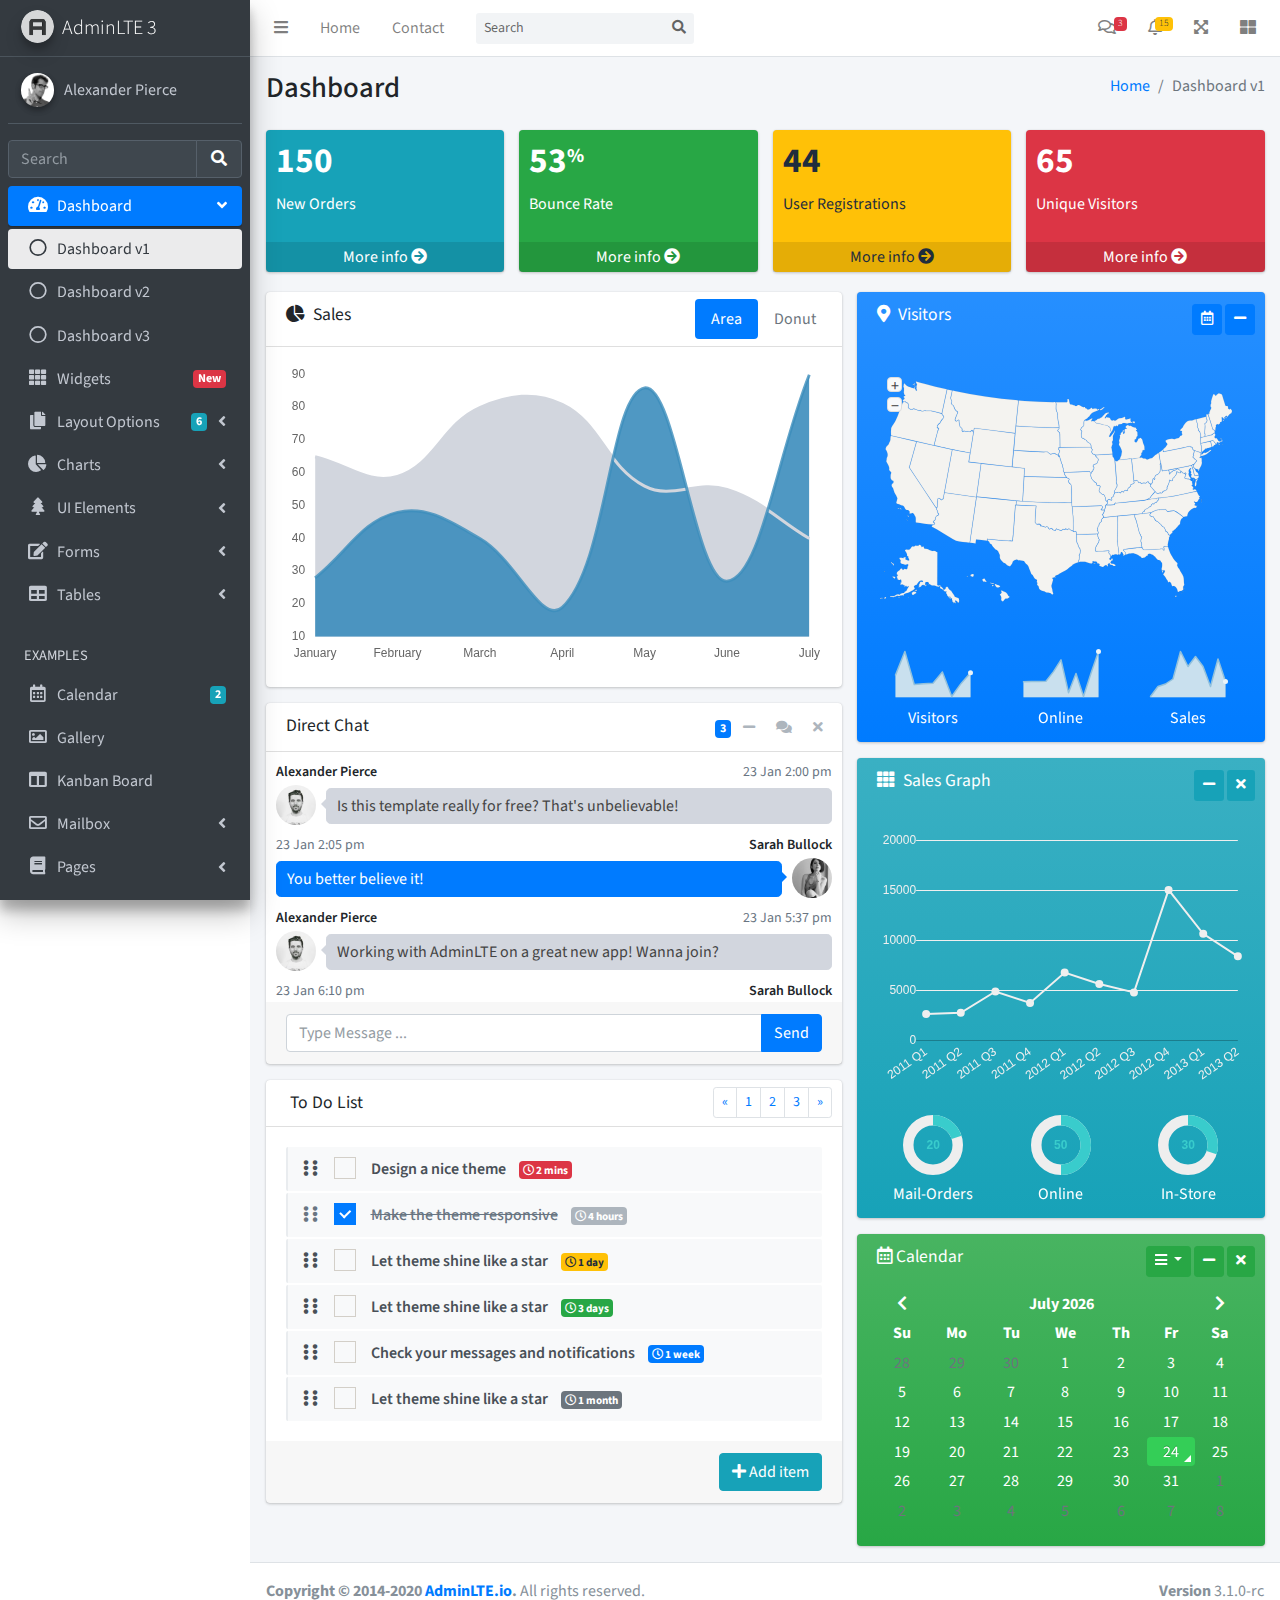
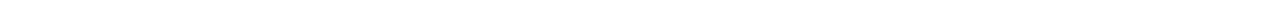
<file: src/main/webapp/resources/index.html>
<!DOCTYPE html>
<html lang="en">
<head>
  <meta charset="utf-8">
  <meta name="viewport" content="width=device-width, initial-scale=1">
  <title>AdminLTE 3 | Dashboard</title>

  <!-- Google Font: Source Sans Pro -->
  <link rel="stylesheet" href="https://fonts.googleapis.com/css?family=Source+Sans+Pro:300,400,400i,700&display=fallback">
  <!-- Font Awesome -->
  <link rel="stylesheet" href="plugins/fontawesome-free/css/all.min.css">
  <!-- Ionicons -->
  <link rel="stylesheet" href="https://code.ionicframework.com/ionicons/2.0.1/css/ionicons.min.css">
  <!-- Tempusdominus Bootstrap 4 -->
  <link rel="stylesheet" href="plugins/tempusdominus-bootstrap-4/css/tempusdominus-bootstrap-4.min.css">
  <!-- iCheck -->
  <link rel="stylesheet" href="plugins/icheck-bootstrap/icheck-bootstrap.min.css">
  <!-- JQVMap -->
  <link rel="stylesheet" href="plugins/jqvmap/jqvmap.min.css">
  <!-- Theme style -->
  <link rel="stylesheet" href="dist/css/adminlte.min.css">
  <!-- overlayScrollbars -->
  <link rel="stylesheet" href="plugins/overlayScrollbars/css/OverlayScrollbars.min.css">
  <!-- Daterange picker -->
  <link rel="stylesheet" href="plugins/daterangepicker/daterangepicker.css">
  <!-- summernote -->
  <link rel="stylesheet" href="plugins/summernote/summernote-bs4.min.css">
</head>
<body class="hold-transition sidebar-mini layout-fixed">
<div class="wrapper">

  <!-- Navbar -->
  <nav class="main-header navbar navbar-expand navbar-white navbar-light">
    <!-- Left navbar links -->
    <ul class="navbar-nav">
      <li class="nav-item">
        <a class="nav-link" data-widget="pushmenu" href="#" role="button"><i class="fas fa-bars"></i></a>
      </li>
      <li class="nav-item d-none d-sm-inline-block">
        <a href="index3.html" class="nav-link">Home</a>
      </li>
      <li class="nav-item d-none d-sm-inline-block">
        <a href="#" class="nav-link">Contact</a>
      </li>
    </ul>

    <!-- SEARCH FORM -->
    <form class="form-inline ml-3">
      <div class="input-group input-group-sm">
        <input class="form-control form-control-navbar" type="search" placeholder="Search" aria-label="Search">
        <div class="input-group-append">
          <button class="btn btn-navbar" type="submit">
            <i class="fas fa-search"></i>
          </button>
        </div>
      </div>
    </form>

    <!-- Right navbar links -->
    <ul class="navbar-nav ml-auto">
      <!-- Messages Dropdown Menu -->
      <li class="nav-item dropdown">
        <a class="nav-link" data-toggle="dropdown" href="#">
          <i class="far fa-comments"></i>
          <span class="badge badge-danger navbar-badge">3</span>
        </a>
        <div class="dropdown-menu dropdown-menu-lg dropdown-menu-right">
          <a href="#" class="dropdown-item">
            <!-- Message Start -->
            <div class="media">
              <img src="dist/img/user1-128x128.jpg" alt="User Avatar" class="img-size-50 mr-3 img-circle">
              <div class="media-body">
                <h3 class="dropdown-item-title">
                  Brad Diesel
                  <span class="float-right text-sm text-danger"><i class="fas fa-star"></i></span>
                </h3>
                <p class="text-sm">Call me whenever you can...</p>
                <p class="text-sm text-muted"><i class="far fa-clock mr-1"></i> 4 Hours Ago</p>
              </div>
            </div>
            <!-- Message End -->
          </a>
          <div class="dropdown-divider"></div>
          <a href="#" class="dropdown-item">
            <!-- Message Start -->
            <div class="media">
              <img src="dist/img/user8-128x128.jpg" alt="User Avatar" class="img-size-50 img-circle mr-3">
              <div class="media-body">
                <h3 class="dropdown-item-title">
                  John Pierce
                  <span class="float-right text-sm text-muted"><i class="fas fa-star"></i></span>
                </h3>
                <p class="text-sm">I got your message bro</p>
                <p class="text-sm text-muted"><i class="far fa-clock mr-1"></i> 4 Hours Ago</p>
              </div>
            </div>
            <!-- Message End -->
          </a>
          <div class="dropdown-divider"></div>
          <a href="#" class="dropdown-item">
            <!-- Message Start -->
            <div class="media">
              <img src="dist/img/user3-128x128.jpg" alt="User Avatar" class="img-size-50 img-circle mr-3">
              <div class="media-body">
                <h3 class="dropdown-item-title">
                  Nora Silvester
                  <span class="float-right text-sm text-warning"><i class="fas fa-star"></i></span>
                </h3>
                <p class="text-sm">The subject goes here</p>
                <p class="text-sm text-muted"><i class="far fa-clock mr-1"></i> 4 Hours Ago</p>
              </div>
            </div>
            <!-- Message End -->
          </a>
          <div class="dropdown-divider"></div>
          <a href="#" class="dropdown-item dropdown-footer">See All Messages</a>
        </div>
      </li>
      <!-- Notifications Dropdown Menu -->
      <li class="nav-item dropdown">
        <a class="nav-link" data-toggle="dropdown" href="#">
          <i class="far fa-bell"></i>
          <span class="badge badge-warning navbar-badge">15</span>
        </a>
        <div class="dropdown-menu dropdown-menu-lg dropdown-menu-right">
          <span class="dropdown-item dropdown-header">15 Notifications</span>
          <div class="dropdown-divider"></div>
          <a href="#" class="dropdown-item">
            <i class="fas fa-envelope mr-2"></i> 4 new messages
            <span class="float-right text-muted text-sm">3 mins</span>
          </a>
          <div class="dropdown-divider"></div>
          <a href="#" class="dropdown-item">
            <i class="fas fa-users mr-2"></i> 8 friend requests
            <span class="float-right text-muted text-sm">12 hours</span>
          </a>
          <div class="dropdown-divider"></div>
          <a href="#" class="dropdown-item">
            <i class="fas fa-file mr-2"></i> 3 new reports
            <span class="float-right text-muted text-sm">2 days</span>
          </a>
          <div class="dropdown-divider"></div>
          <a href="#" class="dropdown-item dropdown-footer">See All Notifications</a>
        </div>
      </li>
      <li class="nav-item">
        <a class="nav-link" data-widget="fullscreen" href="#" role="button">
          <i class="fas fa-expand-arrows-alt"></i>
        </a>
      </li>
      <li class="nav-item">
        <a class="nav-link" data-widget="control-sidebar" data-slide="true" href="#" role="button">
          <i class="fas fa-th-large"></i>
        </a>
      </li>
    </ul>
  </nav>
  <!-- /.navbar -->

  <!-- Main Sidebar Container -->
  <aside class="main-sidebar sidebar-dark-primary elevation-4">
    <!-- Brand Logo -->
    <a href="index3.html" class="brand-link">
      <img src="dist/img/AdminLTELogo.png" alt="AdminLTE Logo" class="brand-image img-circle elevation-3" style="opacity: .8">
      <span class="brand-text font-weight-light">AdminLTE 3</span>
    </a>

    <!-- Sidebar -->
    <div class="sidebar">
      <!-- Sidebar user panel (optional) -->
      <div class="user-panel mt-3 pb-3 mb-3 d-flex">
        <div class="image">
          <img src="dist/img/user2-160x160.jpg" class="img-circle elevation-2" alt="User Image">
        </div>
        <div class="info">
          <a href="#" class="d-block">Alexander Pierce</a>
        </div>
      </div>

      <!-- SidebarSearch Form -->
      <div class="form-inline">
        <div class="input-group" data-widget="sidebar-search">
          <input class="form-control form-control-sidebar" type="search" placeholder="Search" aria-label="Search">
          <div class="input-group-append">
            <button class="btn btn-sidebar">
              <i class="fas fa-search fa-fw"></i>
            </button>
          </div>
        </div>
      </div>

      <!-- Sidebar Menu -->
      <nav class="mt-2">
        <ul class="nav nav-pills nav-sidebar flex-column" data-widget="treeview" role="menu" data-accordion="false">
          <!-- Add icons to the links using the .nav-icon class
               with font-awesome or any other icon font library -->
          <li class="nav-item menu-open">
            <a href="#" class="nav-link active">
              <i class="nav-icon fas fa-tachometer-alt"></i>
              <p>
                Dashboard
                <i class="right fas fa-angle-left"></i>
              </p>
            </a>
            <ul class="nav nav-treeview">
              <li class="nav-item">
                <a href="./index.html" class="nav-link active">
                  <i class="far fa-circle nav-icon"></i>
                  <p>Dashboard v1</p>
                </a>
              </li>
              <li class="nav-item">
                <a href="./index2.html" class="nav-link">
                  <i class="far fa-circle nav-icon"></i>
                  <p>Dashboard v2</p>
                </a>
              </li>
              <li class="nav-item">
                <a href="./index3.html" class="nav-link">
                  <i class="far fa-circle nav-icon"></i>
                  <p>Dashboard v3</p>
                </a>
              </li>
            </ul>
          </li>
          <li class="nav-item">
            <a href="pages/widgets.html" class="nav-link">
              <i class="nav-icon fas fa-th"></i>
              <p>
                Widgets
                <span class="right badge badge-danger">New</span>
              </p>
            </a>
          </li>
          <li class="nav-item">
            <a href="#" class="nav-link">
              <i class="nav-icon fas fa-copy"></i>
              <p>
                Layout Options
                <i class="fas fa-angle-left right"></i>
                <span class="badge badge-info right">6</span>
              </p>
            </a>
            <ul class="nav nav-treeview">
              <li class="nav-item">
                <a href="pages/layout/top-nav.html" class="nav-link">
                  <i class="far fa-circle nav-icon"></i>
                  <p>Top Navigation</p>
                </a>
              </li>
              <li class="nav-item">
                <a href="pages/layout/top-nav-sidebar.html" class="nav-link">
                  <i class="far fa-circle nav-icon"></i>
                  <p>Top Navigation + Sidebar</p>
                </a>
              </li>
              <li class="nav-item">
                <a href="pages/layout/boxed.html" class="nav-link">
                  <i class="far fa-circle nav-icon"></i>
                  <p>Boxed</p>
                </a>
              </li>
              <li class="nav-item">
                <a href="pages/layout/fixed-sidebar.html" class="nav-link">
                  <i class="far fa-circle nav-icon"></i>
                  <p>Fixed Sidebar</p>
                </a>
              </li>
              <li class="nav-item">
                <a href="pages/layout/fixed-sidebar-custom.html" class="nav-link">
                  <i class="far fa-circle nav-icon"></i>
                  <p>Fixed Sidebar <small>+ Custom Area</small></p>
                </a>
              </li>
              <li class="nav-item">
                <a href="pages/layout/fixed-topnav.html" class="nav-link">
                  <i class="far fa-circle nav-icon"></i>
                  <p>Fixed Navbar</p>
                </a>
              </li>
              <li class="nav-item">
                <a href="pages/layout/fixed-footer.html" class="nav-link">
                  <i class="far fa-circle nav-icon"></i>
                  <p>Fixed Footer</p>
                </a>
              </li>
              <li class="nav-item">
                <a href="pages/layout/collapsed-sidebar.html" class="nav-link">
                  <i class="far fa-circle nav-icon"></i>
                  <p>Collapsed Sidebar</p>
                </a>
              </li>
            </ul>
          </li>
          <li class="nav-item">
            <a href="#" class="nav-link">
              <i class="nav-icon fas fa-chart-pie"></i>
              <p>
                Charts
                <i class="right fas fa-angle-left"></i>
              </p>
            </a>
            <ul class="nav nav-treeview">
              <li class="nav-item">
                <a href="pages/charts/chartjs.html" class="nav-link">
                  <i class="far fa-circle nav-icon"></i>
                  <p>ChartJS</p>
                </a>
              </li>
              <li class="nav-item">
                <a href="pages/charts/flot.html" class="nav-link">
                  <i class="far fa-circle nav-icon"></i>
                  <p>Flot</p>
                </a>
              </li>
              <li class="nav-item">
                <a href="pages/charts/inline.html" class="nav-link">
                  <i class="far fa-circle nav-icon"></i>
                  <p>Inline</p>
                </a>
              </li>
              <li class="nav-item">
                <a href="pages/charts/uplot.html" class="nav-link">
                  <i class="far fa-circle nav-icon"></i>
                  <p>uPlot</p>
                </a>
              </li>
            </ul>
          </li>
          <li class="nav-item">
            <a href="#" class="nav-link">
              <i class="nav-icon fas fa-tree"></i>
              <p>
                UI Elements
                <i class="fas fa-angle-left right"></i>
              </p>
            </a>
            <ul class="nav nav-treeview">
              <li class="nav-item">
                <a href="pages/UI/general.html" class="nav-link">
                  <i class="far fa-circle nav-icon"></i>
                  <p>General</p>
                </a>
              </li>
              <li class="nav-item">
                <a href="pages/UI/icons.html" class="nav-link">
                  <i class="far fa-circle nav-icon"></i>
                  <p>Icons</p>
                </a>
              </li>
              <li class="nav-item">
                <a href="pages/UI/buttons.html" class="nav-link">
                  <i class="far fa-circle nav-icon"></i>
                  <p>Buttons</p>
                </a>
              </li>
              <li class="nav-item">
                <a href="pages/UI/sliders.html" class="nav-link">
                  <i class="far fa-circle nav-icon"></i>
                  <p>Sliders</p>
                </a>
              </li>
              <li class="nav-item">
                <a href="pages/UI/modals.html" class="nav-link">
                  <i class="far fa-circle nav-icon"></i>
                  <p>Modals & Alerts</p>
                </a>
              </li>
              <li class="nav-item">
                <a href="pages/UI/navbar.html" class="nav-link">
                  <i class="far fa-circle nav-icon"></i>
                  <p>Navbar & Tabs</p>
                </a>
              </li>
              <li class="nav-item">
                <a href="pages/UI/timeline.html" class="nav-link">
                  <i class="far fa-circle nav-icon"></i>
                  <p>Timeline</p>
                </a>
              </li>
              <li class="nav-item">
                <a href="pages/UI/ribbons.html" class="nav-link">
                  <i class="far fa-circle nav-icon"></i>
                  <p>Ribbons</p>
                </a>
              </li>
            </ul>
          </li>
          <li class="nav-item">
            <a href="#" class="nav-link">
              <i class="nav-icon fas fa-edit"></i>
              <p>
                Forms
                <i class="fas fa-angle-left right"></i>
              </p>
            </a>
            <ul class="nav nav-treeview">
              <li class="nav-item">
                <a href="pages/forms/general.html" class="nav-link">
                  <i class="far fa-circle nav-icon"></i>
                  <p>General Elements</p>
                </a>
              </li>
              <li class="nav-item">
                <a href="pages/forms/advanced.html" class="nav-link">
                  <i class="far fa-circle nav-icon"></i>
                  <p>Advanced Elements</p>
                </a>
              </li>
              <li class="nav-item">
                <a href="pages/forms/editors.html" class="nav-link">
                  <i class="far fa-circle nav-icon"></i>
                  <p>Editors</p>
                </a>
              </li>
              <li class="nav-item">
                <a href="pages/forms/validation.html" class="nav-link">
                  <i class="far fa-circle nav-icon"></i>
                  <p>Validation</p>
                </a>
              </li>
            </ul>
          </li>
          <li class="nav-item">
            <a href="#" class="nav-link">
              <i class="nav-icon fas fa-table"></i>
              <p>
                Tables
                <i class="fas fa-angle-left right"></i>
              </p>
            </a>
            <ul class="nav nav-treeview">
              <li class="nav-item">
                <a href="pages/tables/simple.html" class="nav-link">
                  <i class="far fa-circle nav-icon"></i>
                  <p>Simple Tables</p>
                </a>
              </li>
              <li class="nav-item">
                <a href="pages/tables/data.html" class="nav-link">
                  <i class="far fa-circle nav-icon"></i>
                  <p>DataTables</p>
                </a>
              </li>
              <li class="nav-item">
                <a href="pages/tables/jsgrid.html" class="nav-link">
                  <i class="far fa-circle nav-icon"></i>
                  <p>jsGrid</p>
                </a>
              </li>
            </ul>
          </li>
          <li class="nav-header">EXAMPLES</li>
          <li class="nav-item">
            <a href="pages/calendar.html" class="nav-link">
              <i class="nav-icon far fa-calendar-alt"></i>
              <p>
                Calendar
                <span class="badge badge-info right">2</span>
              </p>
            </a>
          </li>
          <li class="nav-item">
            <a href="pages/gallery.html" class="nav-link">
              <i class="nav-icon far fa-image"></i>
              <p>
                Gallery
              </p>
            </a>
          </li>
          <li class="nav-item">
            <a href="pages/kanban.html" class="nav-link">
              <i class="nav-icon fas fa-columns"></i>
              <p>
                Kanban Board
              </p>
            </a>
          </li>
          <li class="nav-item">
            <a href="#" class="nav-link">
              <i class="nav-icon far fa-envelope"></i>
              <p>
                Mailbox
                <i class="fas fa-angle-left right"></i>
              </p>
            </a>
            <ul class="nav nav-treeview">
              <li class="nav-item">
                <a href="pages/mailbox/mailbox.html" class="nav-link">
                  <i class="far fa-circle nav-icon"></i>
                  <p>Inbox</p>
                </a>
              </li>
              <li class="nav-item">
                <a href="pages/mailbox/compose.html" class="nav-link">
                  <i class="far fa-circle nav-icon"></i>
                  <p>Compose</p>
                </a>
              </li>
              <li class="nav-item">
                <a href="pages/mailbox/read-mail.html" class="nav-link">
                  <i class="far fa-circle nav-icon"></i>
                  <p>Read</p>
                </a>
              </li>
            </ul>
          </li>
          <li class="nav-item">
            <a href="#" class="nav-link">
              <i class="nav-icon fas fa-book"></i>
              <p>
                Pages
                <i class="fas fa-angle-left right"></i>
              </p>
            </a>
            <ul class="nav nav-treeview">
              <li class="nav-item">
                <a href="pages/examples/invoice.html" class="nav-link">
                  <i class="far fa-circle nav-icon"></i>
                  <p>Invoice</p>
                </a>
              </li>
              <li class="nav-item">
                <a href="pages/examples/profile.html" class="nav-link">
                  <i class="far fa-circle nav-icon"></i>
                  <p>Profile</p>
                </a>
              </li>
              <li class="nav-item">
                <a href="pages/examples/e-commerce.html" class="nav-link">
                  <i class="far fa-circle nav-icon"></i>
                  <p>E-commerce</p>
                </a>
              </li>
              <li class="nav-item">
                <a href="pages/examples/projects.html" class="nav-link">
                  <i class="far fa-circle nav-icon"></i>
                  <p>Projects</p>
                </a>
              </li>
              <li class="nav-item">
                <a href="pages/examples/project-add.html" class="nav-link">
                  <i class="far fa-circle nav-icon"></i>
                  <p>Project Add</p>
                </a>
              </li>
              <li class="nav-item">
                <a href="pages/examples/project-edit.html" class="nav-link">
                  <i class="far fa-circle nav-icon"></i>
                  <p>Project Edit</p>
                </a>
              </li>
              <li class="nav-item">
                <a href="pages/examples/project-detail.html" class="nav-link">
                  <i class="far fa-circle nav-icon"></i>
                  <p>Project Detail</p>
                </a>
              </li>
              <li class="nav-item">
                <a href="pages/examples/contacts.html" class="nav-link">
                  <i class="far fa-circle nav-icon"></i>
                  <p>Contacts</p>
                </a>
              </li>
              <li class="nav-item">
                <a href="pages/examples/faq.html" class="nav-link">
                  <i class="far fa-circle nav-icon"></i>
                  <p>FAQ</p>
                </a>
              </li>
              <li class="nav-item">
                <a href="pages/examples/contact-us.html" class="nav-link">
                  <i class="far fa-circle nav-icon"></i>
                  <p>Contact us</p>
                </a>
              </li>
            </ul>
          </li>
          <li class="nav-item">
            <a href="#" class="nav-link">
              <i class="nav-icon far fa-plus-square"></i>
              <p>
                Extras
                <i class="fas fa-angle-left right"></i>
              </p>
            </a>
            <ul class="nav nav-treeview">
              <li class="nav-item">
                <a href="#" class="nav-link">
                  <i class="far fa-circle nav-icon"></i>
                  <p>
                    Login & Register v1
                    <i class="fas fa-angle-left right"></i>
                  </p>
                </a>
                <ul class="nav nav-treeview">
                  <li class="nav-item">
                    <a href="pages/examples/login.html" class="nav-link">
                      <i class="far fa-circle nav-icon"></i>
                      <p>Login v1</p>
                    </a>
                  </li>
                  <li class="nav-item">
                    <a href="pages/examples/register.html" class="nav-link">
                      <i class="far fa-circle nav-icon"></i>
                      <p>Register v1</p>
                    </a>
                  </li>
                  <li class="nav-item">
                    <a href="pages/examples/forgot-password.html" class="nav-link">
                      <i class="far fa-circle nav-icon"></i>
                      <p>Forgot Password v1</p>
                    </a>
                  </li>
                  <li class="nav-item">
                    <a href="pages/examples/recover-password.html" class="nav-link">
                      <i class="far fa-circle nav-icon"></i>
                      <p>Recover Password v1</p>
                    </a>
                  </li>
                </ul>
              </li>
              <li class="nav-item">
                <a href="#" class="nav-link">
                  <i class="far fa-circle nav-icon"></i>
                  <p>
                    Login & Register v2
                    <i class="fas fa-angle-left right"></i>
                  </p>
                </a>
                <ul class="nav nav-treeview">
                  <li class="nav-item">
                    <a href="pages/examples/login-v2.html" class="nav-link">
                      <i class="far fa-circle nav-icon"></i>
                      <p>Login v2</p>
                    </a>
                  </li>
                  <li class="nav-item">
                    <a href="pages/examples/register-v2.html" class="nav-link">
                      <i class="far fa-circle nav-icon"></i>
                      <p>Register v2</p>
                    </a>
                  </li>
                  <li class="nav-item">
                    <a href="pages/examples/forgot-password-v2.html" class="nav-link">
                      <i class="far fa-circle nav-icon"></i>
                      <p>Forgot Password v2</p>
                    </a>
                  </li>
                  <li class="nav-item">
                    <a href="pages/examples/recover-password-v2.html" class="nav-link">
                      <i class="far fa-circle nav-icon"></i>
                      <p>Recover Password v2</p>
                    </a>
                  </li>
                </ul>
              </li>
              <li class="nav-item">
                <a href="pages/examples/lockscreen.html" class="nav-link">
                  <i class="far fa-circle nav-icon"></i>
                  <p>Lockscreen</p>
                </a>
              </li>
              <li class="nav-item">
                <a href="pages/examples/legacy-user-menu.html" class="nav-link">
                  <i class="far fa-circle nav-icon"></i>
                  <p>Legacy User Menu</p>
                </a>
              </li>
              <li class="nav-item">
                <a href="pages/examples/language-menu.html" class="nav-link">
                  <i class="far fa-circle nav-icon"></i>
                  <p>Language Menu</p>
                </a>
              </li>
              <li class="nav-item">
                <a href="pages/examples/404.html" class="nav-link">
                  <i class="far fa-circle nav-icon"></i>
                  <p>Error 404</p>
                </a>
              </li>
              <li class="nav-item">
                <a href="pages/examples/500.html" class="nav-link">
                  <i class="far fa-circle nav-icon"></i>
                  <p>Error 500</p>
                </a>
              </li>
              <li class="nav-item">
                <a href="pages/examples/pace.html" class="nav-link">
                  <i class="far fa-circle nav-icon"></i>
                  <p>Pace</p>
                </a>
              </li>
              <li class="nav-item">
                <a href="pages/examples/blank.html" class="nav-link">
                  <i class="far fa-circle nav-icon"></i>
                  <p>Blank Page</p>
                </a>
              </li>
              <li class="nav-item">
                <a href="starter.html" class="nav-link">
                  <i class="far fa-circle nav-icon"></i>
                  <p>Starter Page</p>
                </a>
              </li>
            </ul>
          </li>
          <li class="nav-item">
            <a href="#" class="nav-link">
              <i class="nav-icon fas fa-search"></i>
              <p>
                Search
                <i class="fas fa-angle-left right"></i>
              </p>
            </a>
            <ul class="nav nav-treeview">
              <li class="nav-item">
                <a href="pages/search/simple.html" class="nav-link">
                  <i class="far fa-circle nav-icon"></i>
                  <p>Simple Search</p>
                </a>
              </li>
              <li class="nav-item">
                <a href="pages/search/enhanced.html" class="nav-link">
                  <i class="far fa-circle nav-icon"></i>
                  <p>Enhanced</p>
                </a>
              </li>
            </ul>
          </li>
          <li class="nav-header">MISCELLANEOUS</li>
          <li class="nav-item">
            <a href="iframe.html" class="nav-link">
              <i class="nav-icon fas fa-ellipsis-h"></i>
              <p>Tabbed IFrame Plugin</p>
            </a>
          </li>
          <li class="nav-item">
            <a href="https://adminlte.io/docs/3.1/" class="nav-link">
              <i class="nav-icon fas fa-file"></i>
              <p>Documentation</p>
            </a>
          </li>
          <li class="nav-header">MULTI LEVEL EXAMPLE</li>
          <li class="nav-item">
            <a href="#" class="nav-link">
              <i class="fas fa-circle nav-icon"></i>
              <p>Level 1</p>
            </a>
          </li>
          <li class="nav-item">
            <a href="#" class="nav-link">
              <i class="nav-icon fas fa-circle"></i>
              <p>
                Level 1
                <i class="right fas fa-angle-left"></i>
              </p>
            </a>
            <ul class="nav nav-treeview">
              <li class="nav-item">
                <a href="#" class="nav-link">
                  <i class="far fa-circle nav-icon"></i>
                  <p>Level 2</p>
                </a>
              </li>
              <li class="nav-item">
                <a href="#" class="nav-link">
                  <i class="far fa-circle nav-icon"></i>
                  <p>
                    Level 2
                    <i class="right fas fa-angle-left"></i>
                  </p>
                </a>
                <ul class="nav nav-treeview">
                  <li class="nav-item">
                    <a href="#" class="nav-link">
                      <i class="far fa-dot-circle nav-icon"></i>
                      <p>Level 3</p>
                    </a>
                  </li>
                  <li class="nav-item">
                    <a href="#" class="nav-link">
                      <i class="far fa-dot-circle nav-icon"></i>
                      <p>Level 3</p>
                    </a>
                  </li>
                  <li class="nav-item">
                    <a href="#" class="nav-link">
                      <i class="far fa-dot-circle nav-icon"></i>
                      <p>Level 3</p>
                    </a>
                  </li>
                </ul>
              </li>
              <li class="nav-item">
                <a href="#" class="nav-link">
                  <i class="far fa-circle nav-icon"></i>
                  <p>Level 2</p>
                </a>
              </li>
            </ul>
          </li>
          <li class="nav-item">
            <a href="#" class="nav-link">
              <i class="fas fa-circle nav-icon"></i>
              <p>Level 1</p>
            </a>
          </li>
          <li class="nav-header">LABELS</li>
          <li class="nav-item">
            <a href="#" class="nav-link">
              <i class="nav-icon far fa-circle text-danger"></i>
              <p class="text">Important</p>
            </a>
          </li>
          <li class="nav-item">
            <a href="#" class="nav-link">
              <i class="nav-icon far fa-circle text-warning"></i>
              <p>Warning</p>
            </a>
          </li>
          <li class="nav-item">
            <a href="#" class="nav-link">
              <i class="nav-icon far fa-circle text-info"></i>
              <p>Informational</p>
            </a>
          </li>
        </ul>
      </nav>
      <!-- /.sidebar-menu -->
    </div>
    <!-- /.sidebar -->
  </aside>

  <!-- Content Wrapper. Contains page content -->
  <div class="content-wrapper">
    <!-- Content Header (Page header) -->
    <div class="content-header">
      <div class="container-fluid">
        <div class="row mb-2">
          <div class="col-sm-6">
            <h1 class="m-0">Dashboard</h1>
          </div><!-- /.col -->
          <div class="col-sm-6">
            <ol class="breadcrumb float-sm-right">
              <li class="breadcrumb-item"><a href="#">Home</a></li>
              <li class="breadcrumb-item active">Dashboard v1</li>
            </ol>
          </div><!-- /.col -->
        </div><!-- /.row -->
      </div><!-- /.container-fluid -->
    </div>
    <!-- /.content-header -->

    <!-- Main content -->
    <section class="content">
      <div class="container-fluid">
        <!-- Small boxes (Stat box) -->
        <div class="row">
          <div class="col-lg-3 col-6">
            <!-- small box -->
            <div class="small-box bg-info">
              <div class="inner">
                <h3>150</h3>

                <p>New Orders</p>
              </div>
              <div class="icon">
                <i class="ion ion-bag"></i>
              </div>
              <a href="#" class="small-box-footer">More info <i class="fas fa-arrow-circle-right"></i></a>
            </div>
          </div>
          <!-- ./col -->
          <div class="col-lg-3 col-6">
            <!-- small box -->
            <div class="small-box bg-success">
              <div class="inner">
                <h3>53<sup style="font-size: 20px">%</sup></h3>

                <p>Bounce Rate</p>
              </div>
              <div class="icon">
                <i class="ion ion-stats-bars"></i>
              </div>
              <a href="#" class="small-box-footer">More info <i class="fas fa-arrow-circle-right"></i></a>
            </div>
          </div>
          <!-- ./col -->
          <div class="col-lg-3 col-6">
            <!-- small box -->
            <div class="small-box bg-warning">
              <div class="inner">
                <h3>44</h3>

                <p>User Registrations</p>
              </div>
              <div class="icon">
                <i class="ion ion-person-add"></i>
              </div>
              <a href="#" class="small-box-footer">More info <i class="fas fa-arrow-circle-right"></i></a>
            </div>
          </div>
          <!-- ./col -->
          <div class="col-lg-3 col-6">
            <!-- small box -->
            <div class="small-box bg-danger">
              <div class="inner">
                <h3>65</h3>

                <p>Unique Visitors</p>
              </div>
              <div class="icon">
                <i class="ion ion-pie-graph"></i>
              </div>
              <a href="#" class="small-box-footer">More info <i class="fas fa-arrow-circle-right"></i></a>
            </div>
          </div>
          <!-- ./col -->
        </div>
        <!-- /.row -->
        <!-- Main row -->
        <div class="row">
          <!-- Left col -->
          <section class="col-lg-7 connectedSortable">
            <!-- Custom tabs (Charts with tabs)-->
            <div class="card">
              <div class="card-header">
                <h3 class="card-title">
                  <i class="fas fa-chart-pie mr-1"></i>
                  Sales
                </h3>
                <div class="card-tools">
                  <ul class="nav nav-pills ml-auto">
                    <li class="nav-item">
                      <a class="nav-link active" href="#revenue-chart" data-toggle="tab">Area</a>
                    </li>
                    <li class="nav-item">
                      <a class="nav-link" href="#sales-chart" data-toggle="tab">Donut</a>
                    </li>
                  </ul>
                </div>
              </div><!-- /.card-header -->
              <div class="card-body">
                <div class="tab-content p-0">
                  <!-- Morris chart - Sales -->
                  <div class="chart tab-pane active" id="revenue-chart"
                       style="position: relative; height: 300px;">
                      <canvas id="revenue-chart-canvas" height="300" style="height: 300px;"></canvas>
                   </div>
                  <div class="chart tab-pane" id="sales-chart" style="position: relative; height: 300px;">
                    <canvas id="sales-chart-canvas" height="300" style="height: 300px;"></canvas>
                  </div>
                </div>
              </div><!-- /.card-body -->
            </div>
            <!-- /.card -->

            <!-- DIRECT CHAT -->
            <div class="card direct-chat direct-chat-primary">
              <div class="card-header">
                <h3 class="card-title">Direct Chat</h3>

                <div class="card-tools">
                  <span title="3 New Messages" class="badge badge-primary">3</span>
                  <button type="button" class="btn btn-tool" data-card-widget="collapse">
                    <i class="fas fa-minus"></i>
                  </button>
                  <button type="button" class="btn btn-tool" title="Contacts" data-widget="chat-pane-toggle">
                    <i class="fas fa-comments"></i>
                  </button>
                  <button type="button" class="btn btn-tool" data-card-widget="remove">
                    <i class="fas fa-times"></i>
                  </button>
                </div>
              </div>
              <!-- /.card-header -->
              <div class="card-body">
                <!-- Conversations are loaded here -->
                <div class="direct-chat-messages">
                  <!-- Message. Default to the left -->
                  <div class="direct-chat-msg">
                    <div class="direct-chat-infos clearfix">
                      <span class="direct-chat-name float-left">Alexander Pierce</span>
                      <span class="direct-chat-timestamp float-right">23 Jan 2:00 pm</span>
                    </div>
                    <!-- /.direct-chat-infos -->
                    <img class="direct-chat-img" src="dist/img/user1-128x128.jpg" alt="message user image">
                    <!-- /.direct-chat-img -->
                    <div class="direct-chat-text">
                      Is this template really for free? That's unbelievable!
                    </div>
                    <!-- /.direct-chat-text -->
                  </div>
                  <!-- /.direct-chat-msg -->

                  <!-- Message to the right -->
                  <div class="direct-chat-msg right">
                    <div class="direct-chat-infos clearfix">
                      <span class="direct-chat-name float-right">Sarah Bullock</span>
                      <span class="direct-chat-timestamp float-left">23 Jan 2:05 pm</span>
                    </div>
                    <!-- /.direct-chat-infos -->
                    <img class="direct-chat-img" src="dist/img/user3-128x128.jpg" alt="message user image">
                    <!-- /.direct-chat-img -->
                    <div class="direct-chat-text">
                      You better believe it!
                    </div>
                    <!-- /.direct-chat-text -->
                  </div>
                  <!-- /.direct-chat-msg -->

                  <!-- Message. Default to the left -->
                  <div class="direct-chat-msg">
                    <div class="direct-chat-infos clearfix">
                      <span class="direct-chat-name float-left">Alexander Pierce</span>
                      <span class="direct-chat-timestamp float-right">23 Jan 5:37 pm</span>
                    </div>
                    <!-- /.direct-chat-infos -->
                    <img class="direct-chat-img" src="dist/img/user1-128x128.jpg" alt="message user image">
                    <!-- /.direct-chat-img -->
                    <div class="direct-chat-text">
                      Working with AdminLTE on a great new app! Wanna join?
                    </div>
                    <!-- /.direct-chat-text -->
                  </div>
                  <!-- /.direct-chat-msg -->

                  <!-- Message to the right -->
                  <div class="direct-chat-msg right">
                    <div class="direct-chat-infos clearfix">
                      <span class="direct-chat-name float-right">Sarah Bullock</span>
                      <span class="direct-chat-timestamp float-left">23 Jan 6:10 pm</span>
                    </div>
                    <!-- /.direct-chat-infos -->
                    <img class="direct-chat-img" src="dist/img/user3-128x128.jpg" alt="message user image">
                    <!-- /.direct-chat-img -->
                    <div class="direct-chat-text">
                      I would love to.
                    </div>
                    <!-- /.direct-chat-text -->
                  </div>
                  <!-- /.direct-chat-msg -->

                </div>
                <!--/.direct-chat-messages-->

                <!-- Contacts are loaded here -->
                <div class="direct-chat-contacts">
                  <ul class="contacts-list">
                    <li>
                      <a href="#">
                        <img class="contacts-list-img" src="dist/img/user1-128x128.jpg" alt="User Avatar">

                        <div class="contacts-list-info">
                          <span class="contacts-list-name">
                            Count Dracula
                            <small class="contacts-list-date float-right">2/28/2015</small>
                          </span>
                          <span class="contacts-list-msg">How have you been? I was...</span>
                        </div>
                        <!-- /.contacts-list-info -->
                      </a>
                    </li>
                    <!-- End Contact Item -->
                    <li>
                      <a href="#">
                        <img class="contacts-list-img" src="dist/img/user7-128x128.jpg" alt="User Avatar">

                        <div class="contacts-list-info">
                          <span class="contacts-list-name">
                            Sarah Doe
                            <small class="contacts-list-date float-right">2/23/2015</small>
                          </span>
                          <span class="contacts-list-msg">I will be waiting for...</span>
                        </div>
                        <!-- /.contacts-list-info -->
                      </a>
                    </li>
                    <!-- End Contact Item -->
                    <li>
                      <a href="#">
                        <img class="contacts-list-img" src="dist/img/user3-128x128.jpg" alt="User Avatar">

                        <div class="contacts-list-info">
                          <span class="contacts-list-name">
                            Nadia Jolie
                            <small class="contacts-list-date float-right">2/20/2015</small>
                          </span>
                          <span class="contacts-list-msg">I'll call you back at...</span>
                        </div>
                        <!-- /.contacts-list-info -->
                      </a>
                    </li>
                    <!-- End Contact Item -->
                    <li>
                      <a href="#">
                        <img class="contacts-list-img" src="dist/img/user5-128x128.jpg" alt="User Avatar">

                        <div class="contacts-list-info">
                          <span class="contacts-list-name">
                            Nora S. Vans
                            <small class="contacts-list-date float-right">2/10/2015</small>
                          </span>
                          <span class="contacts-list-msg">Where is your new...</span>
                        </div>
                        <!-- /.contacts-list-info -->
                      </a>
                    </li>
                    <!-- End Contact Item -->
                    <li>
                      <a href="#">
                        <img class="contacts-list-img" src="dist/img/user6-128x128.jpg" alt="User Avatar">

                        <div class="contacts-list-info">
                          <span class="contacts-list-name">
                            John K.
                            <small class="contacts-list-date float-right">1/27/2015</small>
                          </span>
                          <span class="contacts-list-msg">Can I take a look at...</span>
                        </div>
                        <!-- /.contacts-list-info -->
                      </a>
                    </li>
                    <!-- End Contact Item -->
                    <li>
                      <a href="#">
                        <img class="contacts-list-img" src="dist/img/user8-128x128.jpg" alt="User Avatar">

                        <div class="contacts-list-info">
                          <span class="contacts-list-name">
                            Kenneth M.
                            <small class="contacts-list-date float-right">1/4/2015</small>
                          </span>
                          <span class="contacts-list-msg">Never mind I found...</span>
                        </div>
                        <!-- /.contacts-list-info -->
                      </a>
                    </li>
                    <!-- End Contact Item -->
                  </ul>
                  <!-- /.contacts-list -->
                </div>
                <!-- /.direct-chat-pane -->
              </div>
              <!-- /.card-body -->
              <div class="card-footer">
                <form action="#" method="post">
                  <div class="input-group">
                    <input type="text" name="message" placeholder="Type Message ..." class="form-control">
                    <span class="input-group-append">
                      <button type="button" class="btn btn-primary">Send</button>
                    </span>
                  </div>
                </form>
              </div>
              <!-- /.card-footer-->
            </div>
            <!--/.direct-chat -->

            <!-- TO DO List -->
            <div class="card">
              <div class="card-header">
                <h3 class="card-title">
                  <i class="ion ion-clipboard mr-1"></i>
                  To Do List
                </h3>

                <div class="card-tools">
                  <ul class="pagination pagination-sm">
                    <li class="page-item"><a href="#" class="page-link">&laquo;</a></li>
                    <li class="page-item"><a href="#" class="page-link">1</a></li>
                    <li class="page-item"><a href="#" class="page-link">2</a></li>
                    <li class="page-item"><a href="#" class="page-link">3</a></li>
                    <li class="page-item"><a href="#" class="page-link">&raquo;</a></li>
                  </ul>
                </div>
              </div>
              <!-- /.card-header -->
              <div class="card-body">
                <ul class="todo-list" data-widget="todo-list">
                  <li>
                    <!-- drag handle -->
                    <span class="handle">
                      <i class="fas fa-ellipsis-v"></i>
                      <i class="fas fa-ellipsis-v"></i>
                    </span>
                    <!-- checkbox -->
                    <div  class="icheck-primary d-inline ml-2">
                      <input type="checkbox" value="" name="todo1" id="todoCheck1">
                      <label for="todoCheck1"></label>
                    </div>
                    <!-- todo text -->
                    <span class="text">Design a nice theme</span>
                    <!-- Emphasis label -->
                    <small class="badge badge-danger"><i class="far fa-clock"></i> 2 mins</small>
                    <!-- General tools such as edit or delete-->
                    <div class="tools">
                      <i class="fas fa-edit"></i>
                      <i class="fas fa-trash-o"></i>
                    </div>
                  </li>
                  <li>
                    <span class="handle">
                      <i class="fas fa-ellipsis-v"></i>
                      <i class="fas fa-ellipsis-v"></i>
                    </span>
                    <div  class="icheck-primary d-inline ml-2">
                      <input type="checkbox" value="" name="todo2" id="todoCheck2" checked>
                      <label for="todoCheck2"></label>
                    </div>
                    <span class="text">Make the theme responsive</span>
                    <small class="badge badge-info"><i class="far fa-clock"></i> 4 hours</small>
                    <div class="tools">
                      <i class="fas fa-edit"></i>
                      <i class="fas fa-trash-o"></i>
                    </div>
                  </li>
                  <li>
                    <span class="handle">
                      <i class="fas fa-ellipsis-v"></i>
                      <i class="fas fa-ellipsis-v"></i>
                    </span>
                    <div  class="icheck-primary d-inline ml-2">
                      <input type="checkbox" value="" name="todo3" id="todoCheck3">
                      <label for="todoCheck3"></label>
                    </div>
                    <span class="text">Let theme shine like a star</span>
                    <small class="badge badge-warning"><i class="far fa-clock"></i> 1 day</small>
                    <div class="tools">
                      <i class="fas fa-edit"></i>
                      <i class="fas fa-trash-o"></i>
                    </div>
                  </li>
                  <li>
                    <span class="handle">
                      <i class="fas fa-ellipsis-v"></i>
                      <i class="fas fa-ellipsis-v"></i>
                    </span>
                    <div  class="icheck-primary d-inline ml-2">
                      <input type="checkbox" value="" name="todo4" id="todoCheck4">
                      <label for="todoCheck4"></label>
                    </div>
                    <span class="text">Let theme shine like a star</span>
                    <small class="badge badge-success"><i class="far fa-clock"></i> 3 days</small>
                    <div class="tools">
                      <i class="fas fa-edit"></i>
                      <i class="fas fa-trash-o"></i>
                    </div>
                  </li>
                  <li>
                    <span class="handle">
                      <i class="fas fa-ellipsis-v"></i>
                      <i class="fas fa-ellipsis-v"></i>
                    </span>
                    <div  class="icheck-primary d-inline ml-2">
                      <input type="checkbox" value="" name="todo5" id="todoCheck5">
                      <label for="todoCheck5"></label>
                    </div>
                    <span class="text">Check your messages and notifications</span>
                    <small class="badge badge-primary"><i class="far fa-clock"></i> 1 week</small>
                    <div class="tools">
                      <i class="fas fa-edit"></i>
                      <i class="fas fa-trash-o"></i>
                    </div>
                  </li>
                  <li>
                    <span class="handle">
                      <i class="fas fa-ellipsis-v"></i>
                      <i class="fas fa-ellipsis-v"></i>
                    </span>
                    <div  class="icheck-primary d-inline ml-2">
                      <input type="checkbox" value="" name="todo6" id="todoCheck6">
                      <label for="todoCheck6"></label>
                    </div>
                    <span class="text">Let theme shine like a star</span>
                    <small class="badge badge-secondary"><i class="far fa-clock"></i> 1 month</small>
                    <div class="tools">
                      <i class="fas fa-edit"></i>
                      <i class="fas fa-trash-o"></i>
                    </div>
                  </li>
                </ul>
              </div>
              <!-- /.card-body -->
              <div class="card-footer clearfix">
                <button type="button" class="btn btn-info float-right"><i class="fas fa-plus"></i> Add item</button>
              </div>
            </div>
            <!-- /.card -->
          </section>
          <!-- /.Left col -->
          <!-- right col (We are only adding the ID to make the widgets sortable)-->
          <section class="col-lg-5 connectedSortable">

            <!-- Map card -->
            <div class="card bg-gradient-primary">
              <div class="card-header border-0">
                <h3 class="card-title">
                  <i class="fas fa-map-marker-alt mr-1"></i>
                  Visitors
                </h3>
                <!-- card tools -->
                <div class="card-tools">
                  <button type="button" class="btn btn-primary btn-sm daterange" title="Date range">
                    <i class="far fa-calendar-alt"></i>
                  </button>
                  <button type="button" class="btn btn-primary btn-sm" data-card-widget="collapse" title="Collapse">
                    <i class="fas fa-minus"></i>
                  </button>
                </div>
                <!-- /.card-tools -->
              </div>
              <div class="card-body">
                <div id="world-map" style="height: 250px; width: 100%;"></div>
              </div>
              <!-- /.card-body-->
              <div class="card-footer bg-transparent">
                <div class="row">
                  <div class="col-4 text-center">
                    <div id="sparkline-1"></div>
                    <div class="text-white">Visitors</div>
                  </div>
                  <!-- ./col -->
                  <div class="col-4 text-center">
                    <div id="sparkline-2"></div>
                    <div class="text-white">Online</div>
                  </div>
                  <!-- ./col -->
                  <div class="col-4 text-center">
                    <div id="sparkline-3"></div>
                    <div class="text-white">Sales</div>
                  </div>
                  <!-- ./col -->
                </div>
                <!-- /.row -->
              </div>
            </div>
            <!-- /.card -->

            <!-- solid sales graph -->
            <div class="card bg-gradient-info">
              <div class="card-header border-0">
                <h3 class="card-title">
                  <i class="fas fa-th mr-1"></i>
                  Sales Graph
                </h3>

                <div class="card-tools">
                  <button type="button" class="btn bg-info btn-sm" data-card-widget="collapse">
                    <i class="fas fa-minus"></i>
                  </button>
                  <button type="button" class="btn bg-info btn-sm" data-card-widget="remove">
                    <i class="fas fa-times"></i>
                  </button>
                </div>
              </div>
              <div class="card-body">
                <canvas class="chart" id="line-chart" style="min-height: 250px; height: 250px; max-height: 250px; max-width: 100%;"></canvas>
              </div>
              <!-- /.card-body -->
              <div class="card-footer bg-transparent">
                <div class="row">
                  <div class="col-4 text-center">
                    <input type="text" class="knob" data-readonly="true" value="20" data-width="60" data-height="60"
                           data-fgColor="#39CCCC">

                    <div class="text-white">Mail-Orders</div>
                  </div>
                  <!-- ./col -->
                  <div class="col-4 text-center">
                    <input type="text" class="knob" data-readonly="true" value="50" data-width="60" data-height="60"
                           data-fgColor="#39CCCC">

                    <div class="text-white">Online</div>
                  </div>
                  <!-- ./col -->
                  <div class="col-4 text-center">
                    <input type="text" class="knob" data-readonly="true" value="30" data-width="60" data-height="60"
                           data-fgColor="#39CCCC">

                    <div class="text-white">In-Store</div>
                  </div>
                  <!-- ./col -->
                </div>
                <!-- /.row -->
              </div>
              <!-- /.card-footer -->
            </div>
            <!-- /.card -->

            <!-- Calendar -->
            <div class="card bg-gradient-success">
              <div class="card-header border-0">

                <h3 class="card-title">
                  <i class="far fa-calendar-alt"></i>
                  Calendar
                </h3>
                <!-- tools card -->
                <div class="card-tools">
                  <!-- button with a dropdown -->
                  <div class="btn-group">
                    <button type="button" class="btn btn-success btn-sm dropdown-toggle" data-toggle="dropdown" data-offset="-52">
                      <i class="fas fa-bars"></i>
                    </button>
                    <div class="dropdown-menu" role="menu">
                      <a href="#" class="dropdown-item">Add new event</a>
                      <a href="#" class="dropdown-item">Clear events</a>
                      <div class="dropdown-divider"></div>
                      <a href="#" class="dropdown-item">View calendar</a>
                    </div>
                  </div>
                  <button type="button" class="btn btn-success btn-sm" data-card-widget="collapse">
                    <i class="fas fa-minus"></i>
                  </button>
                  <button type="button" class="btn btn-success btn-sm" data-card-widget="remove">
                    <i class="fas fa-times"></i>
                  </button>
                </div>
                <!-- /. tools -->
              </div>
              <!-- /.card-header -->
              <div class="card-body pt-0">
                <!--The calendar -->
                <div id="calendar" style="width: 100%"></div>
              </div>
              <!-- /.card-body -->
            </div>
            <!-- /.card -->
          </section>
          <!-- right col -->
        </div>
        <!-- /.row (main row) -->
      </div><!-- /.container-fluid -->
    </section>
    <!-- /.content -->
  </div>
  <!-- /.content-wrapper -->
  <footer class="main-footer">
    <strong>Copyright &copy; 2014-2020 <a href="https://adminlte.io">AdminLTE.io</a>.</strong>
    All rights reserved.
    <div class="float-right d-none d-sm-inline-block">
      <b>Version</b> 3.1.0-rc
    </div>
  </footer>

  <!-- Control Sidebar -->
  <aside class="control-sidebar control-sidebar-dark">
    <!-- Control sidebar content goes here -->
  </aside>
  <!-- /.control-sidebar -->
</div>
<!-- ./wrapper -->

<!-- jQuery -->
<script src="plugins/jquery/jquery.min.js"></script>
<!-- jQuery UI 1.11.4 -->
<script src="plugins/jquery-ui/jquery-ui.min.js"></script>
<!-- Resolve conflict in jQuery UI tooltip with Bootstrap tooltip -->
<script>
  $.widget.bridge('uibutton', $.ui.button)
</script>
<!-- Bootstrap 4 -->
<script src="plugins/bootstrap/js/bootstrap.bundle.min.js"></script>
<!-- ChartJS -->
<script src="plugins/chart.js/Chart.min.js"></script>
<!-- Sparkline -->
<script src="plugins/sparklines/sparkline.js"></script>
<!-- JQVMap -->
<script src="plugins/jqvmap/jquery.vmap.min.js"></script>
<script src="plugins/jqvmap/maps/jquery.vmap.usa.js"></script>
<!-- jQuery Knob Chart -->
<script src="plugins/jquery-knob/jquery.knob.min.js"></script>
<!-- daterangepicker -->
<script src="plugins/moment/moment.min.js"></script>
<script src="plugins/daterangepicker/daterangepicker.js"></script>
<!-- Tempusdominus Bootstrap 4 -->
<script src="plugins/tempusdominus-bootstrap-4/js/tempusdominus-bootstrap-4.min.js"></script>
<!-- Summernote -->
<script src="plugins/summernote/summernote-bs4.min.js"></script>
<!-- overlayScrollbars -->
<script src="plugins/overlayScrollbars/js/jquery.overlayScrollbars.min.js"></script>
<!-- AdminLTE App -->
<script src="dist/js/adminlte.js"></script>
<!-- AdminLTE for demo purposes -->
<script src="dist/js/demo.js"></script>
<!-- AdminLTE dashboard demo (This is only for demo purposes) -->
<script src="dist/js/pages/dashboard.js"></script>
</body>
</html>
</file>
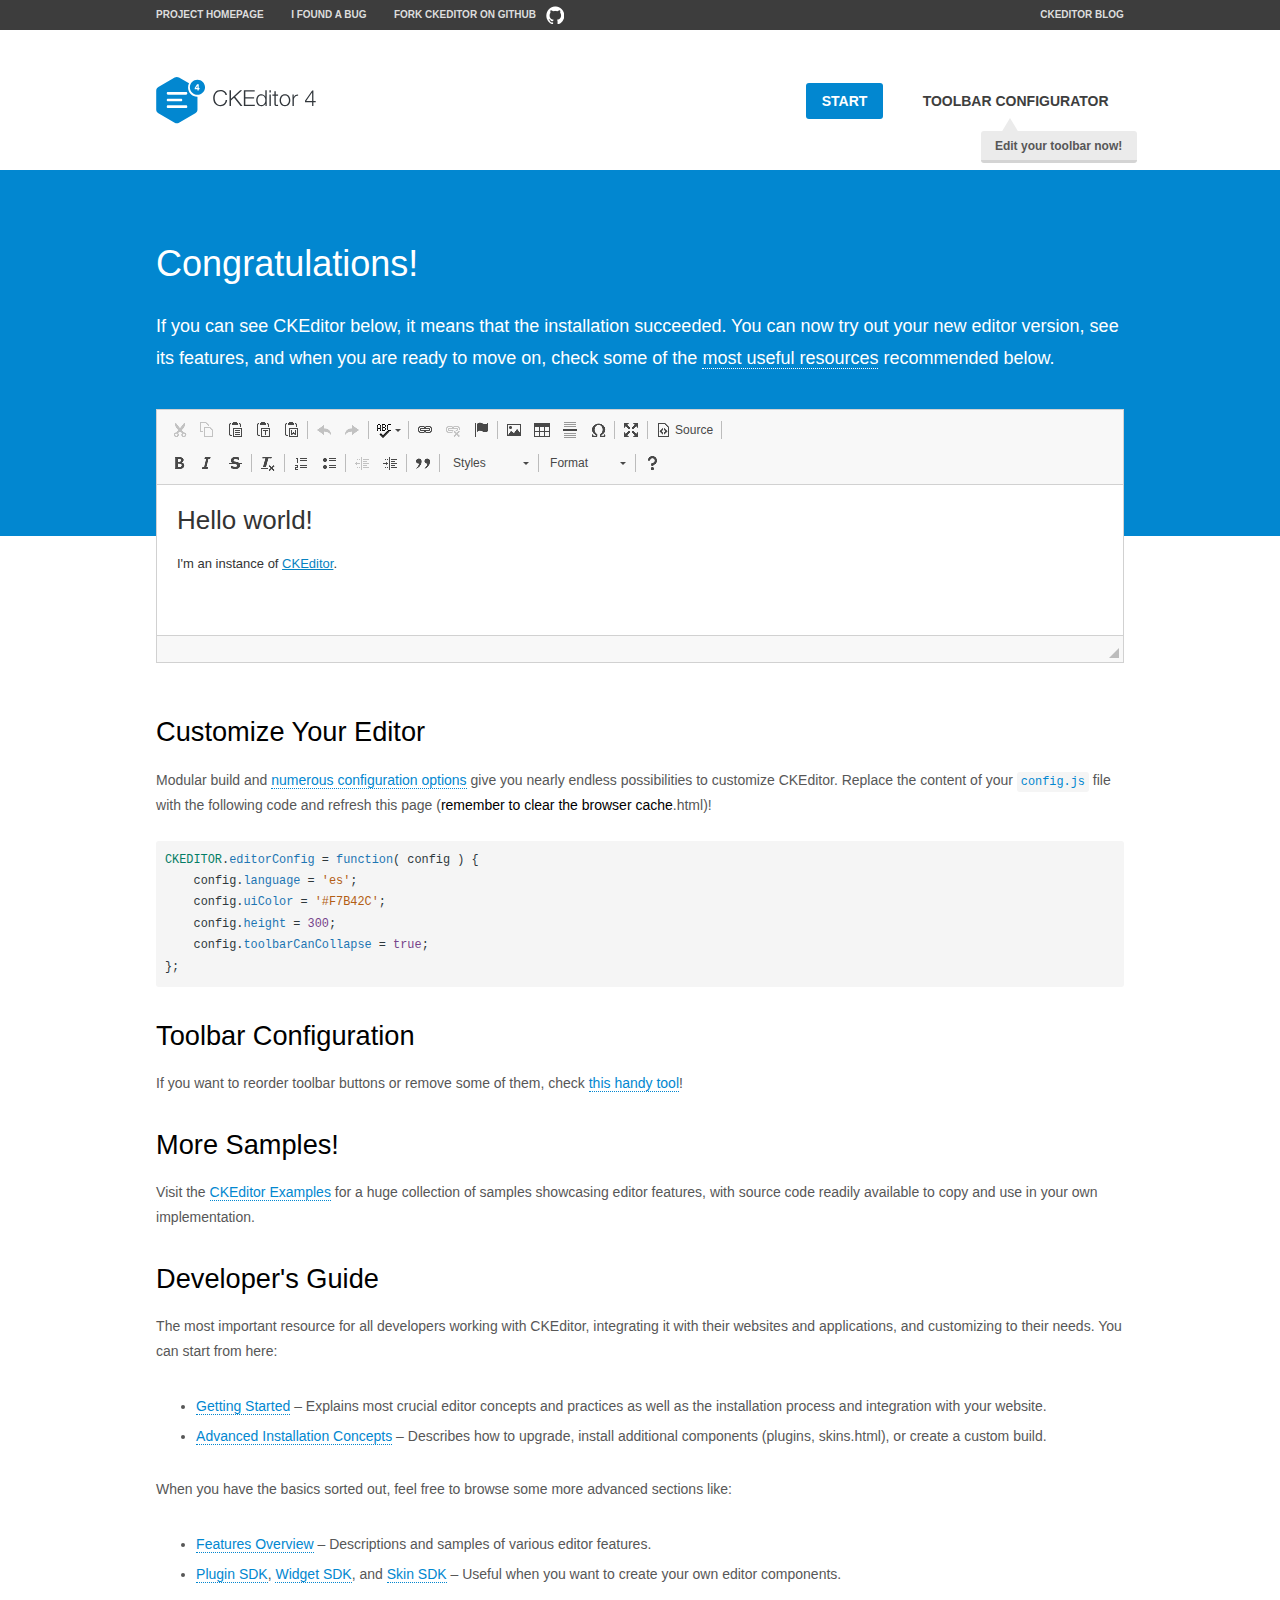
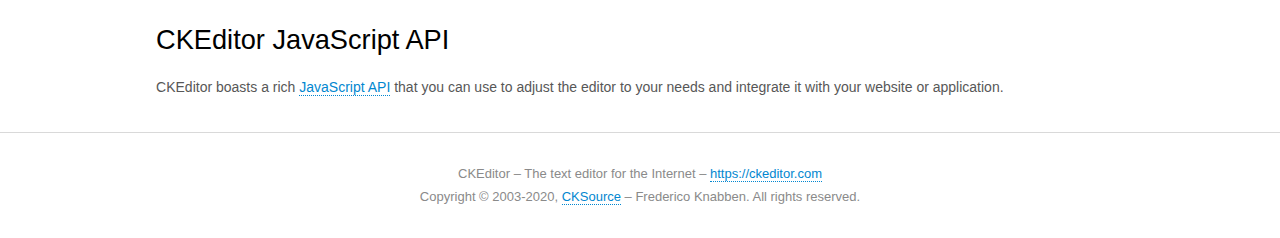
<file: src/main/webapp/resources/home/js/ckeditor/samples/index.html>
<!DOCTYPE html>
<!--
Copyright (c) 2003-2020, CKSource - Frederico Knabben. All rights reserved.
For licensing, see LICENSE.md or https://ckeditor.com/legal/ckeditor-oss-license
-->
<html lang="en">
<head>
	<meta charset="utf-8">
	<title>CKEditor Sample</title>
	<script src="../ckeditor.js"></script>
	<script src="js/sample.js"></script>
	<link rel="stylesheet" href="css/samples.css">
	<link rel="stylesheet" href="toolbarconfigurator/lib/codemirror/neo.css">
	<meta name="viewport" content="width=device-width,initial-scale=1">
	<meta name="description" content="Try the latest sample of CKEditor 4 and learn more about customizing your WYSIWYG editor with endless possibilities.">
</head>
<body id="main">

<nav class="navigation-a">
	<div class="grid-container">
		<ul class="navigation-a-left grid-width-70">
			<li><a href="https://ckeditor.com/ckeditor-4/">Project Homepage</a></li>
			<li><a href="https://github.com/ckeditor/ckeditor4/issues">I found a bug</a></li>
			<li><a href="https://github.com/ckeditor/ckeditor4" class="icon-pos-right icon-navigation-a-github">Fork CKEditor on GitHub</a></li>
		</ul>
		<ul class="navigation-a-right grid-width-30">
			<li><a href="https://ckeditor.com/blog/">CKEditor Blog</a></li>
		</ul>
	</div>
</nav>

<header class="header-a">
	<div class="grid-container">
		<h1 class="header-a-logo grid-width-30">
			<a href="index.html"><img src="img/logo.svg" onerror="this.src='img/logo.png'; this.onerror=null;" alt="CKEditor Sample"></a>
		</h1>

		<nav class="navigation-b grid-width-70">
			<ul>
				<li><a href="index.html" class="button-a button-a-background">Start</a></li>
				<li><a href="toolbarconfigurator/index.html" class="button-a">Toolbar configurator <span class="balloon-a balloon-a-nw">Edit your toolbar now!</span></a></li>
			</ul>
		</nav>
	</div>
</header>

<main>
	<div class="adjoined-top">
		<div class="grid-container">
			<div class="content grid-width-100">
				<h1>Congratulations!</h1>
				<p>
					If you can see CKEditor below, it means that the installation succeeded.
					You can now try out your new editor version, see its features, and when you are ready to move on, check some of the <a href="#sample-customize">most useful resources</a> recommended below.
				</p>
			</div>
		</div>
	</div>
	<div class="adjoined-bottom">
		<div class="grid-container">
			<div class="grid-width-100">
				<div id="editor">
					<h1>Hello world!</h1>
					<p>I'm an instance of <a href="https://ckeditor.com">CKEditor</a>.</p>
				</div>
			</div>
		</div>
	</div>

	<div class="grid-container">
		<div class="content grid-width-100">
			<section id="sample-customize">
				<h2>Customize Your Editor</h2>
				<p>Modular build and <a href="https://ckeditor.com/docs/ckeditor4/latest/guide/dev_configuration.html">numerous configuration options</a> give you nearly endless possibilities to customize CKEditor. Replace the content of your <code><a href="../config.js">config.js</a></code> file with the following code and refresh this page (<strong>remember to clear the browser cache</strong>.html)!</p>
		<pre class="cm-s-neo CodeMirror"><code><span style="padding-right: 0.1px;"><span class="cm-variable">CKEDITOR</span>.<span class="cm-property">editorConfig</span> <span class="cm-operator">=</span> <span class="cm-keyword">function</span>( <span class="cm-def">config</span> ) {</span>
<span style="padding-right: 0.1px;"><span class="cm-tab">	</span><span class="cm-variable-2">config</span>.<span class="cm-property">language</span> <span class="cm-operator">=</span> <span class="cm-string">'es'</span>;</span>
<span style="padding-right: 0.1px;"><span class="cm-tab">	</span><span class="cm-variable-2">config</span>.<span class="cm-property">uiColor</span> <span class="cm-operator">=</span> <span class="cm-string">'#F7B42C'</span>;</span>
<span style="padding-right: 0.1px;"><span class="cm-tab">	</span><span class="cm-variable-2">config</span>.<span class="cm-property">height</span> <span class="cm-operator">=</span> <span class="cm-number">300</span>;</span>
<span style="padding-right: 0.1px;"><span class="cm-tab">	</span><span class="cm-variable-2">config</span>.<span class="cm-property">toolbarCanCollapse</span> <span class="cm-operator">=</span> <span class="cm-atom">true</span>;</span>
<span style="padding-right: 0.1px;">};</span></code></pre>
			</section>

			<section>
				<h2>Toolbar Configuration</h2>
				<p>If you want to reorder toolbar buttons or remove some of them, check <a href="toolbarconfigurator/index.html">this handy tool</a>!</p>
			</section>

			<section>
				<h2>More Samples!</h2>
				<p>Visit the <a href="https://ckeditor.com/docs/ckeditor4/latest/examples/index.html">CKEditor Examples</a> for a huge collection of samples showcasing editor features, with source code readily available to copy and use in your own implementation.</p>
			</section>

			<section>
				<h2>Developer's Guide</h2>
				<p>The most important resource for all developers working with CKEditor, integrating it with their websites and applications, and customizing to their needs. You can start from here:</p>
				<ul>
					<li><a href="https://ckeditor.com/docs/ckeditor4/latest/guide/dev_installation.html">Getting Started</a> &ndash; Explains most crucial editor concepts and practices as well as the installation process and integration with your website.</li>
					<li><a href="https://ckeditor.com/docs/ckeditor4/latest/guide/dev_advanced_installation.html">Advanced Installation Concepts</a> &ndash; Describes how to upgrade, install additional components (plugins, skins.html), or create a custom build.</li>
				</ul>
					<p>When you have the basics sorted out, feel free to browse some more advanced sections like:</p>
				<ul>
					<li><a href="https://ckeditor.com/docs/ckeditor4/latest/features/index.html">Features Overview</a> &ndash; Descriptions and samples of various editor features.</li>
					<li><a href="https://ckeditor.com/docs/ckeditor4/latest/guide/plugin_sdk_intro.html">Plugin SDK</a>, <a href="https://ckeditor.com/docs/ckeditor4/latest/guide/widget_sdk_intro.html">Widget SDK</a>, and <a href="https://ckeditor.com/docs/ckeditor4/latest/guide/skin_sdk_intro.html">Skin SDK</a> &ndash; Useful when you want to create your own editor components.</li>
				</ul>
			</section>

			<section>
				<h2>CKEditor JavaScript API</h2>
				<p>CKEditor boasts a rich <a href="https://ckeditor.com/docs/ckeditor4/latest/api/index.html">JavaScript API</a> that you can use to adjust the editor to your needs and integrate it with your website or application.</p>
			</section>
		</div>
	</div>
</main>

<footer class="footer-a grid-container">
	<div class="grid-container">
		<p class="grid-width-100">
			CKEditor &ndash; The text editor for the Internet &ndash; <a class="samples" href="https://ckeditor.com/">https://ckeditor.com</a>
		</p>
		<p class="grid-width-100" id="copy">
			Copyright &copy; 2003-2020, <a class="samples" href="https://cksource.com/">CKSource</a> &ndash; Frederico Knabben. All rights reserved.
		</p>
	</div>
</footer>
<script>
	initSample();
</script>

</body>
</html>
</file>
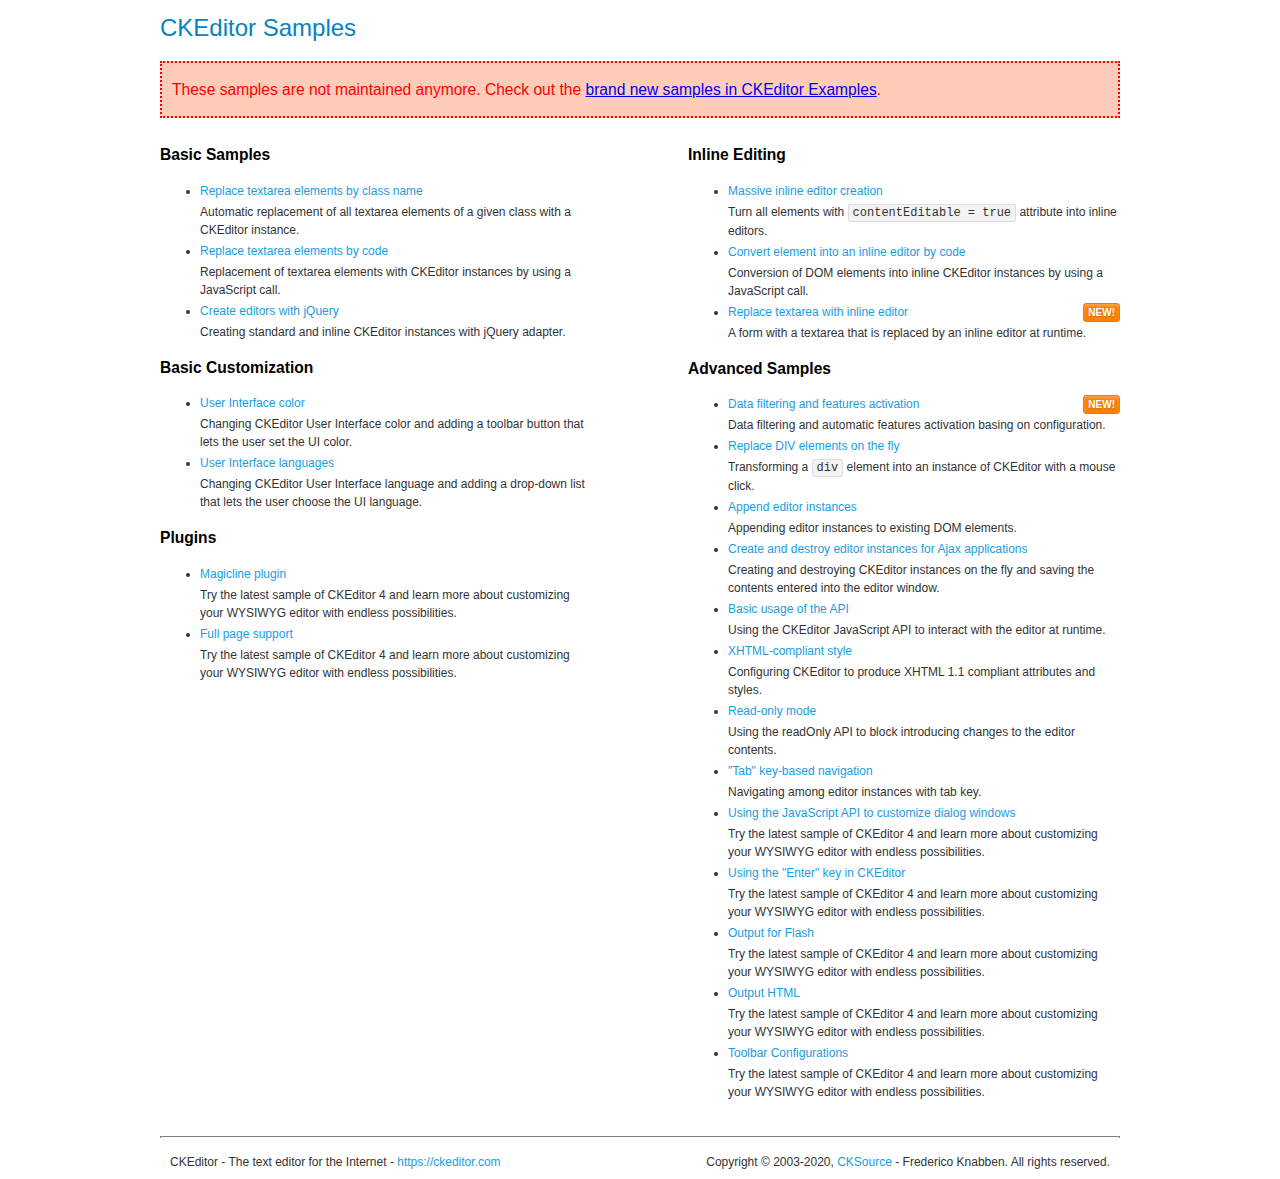
<file: src/main/webapp/resources/home/js/ckeditor/samples/old/index.html>
<!DOCTYPE html>
<!--
Copyright (c) 2003-2020, CKSource - Frederico Knabben. All rights reserved.
For licensing, see LICENSE.md or https://ckeditor.com/legal/ckeditor-oss-license
-->
<html lang="en">
<head>
	<meta charset="utf-8">
	<title>CKEditor Samples</title>
	<link rel="stylesheet" href="sample.css">
	<meta name="description" content="Try the latest sample of CKEditor 4 and learn more about customizing your WYSIWYG editor with endless possibilities.">
</head>
<body>
	<h1 class="samples">
		CKEditor Samples
	</h1>
	<div class="warning deprecated">
		These samples are not maintained anymore. Check out the <a href="https://ckeditor.com/docs/ckeditor4/latest/examples/index.html">brand new samples in CKEditor Examples</a>.
	</div>
	<div class="twoColumns">
		<div class="twoColumnsLeft">
			<h2 class="samples">
				Basic Samples
			</h2>
			<dl class="samples">
				<dt><a class="samples" href="replacebyclass.html">Replace textarea elements by class name</a></dt>
				<dd>Automatic replacement of all textarea elements of a given class with a CKEditor instance.</dd>

				<dt><a class="samples" href="replacebycode.html">Replace textarea elements by code</a></dt>
				<dd>Replacement of textarea elements with CKEditor instances by using a JavaScript call.</dd>

				<dt><a class="samples" href="jquery.html">Create editors with jQuery</a></dt>
				<dd>Creating standard and inline CKEditor instances with jQuery adapter.</dd>
			</dl>

			<h2 class="samples">
				Basic Customization
			</h2>
			<dl class="samples">
				<dt><a class="samples" href="uicolor.html">User Interface color</a></dt>
				<dd>Changing CKEditor User Interface color and adding a toolbar button that lets the user set the UI color.</dd>

				<dt><a class="samples" href="uilanguages.html">User Interface languages</a></dt>
				<dd>Changing CKEditor User Interface language and adding a drop-down list that lets the user choose the UI language.</dd>
			</dl>


			<h2 class="samples">Plugins</h2>
<dl class="samples">
<dt><a class="samples" href="magicline/magicline.html">Magicline plugin</a></dt>
<dd>Try the latest sample of CKEditor 4 and learn more about customizing your WYSIWYG editor with endless possibilities.</dd>

<dt><a class="samples" href="wysiwygarea/fullpage.html">Full page support</a></dt>
<dd>Try the latest sample of CKEditor 4 and learn more about customizing your WYSIWYG editor with endless possibilities.</dd>
</dl>
		</div>
		<div class="twoColumnsRight">
			<h2 class="samples">
				Inline Editing
			</h2>
			<dl class="samples">
				<dt><a class="samples" href="inlineall.html">Massive inline editor creation</a></dt>
				<dd>Turn all elements with <code>contentEditable = true</code> attribute into inline editors.</dd>

				<dt><a class="samples" href="inlinebycode.html">Convert element into an inline editor by code</a></dt>
				<dd>Conversion of DOM elements into inline CKEditor instances by using a JavaScript call.</dd>

				<dt><a class="samples" href="inlinetextarea.html">Replace textarea with inline editor</a> <span class="new">New!</span></dt>
				<dd>A form with a textarea that is replaced by an inline editor at runtime.</dd>

				
			</dl>

			<h2 class="samples">
				Advanced Samples
			</h2>
			<dl class="samples">
				<dt><a class="samples" href="datafiltering.html">Data filtering and features activation</a> <span class="new">New!</span></dt>
				<dd>Data filtering and automatic features activation basing on configuration.</dd>

				<dt><a class="samples" href="divreplace.html">Replace DIV elements on the fly</a></dt>
				<dd>Transforming a <code>div</code> element into an instance of CKEditor with a mouse click.</dd>

				<dt><a class="samples" href="appendto.html">Append editor instances</a></dt>
				<dd>Appending editor instances to existing DOM elements.</dd>

				<dt><a class="samples" href="ajax.html">Create and destroy editor instances for Ajax applications</a></dt>
				<dd>Creating and destroying CKEditor instances on the fly and saving the contents entered into the editor window.</dd>

				<dt><a class="samples" href="api.html">Basic usage of the API</a></dt>
				<dd>Using the CKEditor JavaScript API to interact with the editor at runtime.</dd>

				<dt><a class="samples" href="xhtmlstyle.html">XHTML-compliant style</a></dt>
				<dd>Configuring CKEditor to produce XHTML 1.1 compliant attributes and styles.</dd>

				<dt><a class="samples" href="readonly.html">Read-only mode</a></dt>
				<dd>Using the readOnly API to block introducing changes to the editor contents.</dd>

				<dt><a class="samples" href="tabindex.html">"Tab" key-based navigation</a></dt>
				<dd>Navigating among editor instances with tab key.</dd>


				
<dt><a class="samples" href="dialog/dialog.html">Using the JavaScript API to customize dialog windows</a></dt>
<dd>Try the latest sample of CKEditor 4 and learn more about customizing your WYSIWYG editor with endless possibilities.</dd>

<dt><a class="samples" href="enterkey/enterkey.html">Using the &quot;Enter&quot; key in CKEditor</a></dt>
<dd>Try the latest sample of CKEditor 4 and learn more about customizing your WYSIWYG editor with endless possibilities.</dd>

<dt><a class="samples" href="htmlwriter/outputforflash.html">Output for Flash</a></dt>
<dd>Try the latest sample of CKEditor 4 and learn more about customizing your WYSIWYG editor with endless possibilities.</dd>

<dt><a class="samples" href="htmlwriter/outputhtml.html">Output HTML</a></dt>
<dd>Try the latest sample of CKEditor 4 and learn more about customizing your WYSIWYG editor with endless possibilities.</dd>

<dt><a class="samples" href="toolbar/toolbar.html">Toolbar Configurations</a></dt>
<dd>Try the latest sample of CKEditor 4 and learn more about customizing your WYSIWYG editor with endless possibilities.</dd>

			</dl>
		</div>
	</div>
	<div id="footer">
		<hr>
		<p>
			CKEditor - The text editor for the Internet - <a class="samples" href="https://ckeditor.com/">https://ckeditor.com</a>
		</p>
		<p id="copy">
			Copyright &copy; 2003-2020, <a class="samples" href="https://cksource.com/">CKSource</a> - Frederico Knabben. All rights reserved.
		</p>
	</div>
</body>
</html>
</file>
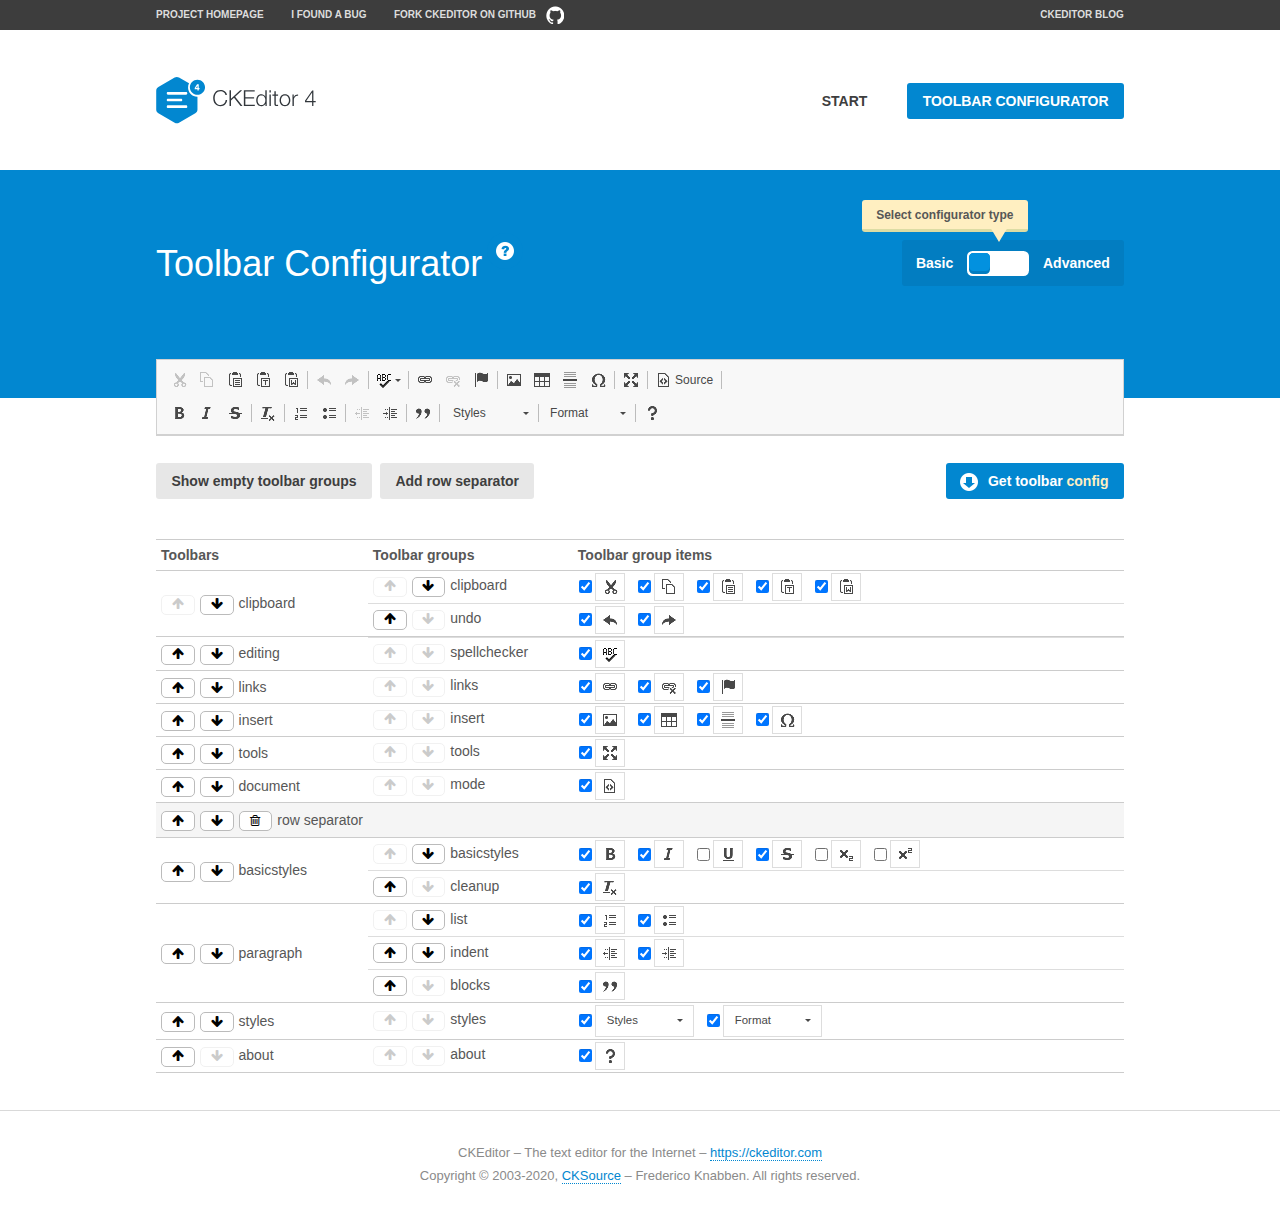
<file: src/main/webapp/resources/home/js/ckeditor/samples/toolbarconfigurator/index.html>
<!DOCTYPE html>
<!--
Copyright (c) 2003-2020, CKSource - Frederico Knabben. All rights reserved.
For licensing, see LICENSE.md or https://ckeditor.com/legal/ckeditor-oss-license
-->
<!--[if IE 8]><html class="ie8"><![endif]-->
<!--[if gt IE 8]><html><![endif]-->
<!--[if !IE]><!--><html lang="en"><!--<![endif]-->
<head>
	<meta charset="utf-8">
	<title>Toolbar Configurator</title>
	<script src="../../ckeditor.js"></script>
	<script>
		if ( CKEDITOR.env.ie && CKEDITOR.env.version < 9 )
			CKEDITOR.tools.enableHtml5Elements( document );
	</script>
	<link rel="stylesheet" href="lib/codemirror/codemirror.css">
	<link rel="stylesheet" href="lib/codemirror/show-hint.css">
	<link rel="stylesheet" href="lib/codemirror/neo.css">
	<link rel="stylesheet" href="css/fontello.css">
	<link rel="stylesheet" href="../css/samples.css">
	<meta name="description" content="Try the latest sample of CKEditor 4 and learn more about customizing your WYSIWYG editor with endless possibilities.">
</head>
<body id="toolbar">

<nav class="navigation-a">
	<div class="grid-container">
		<ul class="navigation-a-left grid-width-70">
			<li><a href="https://ckeditor.com/ckeditor-4/">Project Homepage</a></li>
			<li><a href="https://github.com/ckeditor/ckeditor4/issues">I found a bug</a></li>
			<li><a href="https://github.com/ckeditor/ckeditor4" class="icon-pos-right icon-navigation-a-github">Fork CKEditor on GitHub</a></li>
		</ul>
		<ul class="navigation-a-right grid-width-30">
			<li><a href="https://ckeditor.com/blog/">CKEditor Blog</a></li>
		</ul>
	</div>
</nav>

<header class="header-a">
	<div class="grid-container">
		<h1 class="header-a-logo grid-width-30">
			<a href="../index.html"><img src="../img/logo.svg" onerror="this.src='../img/logo.png'; this.onerror=null;" alt="CKEditor Logo"></a>
		</h1>
		<nav class="navigation-b grid-width-70">
			<ul>
				<li><a href="../index.html"  class="button-a">Start</a></li>
				<li><a href="index.html"  class="button-a button-a-background">Toolbar configurator</a></li>
			</ul>
		</nav>
	</div>
</header>

<main>
	<div class="adjoined-top">
		<div class="grid-container">
			<div class="content grid-width-100">
				<div class="grid-container-nested">
					<h1 class="grid-width-60">
						Toolbar Configurator
						<a href="#help-content" type="button" title="Configurator help" id="help" class="button-a button-a-background button-a-no-text icon-pos-left icon-question-mark">Help</a>
					</h1>

					<div class="grid-width-40 grid-switch-magic">
						<div class="switch">
							<span class="balloon-a balloon-a-se">Select configurator type</span>
							<input type="radio" name="radio" data-num="1" id="radio-basic" />
							<input type="radio" name="radio" data-num="2" id="radio-advanced" />
							<label data-for="1" for="radio-basic">Basic</label>
							<span class="switch-inner">
								<span class="handler"></span>
							</span>
							<label data-for="2" for="radio-advanced">Advanced</label>
						</div>
					</div>
				</div>
			</div>
		</div>
	</div>
	<div class="adjoined-bottom">
		<div class="grid-container">
			<div class="grid-width-100">
				<div class="editors-container">
					<div id="editor-basic"></div>
					<div id="editor-advanced"></div>
				</div>
			</div>
		</div>
	</div>

	<div class="grid-container configurator">
		<div class="content grid-width-100">
			<div class="configurator">
				<div>
					<div id="toolbarModifierWrapper"></div>
				</div>
			</div>
		</div>
	</div>

	<div id="help-content">
		<div class="grid-container">
			<div class="grid-width-100">
				<h2>What Am I Doing Here?</h2>

				<div class="grid-container grid-container-nested">
					<div class="basic">
						<div class="grid-width-50">
							<p>Arrange <a href="https://ckeditor.com/docs/ckeditor4/latest/api/CKEDITOR_config.html#cfg-toolbarGroups">toolbar groups</a>, toggle <a href="https://ckeditor.com/docs/ckeditor4/latest/api/CKEDITOR_config.html#cfg-removeButtons">button visibility</a> according to your needs and get your toolbar configuration.</p>
							<p>You can replace the content of the <a href="../../config.js"><code>config.js</code></a> file with the generated configuration. If you already set some configuration options you will need to merge both configurations.</p>
						</div>
						<div class="grid-width-50">
							<p>Read more about different ways of <a href="https://ckeditor.com/docs/ckeditor4/latest/guide/dev_configuration.html">setting configuration</a> and do not forget about <strong>clearing browser cache</strong>.</p>
							<p>Arranging toolbar groups is the recommended way of configuring the toolbar, but if you need more freedom you can use the <a href="#advanced">advanced configurator</a>.</p>
						</div>
					</div>
					<div class="advanced" style="display: none;">
						<div class="grid-width-50">
							<p>With this code editor you can edit your <a href="https://ckeditor.com/docs/ckeditor4/latest/api/CKEDITOR_config.html#cfg-toolbar">toolbar configuration</a> live.</p>
							<p>You can replace the content of the <a href="../../config.js"><code>config.js</code></a> file with the generated configuration. If you already set some configuration options you will need to merge both configurations.</p>
						</div>
						<div class="grid-width-50">
							<p>Read more about different ways of <a href="https://ckeditor.com/docs/ckeditor4/latest/guide/dev_configuration.html">setting configuration</a> and do not forget about <strong>clearing browser cache</strong>.</p>
						</div>
					</div>
				</div>

				<p class="grid-container grid-container-nested">
					<button type="button" class="help-content-close grid-width-100 button-a button-a-background">Got it. Let's play!</button>
				</p>
			</div>
		</div>
	</div>
</main>

<footer class="footer-a grid-container">
	<p class="grid-width-100">
		CKEditor &ndash; The text editor for the Internet &ndash; <a class="samples" href="https://ckeditor.com/">https://ckeditor.com</a>
	</p>
	<p class="grid-width-100" id="copy">
		Copyright &copy; 2003-2020, <a class="samples" href="https://cksource.com/">CKSource</a> &ndash; Frederico Knabben. All rights reserved.
	</p>
</footer>

<script src="lib/codemirror/codemirror.js"></script>
<script src="lib/codemirror/javascript.js"></script>
<script src="lib/codemirror/show-hint.js"></script>

<script src="js/fulltoolbareditor.js"></script>
<script src="js/abstracttoolbarmodifier.js"></script>
<script src="js/toolbarmodifier.js"></script>
<script src="js/toolbartextmodifier.js"></script>
<script src="../js/sf.js"></script>

<script>
	( function() {
		'use strict';

		var mode = ( window.location.hash.substr( 1 ) === 'advanced' ) ? 'advanced' : 'basic',
			configuratorSection = CKEDITOR.document.findOne( 'main > .grid-container.configurator' ),
			basicInstruction = CKEDITOR.document.findOne( '#help-content .basic' ),
			advancedInstruction = CKEDITOR.document.findOne( '#help-content .advanced' ),

			// Configurator mode switcher.
			modeSwitchBasic = CKEDITOR.document.getById( 'radio-basic' ),
			modeSwitchAdvanced = CKEDITOR.document.getById( 'radio-advanced' );

		// Initial setup
		function updateSwitcher() {
			if ( mode === 'advanced' ) {
				modeSwitchAdvanced.$.checked = true;
			} else {
				modeSwitchBasic.$.checked = true;
			}
		}

		updateSwitcher();

		CKEDITOR.document.getWindow().on( 'hashchange', function( e ) {
			var hash = window.location.hash.substr( 1 );
			if ( !( hash === 'advanced' || hash === 'basic' ) ) {
				return;
			}
			mode = hash;
			onToolbarsDone( mode );
		} );

		CKEDITOR.document.getWindow().on( 'resize', function() {
			updateToolbar( ( mode === 'basic' ? toolbarModifier : toolbarTextModifier )[ 'editorInstance' ] );
		} );

		function onRefresh( modifier ) {
			modifier = modifier || this;

			if ( mode === 'basic' && modifier instanceof ToolbarConfigurator.ToolbarTextModifier ) {
				return;
			}

			// CodeMirror container becomes visible, so we need to refresh and to avoid rendering problems.
			if ( mode === 'advanced' && modifier instanceof ToolbarConfigurator.ToolbarTextModifier ) {
				modifier.codeContainer.refresh();
			}

			updateToolbar( modifier.editorInstance );
		}

		function updateToolbar( editor ) {
			var editorContainer = editor.container;

			// Not always editor is loaded.
			if ( !editorContainer ) {
				return;
			}

			var displayStyle = editorContainer.getStyle( 'display' );

			editorContainer.setStyle( 'display', 'block' );

			var newHeight = editorContainer.getSize( 'height' );

			var newMarginTop = parseInt( editorContainer.getComputedStyle( 'margin-top' ), 10 );
			newMarginTop = ( isNaN( newMarginTop ) ? 0 : Number( newMarginTop ) );

			var newMarginBottom = parseInt( editorContainer.getComputedStyle( 'margin-bottom' ), 10 );
			newMarginBottom = ( isNaN( newMarginBottom ) ? 0 : Number( newMarginBottom ) );

			var result = newHeight + newMarginTop + newMarginBottom;

			editorContainer.setStyle( 'display', displayStyle );

			editor.container.getAscendant( 'div' ).setStyle( 'height', result + 'px' );
		}

		var toolbarModifier = new ToolbarConfigurator.ToolbarModifier( 'editor-basic' );

		var done = 0;
		toolbarModifier.init( onToolbarInit );
		toolbarModifier.onRefresh = onRefresh;

		CKEDITOR.document.getById( 'toolbarModifierWrapper' ).append( toolbarModifier.mainContainer );

		var toolbarTextModifier = new ToolbarConfigurator.ToolbarTextModifier( 'editor-advanced' );
		toolbarTextModifier.init( onToolbarInit );
		toolbarTextModifier.onRefresh = onRefresh;

		function onToolbarInit() {
			if ( ++done === 2 ) {
				onToolbarsDone();

				positionSticky.watch( CKEDITOR.document.findOne( '.toolbar' ), function() {
					return mode === 'advanced';
				} );
			}
		}

		function onToolbarsDone() {
			if ( mode === 'basic' ) {
				toggleModeBasic( false );
			} else {
				toggleModeAdvanced( false );
			}

			updateSwitcher();

			setTimeout( function() {
				CKEDITOR.document.findOne( '.editors-container' ).addClass( 'active' );
				CKEDITOR.document.findOne( '#toolbarModifierWrapper' ).addClass( 'active' );
			}, 200 );
		}

		CKEDITOR.document.getById( 'toolbarModifierWrapper' ).append( toolbarTextModifier.mainContainer );

		function toogleModeSwitch( onElement, offElement, onModifier, offModifier ) {
			onElement.addClass( 'fancy-button-active' );
			offElement.removeClass( 'fancy-button-active' );

			onModifier.showUI();
			offModifier.hideUI();
		}

		function toggleModeBasic( callOnRefresh ) {
			callOnRefresh = ( callOnRefresh !== false );
			mode = 'basic';
			window.location.hash = '#basic';
			toogleModeSwitch( modeSwitchBasic, modeSwitchAdvanced, toolbarModifier, toolbarTextModifier );

			configuratorSection.removeClass( 'freed-width' );
			basicInstruction.show();
			advancedInstruction.hide();

			callOnRefresh && onRefresh( toolbarModifier );
		}

		function toggleModeAdvanced( callOnRefresh ) {
			callOnRefresh = ( callOnRefresh !== false );
			mode = 'advanced';
			window.location.hash = '#advanced';
			toogleModeSwitch( modeSwitchAdvanced, modeSwitchBasic, toolbarTextModifier, toolbarModifier );

			configuratorSection.addClass( 'freed-width' );
			advancedInstruction.show();
			basicInstruction.hide();

			callOnRefresh && onRefresh( toolbarTextModifier );
		}

		modeSwitchBasic.on( 'click', toggleModeBasic );
		modeSwitchAdvanced.on( 'click', toggleModeAdvanced );

		//
		// Position:sticky for the toolbar.
		//

		// Will make elements behave like they were styled with position:sticky.
		var positionSticky = {
			// Store object: {
			// 		element: CKEDITOR.dom.element, // Element which will float.
			// 		placeholder: CKEDITOR.dom.element, // Placeholder which is place to prevent page bounce.
			// 		isFixed: boolean // Whether element float now.
			// }
			watched: [],

			active: [],

			staticContainer: null,

			init: function() {
				var element = CKEDITOR.dom.element.createFromHtml(
					'<div class="staticContainer">' +
						'<div class="grid-container" >' +
							'<div class="grid-width-100">' +
								'<div class="inner"></div>' +
							'</div>' +
						'</div>' +
					'</div>' );

				this.staticContainer = element.findOne( '.inner' );

				CKEDITOR.document.getBody().append( element );
			},

			watch: function( element, preventFunc ) {
				this.watched.push( {
					element: element,
					placeholder: new CKEDITOR.dom.element( 'div' ),
					isFixed: false,
					preventFunc: preventFunc
				} );
			},

			checkAll: function() {
				for ( var i = 0; i < this.watched.length; i++ ) {
					this.check( this.watched[ i ] );
				}
			},

			check: function( element ) {
				var isFixed = element.isFixed;
				var shouldBeFixed = this.shouldBeFixed( element );

				// Nothing to be done.
				if ( isFixed === shouldBeFixed ) {
					return;
				}

				var placeholder = element.placeholder;

				if ( isFixed ) {
					// Unfixing.

					element.element.insertBefore( placeholder );
					placeholder.remove();

					element.element.removeStyle( 'margin' );

					this.active.splice( CKEDITOR.tools.indexOf( this.active, element ), 1 );

				} else {
					// Fixing.
					placeholder.setStyle( 'width', element.element.getSize( 'width' ) + 'px' );
					placeholder.setStyle( 'height', element.element.getSize( 'height' ) + 'px' );
					placeholder.setStyle( 'margin-bottom', element.element.getComputedStyle( 'margin-bottom' ) );
					placeholder.setStyle( 'display', element.element.getComputedStyle( 'display' ) );
					placeholder.insertAfter( element.element );

					this.staticContainer.append( element.element );

					this.active.push( element );
				}

				element.isFixed = !element.isFixed;
			},

			shouldBeFixed: function( element ) {
				if ( element.preventFunc && element.preventFunc() ) {
					return false;
				}

				// If element is already fixed we are checking it's placeholder.
				var related = ( element.isFixed ? element.placeholder : element.element ),
					clientRect = related.$.getBoundingClientRect(),
					staticHeight = this.staticContainer.getSize('height' ),
					elemHeight = element.element.getSize( 'height' );

				if ( element.isFixed ) {
					return ( clientRect.top + elemHeight < staticHeight );
				} else {
					return ( clientRect.top < staticHeight );
				}
			}
		};

		positionSticky.init();

		CKEDITOR.document.getWindow().on( 'scroll',
			CKEDITOR.tools.eventsBuffer( 100, positionSticky.checkAll, positionSticky ).input
		);

		// Make the toolbar sticky.
		positionSticky.watch( CKEDITOR.document.findOne( '.editors-container' ) );

		// Help button and help-content.
		( function() {
			var helpButton = CKEDITOR.document.getById( 'help' ),
				helpContent = CKEDITOR.document.getById( 'help-content' );

			// Don't show help button on IE8 because it's unsupported by Pico Modal.
			if ( CKEDITOR.env.ie && CKEDITOR.env.version == 8 ) {
				helpButton.hide();
			} else {
				// Display help modal when the button is clicked.
				helpButton.on( 'click', function( evt ) {
					SF.modal( {
						// Clone modal content from DOM.
						content: helpContent.getHtml(),

						afterCreate: function( modal ) {
							// Enable modal content button to close the modal.
							new CKEDITOR.dom.element( modal.modalElem() ).findOne( '.help-content-close' ).once( 'click', modal.close );
						}
					} ).show();
				} );
			}
		} )();
	} )();
</script>
</body>
</html>
</file>
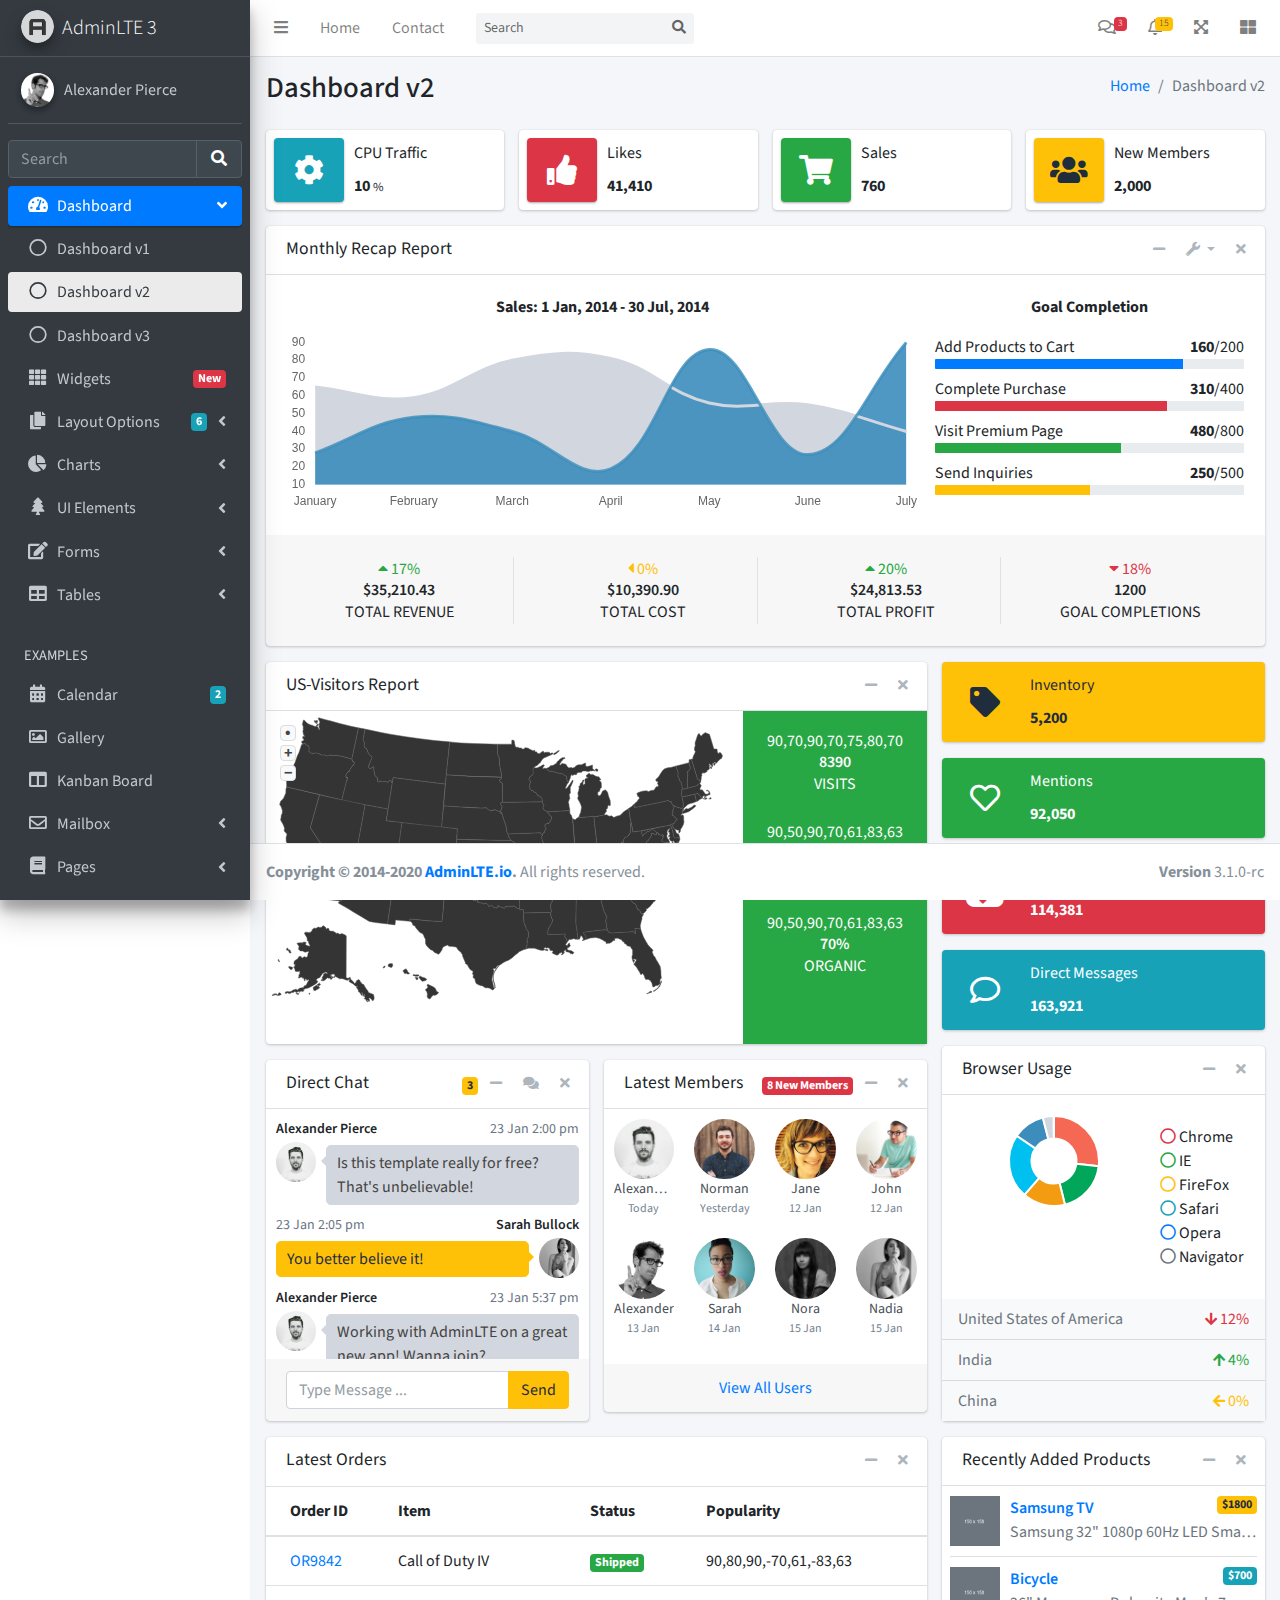
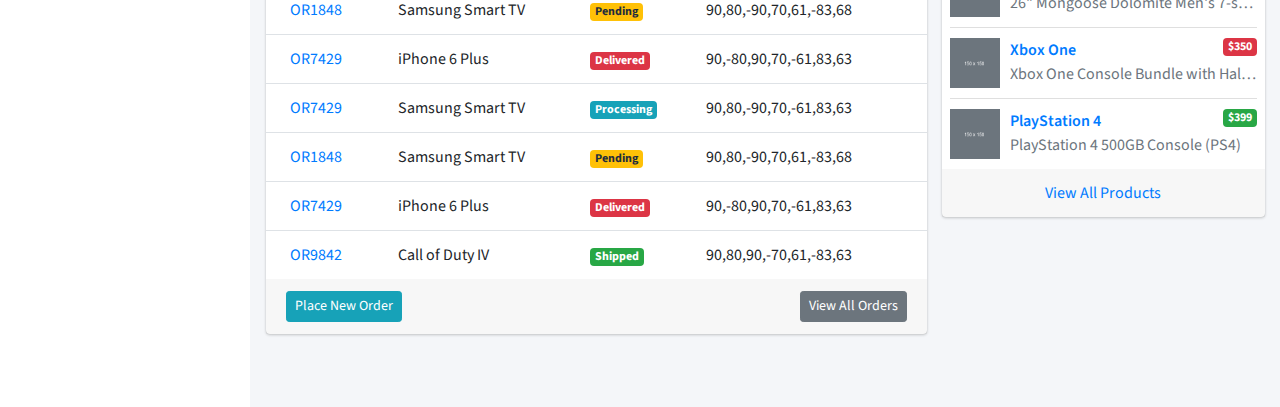
<file: src/main/webapp/resources/index2.html>
<!DOCTYPE html>
<html lang="en">
<head>
  <meta charset="utf-8">
  <meta name="viewport" content="width=device-width, initial-scale=1">
  <title>AdminLTE 3 | Dashboard 2</title>

  <!-- Google Font: Source Sans Pro -->
  <link rel="stylesheet" href="https://fonts.googleapis.com/css?family=Source+Sans+Pro:300,400,400i,700&display=fallback">
  <!-- Font Awesome Icons -->
  <link rel="stylesheet" href="plugins/fontawesome-free/css/all.min.css">
  <!-- overlayScrollbars -->
  <link rel="stylesheet" href="plugins/overlayScrollbars/css/OverlayScrollbars.min.css">
  <!-- Theme style -->
  <link rel="stylesheet" href="dist/css/adminlte.min.css">
</head>
<body class="hold-transition sidebar-mini layout-fixed layout-navbar-fixed layout-footer-fixed">
<div class="wrapper">
  <!-- Navbar -->
  <nav class="main-header navbar navbar-expand navbar-white navbar-light">
    <!-- Left navbar links -->
    <ul class="navbar-nav">
      <li class="nav-item">
        <a class="nav-link" data-widget="pushmenu" href="#" role="button"><i class="fas fa-bars"></i></a>
      </li>
      <li class="nav-item d-none d-sm-inline-block">
        <a href="index3.html" class="nav-link">Home</a>
      </li>
      <li class="nav-item d-none d-sm-inline-block">
        <a href="#" class="nav-link">Contact</a>
      </li>
    </ul>

    <!-- SEARCH FORM -->
    <form class="form-inline ml-3">
      <div class="input-group input-group-sm">
        <input class="form-control form-control-navbar" type="search" placeholder="Search" aria-label="Search">
        <div class="input-group-append">
          <button class="btn btn-navbar" type="submit">
            <i class="fas fa-search"></i>
          </button>
        </div>
      </div>
    </form>

    <!-- Right navbar links -->
    <ul class="navbar-nav ml-auto">
      <!-- Messages Dropdown Menu -->
      <li class="nav-item dropdown">
        <a class="nav-link" data-toggle="dropdown" href="#">
          <i class="far fa-comments"></i>
          <span class="badge badge-danger navbar-badge">3</span>
        </a>
        <div class="dropdown-menu dropdown-menu-lg dropdown-menu-right">
          <a href="#" class="dropdown-item">
            <!-- Message Start -->
            <div class="media">
              <img src="dist/img/user1-128x128.jpg" alt="User Avatar" class="img-size-50 mr-3 img-circle">
              <div class="media-body">
                <h3 class="dropdown-item-title">
                  Brad Diesel
                  <span class="float-right text-sm text-danger"><i class="fas fa-star"></i></span>
                </h3>
                <p class="text-sm">Call me whenever you can...</p>
                <p class="text-sm text-muted"><i class="far fa-clock mr-1"></i> 4 Hours Ago</p>
              </div>
            </div>
            <!-- Message End -->
          </a>
          <div class="dropdown-divider"></div>
          <a href="#" class="dropdown-item">
            <!-- Message Start -->
            <div class="media">
              <img src="dist/img/user8-128x128.jpg" alt="User Avatar" class="img-size-50 img-circle mr-3">
              <div class="media-body">
                <h3 class="dropdown-item-title">
                  John Pierce
                  <span class="float-right text-sm text-muted"><i class="fas fa-star"></i></span>
                </h3>
                <p class="text-sm">I got your message bro</p>
                <p class="text-sm text-muted"><i class="far fa-clock mr-1"></i> 4 Hours Ago</p>
              </div>
            </div>
            <!-- Message End -->
          </a>
          <div class="dropdown-divider"></div>
          <a href="#" class="dropdown-item">
            <!-- Message Start -->
            <div class="media">
              <img src="dist/img/user3-128x128.jpg" alt="User Avatar" class="img-size-50 img-circle mr-3">
              <div class="media-body">
                <h3 class="dropdown-item-title">
                  Nora Silvester
                  <span class="float-right text-sm text-warning"><i class="fas fa-star"></i></span>
                </h3>
                <p class="text-sm">The subject goes here</p>
                <p class="text-sm text-muted"><i class="far fa-clock mr-1"></i> 4 Hours Ago</p>
              </div>
            </div>
            <!-- Message End -->
          </a>
          <div class="dropdown-divider"></div>
          <a href="#" class="dropdown-item dropdown-footer">See All Messages</a>
        </div>
      </li>
      <!-- Notifications Dropdown Menu -->
      <li class="nav-item dropdown">
        <a class="nav-link" data-toggle="dropdown" href="#">
          <i class="far fa-bell"></i>
          <span class="badge badge-warning navbar-badge">15</span>
        </a>
        <div class="dropdown-menu dropdown-menu-lg dropdown-menu-right">
          <span class="dropdown-item dropdown-header">15 Notifications</span>
          <div class="dropdown-divider"></div>
          <a href="#" class="dropdown-item">
            <i class="fas fa-envelope mr-2"></i> 4 new messages
            <span class="float-right text-muted text-sm">3 mins</span>
          </a>
          <div class="dropdown-divider"></div>
          <a href="#" class="dropdown-item">
            <i class="fas fa-users mr-2"></i> 8 friend requests
            <span class="float-right text-muted text-sm">12 hours</span>
          </a>
          <div class="dropdown-divider"></div>
          <a href="#" class="dropdown-item">
            <i class="fas fa-file mr-2"></i> 3 new reports
            <span class="float-right text-muted text-sm">2 days</span>
          </a>
          <div class="dropdown-divider"></div>
          <a href="#" class="dropdown-item dropdown-footer">See All Notifications</a>
        </div>
      </li>
      <li class="nav-item">
        <a class="nav-link" data-widget="fullscreen" href="#" role="button">
          <i class="fas fa-expand-arrows-alt"></i>
        </a>
      </li>
      <li class="nav-item">
        <a class="nav-link" data-widget="control-sidebar" data-slide="true" href="#" role="button">
          <i class="fas fa-th-large"></i>
        </a>
      </li>
    </ul>
  </nav>
  <!-- /.navbar -->

  <!-- Main Sidebar Container -->
  <aside class="main-sidebar sidebar-dark-primary elevation-4">
    <!-- Brand Logo -->
    <a href="index3.html" class="brand-link">
      <img src="dist/img/AdminLTELogo.png" alt="AdminLTE Logo" class="brand-image img-circle elevation-3" style="opacity: .8">
      <span class="brand-text font-weight-light">AdminLTE 3</span>
    </a>

    <!-- Sidebar -->
    <div class="sidebar">
      <!-- Sidebar user panel (optional) -->
      <div class="user-panel mt-3 pb-3 mb-3 d-flex">
        <div class="image">
          <img src="dist/img/user2-160x160.jpg" class="img-circle elevation-2" alt="User Image">
        </div>
        <div class="info">
          <a href="#" class="d-block">Alexander Pierce</a>
        </div>
      </div>

      <!-- SidebarSearch Form -->
      <div class="form-inline">
        <div class="input-group" data-widget="sidebar-search">
          <input class="form-control form-control-sidebar" type="search" placeholder="Search" aria-label="Search">
          <div class="input-group-append">
            <button class="btn btn-sidebar">
              <i class="fas fa-search fa-fw"></i>
            </button>
          </div>
        </div>
      </div>

      <!-- Sidebar Menu -->
      <nav class="mt-2">
        <ul class="nav nav-pills nav-sidebar flex-column" data-widget="treeview" role="menu" data-accordion="false">
          <!-- Add icons to the links using the .nav-icon class
               with font-awesome or any other icon font library -->
          <li class="nav-item menu-open">
            <a href="#" class="nav-link active">
              <i class="nav-icon fas fa-tachometer-alt"></i>
              <p>
                Dashboard
                <i class="right fas fa-angle-left"></i>
              </p>
            </a>
            <ul class="nav nav-treeview">
              <li class="nav-item">
                <a href="./index.html" class="nav-link">
                  <i class="far fa-circle nav-icon"></i>
                  <p>Dashboard v1</p>
                </a>
              </li>
              <li class="nav-item">
                <a href="./index2.html" class="nav-link active">
                  <i class="far fa-circle nav-icon"></i>
                  <p>Dashboard v2</p>
                </a>
              </li>
              <li class="nav-item">
                <a href="./index3.html" class="nav-link">
                  <i class="far fa-circle nav-icon"></i>
                  <p>Dashboard v3</p>
                </a>
              </li>
            </ul>
          </li>
          <li class="nav-item">
            <a href="pages/widgets.html" class="nav-link">
              <i class="nav-icon fas fa-th"></i>
              <p>
                Widgets
                <span class="right badge badge-danger">New</span>
              </p>
            </a>
          </li>
          <li class="nav-item">
            <a href="#" class="nav-link">
              <i class="nav-icon fas fa-copy"></i>
              <p>
                Layout Options
                <i class="fas fa-angle-left right"></i>
                <span class="badge badge-info right">6</span>
              </p>
            </a>
            <ul class="nav nav-treeview">
              <li class="nav-item">
                <a href="pages/layout/top-nav.html" class="nav-link">
                  <i class="far fa-circle nav-icon"></i>
                  <p>Top Navigation</p>
                </a>
              </li>
              <li class="nav-item">
                <a href="pages/layout/top-nav-sidebar.html" class="nav-link">
                  <i class="far fa-circle nav-icon"></i>
                  <p>Top Navigation + Sidebar</p>
                </a>
              </li>
              <li class="nav-item">
                <a href="pages/layout/boxed.html" class="nav-link">
                  <i class="far fa-circle nav-icon"></i>
                  <p>Boxed</p>
                </a>
              </li>
              <li class="nav-item">
                <a href="pages/layout/fixed-sidebar.html" class="nav-link">
                  <i class="far fa-circle nav-icon"></i>
                  <p>Fixed Sidebar</p>
                </a>
              </li>
              <li class="nav-item">
                <a href="pages/layout/fixed-sidebar-custom.html" class="nav-link">
                  <i class="far fa-circle nav-icon"></i>
                  <p>Fixed Sidebar <small>+ Custom Area</small></p>
                </a>
              </li>
              <li class="nav-item">
                <a href="pages/layout/fixed-topnav.html" class="nav-link">
                  <i class="far fa-circle nav-icon"></i>
                  <p>Fixed Navbar</p>
                </a>
              </li>
              <li class="nav-item">
                <a href="pages/layout/fixed-footer.html" class="nav-link">
                  <i class="far fa-circle nav-icon"></i>
                  <p>Fixed Footer</p>
                </a>
              </li>
              <li class="nav-item">
                <a href="pages/layout/collapsed-sidebar.html" class="nav-link">
                  <i class="far fa-circle nav-icon"></i>
                  <p>Collapsed Sidebar</p>
                </a>
              </li>
            </ul>
          </li>
          <li class="nav-item">
            <a href="#" class="nav-link">
              <i class="nav-icon fas fa-chart-pie"></i>
              <p>
                Charts
                <i class="right fas fa-angle-left"></i>
              </p>
            </a>
            <ul class="nav nav-treeview">
              <li class="nav-item">
                <a href="pages/charts/chartjs.html" class="nav-link">
                  <i class="far fa-circle nav-icon"></i>
                  <p>ChartJS</p>
                </a>
              </li>
              <li class="nav-item">
                <a href="pages/charts/flot.html" class="nav-link">
                  <i class="far fa-circle nav-icon"></i>
                  <p>Flot</p>
                </a>
              </li>
              <li class="nav-item">
                <a href="pages/charts/inline.html" class="nav-link">
                  <i class="far fa-circle nav-icon"></i>
                  <p>Inline</p>
                </a>
              </li>
              <li class="nav-item">
                <a href="pages/charts/uplot.html" class="nav-link">
                  <i class="far fa-circle nav-icon"></i>
                  <p>uPlot</p>
                </a>
              </li>
            </ul>
          </li>
          <li class="nav-item">
            <a href="#" class="nav-link">
              <i class="nav-icon fas fa-tree"></i>
              <p>
                UI Elements
                <i class="fas fa-angle-left right"></i>
              </p>
            </a>
            <ul class="nav nav-treeview">
              <li class="nav-item">
                <a href="pages/UI/general.html" class="nav-link">
                  <i class="far fa-circle nav-icon"></i>
                  <p>General</p>
                </a>
              </li>
              <li class="nav-item">
                <a href="pages/UI/icons.html" class="nav-link">
                  <i class="far fa-circle nav-icon"></i>
                  <p>Icons</p>
                </a>
              </li>
              <li class="nav-item">
                <a href="pages/UI/buttons.html" class="nav-link">
                  <i class="far fa-circle nav-icon"></i>
                  <p>Buttons</p>
                </a>
              </li>
              <li class="nav-item">
                <a href="pages/UI/sliders.html" class="nav-link">
                  <i class="far fa-circle nav-icon"></i>
                  <p>Sliders</p>
                </a>
              </li>
              <li class="nav-item">
                <a href="pages/UI/modals.html" class="nav-link">
                  <i class="far fa-circle nav-icon"></i>
                  <p>Modals & Alerts</p>
                </a>
              </li>
              <li class="nav-item">
                <a href="pages/UI/navbar.html" class="nav-link">
                  <i class="far fa-circle nav-icon"></i>
                  <p>Navbar & Tabs</p>
                </a>
              </li>
              <li class="nav-item">
                <a href="pages/UI/timeline.html" class="nav-link">
                  <i class="far fa-circle nav-icon"></i>
                  <p>Timeline</p>
                </a>
              </li>
              <li class="nav-item">
                <a href="pages/UI/ribbons.html" class="nav-link">
                  <i class="far fa-circle nav-icon"></i>
                  <p>Ribbons</p>
                </a>
              </li>
            </ul>
          </li>
          <li class="nav-item">
            <a href="#" class="nav-link">
              <i class="nav-icon fas fa-edit"></i>
              <p>
                Forms
                <i class="fas fa-angle-left right"></i>
              </p>
            </a>
            <ul class="nav nav-treeview">
              <li class="nav-item">
                <a href="pages/forms/general.html" class="nav-link">
                  <i class="far fa-circle nav-icon"></i>
                  <p>General Elements</p>
                </a>
              </li>
              <li class="nav-item">
                <a href="pages/forms/advanced.html" class="nav-link">
                  <i class="far fa-circle nav-icon"></i>
                  <p>Advanced Elements</p>
                </a>
              </li>
              <li class="nav-item">
                <a href="pages/forms/editors.html" class="nav-link">
                  <i class="far fa-circle nav-icon"></i>
                  <p>Editors</p>
                </a>
              </li>
              <li class="nav-item">
                <a href="pages/forms/validation.html" class="nav-link">
                  <i class="far fa-circle nav-icon"></i>
                  <p>Validation</p>
                </a>
              </li>
            </ul>
          </li>
          <li class="nav-item">
            <a href="#" class="nav-link">
              <i class="nav-icon fas fa-table"></i>
              <p>
                Tables
                <i class="fas fa-angle-left right"></i>
              </p>
            </a>
            <ul class="nav nav-treeview">
              <li class="nav-item">
                <a href="pages/tables/simple.html" class="nav-link">
                  <i class="far fa-circle nav-icon"></i>
                  <p>Simple Tables</p>
                </a>
              </li>
              <li class="nav-item">
                <a href="pages/tables/data.html" class="nav-link">
                  <i class="far fa-circle nav-icon"></i>
                  <p>DataTables</p>
                </a>
              </li>
              <li class="nav-item">
                <a href="pages/tables/jsgrid.html" class="nav-link">
                  <i class="far fa-circle nav-icon"></i>
                  <p>jsGrid</p>
                </a>
              </li>
            </ul>
          </li>
          <li class="nav-header">EXAMPLES</li>
          <li class="nav-item">
            <a href="pages/calendar.html" class="nav-link">
              <i class="nav-icon fas fa-calendar-alt"></i>
              <p>
                Calendar
                <span class="badge badge-info right">2</span>
              </p>
            </a>
          </li>
          <li class="nav-item">
            <a href="pages/gallery.html" class="nav-link">
              <i class="nav-icon far fa-image"></i>
              <p>
                Gallery
              </p>
            </a>
          </li>
          <li class="nav-item">
            <a href="pages/kanban.html" class="nav-link">
              <i class="nav-icon fas fa-columns"></i>
              <p>
                Kanban Board
              </p>
            </a>
          </li>
          <li class="nav-item">
            <a href="#" class="nav-link">
              <i class="nav-icon far fa-envelope"></i>
              <p>
                Mailbox
                <i class="fas fa-angle-left right"></i>
              </p>
            </a>
            <ul class="nav nav-treeview">
              <li class="nav-item">
                <a href="pages/mailbox/mailbox.html" class="nav-link">
                  <i class="far fa-circle nav-icon"></i>
                  <p>Inbox</p>
                </a>
              </li>
              <li class="nav-item">
                <a href="pages/mailbox/compose.html" class="nav-link">
                  <i class="far fa-circle nav-icon"></i>
                  <p>Compose</p>
                </a>
              </li>
              <li class="nav-item">
                <a href="pages/mailbox/read-mail.html" class="nav-link">
                  <i class="far fa-circle nav-icon"></i>
                  <p>Read</p>
                </a>
              </li>
            </ul>
          </li>
          <li class="nav-item">
            <a href="#" class="nav-link">
              <i class="nav-icon fas fa-book"></i>
              <p>
                Pages
                <i class="fas fa-angle-left right"></i>
              </p>
            </a>
            <ul class="nav nav-treeview">
              <li class="nav-item">
                <a href="pages/examples/invoice.html" class="nav-link">
                  <i class="far fa-circle nav-icon"></i>
                  <p>Invoice</p>
                </a>
              </li>
              <li class="nav-item">
                <a href="pages/examples/profile.html" class="nav-link">
                  <i class="far fa-circle nav-icon"></i>
                  <p>Profile</p>
                </a>
              </li>
              <li class="nav-item">
                <a href="pages/examples/e-commerce.html" class="nav-link">
                  <i class="far fa-circle nav-icon"></i>
                  <p>E-commerce</p>
                </a>
              </li>
              <li class="nav-item">
                <a href="pages/examples/projects.html" class="nav-link">
                  <i class="far fa-circle nav-icon"></i>
                  <p>Projects</p>
                </a>
              </li>
              <li class="nav-item">
                <a href="pages/examples/project-add.html" class="nav-link">
                  <i class="far fa-circle nav-icon"></i>
                  <p>Project Add</p>
                </a>
              </li>
              <li class="nav-item">
                <a href="pages/examples/project-edit.html" class="nav-link">
                  <i class="far fa-circle nav-icon"></i>
                  <p>Project Edit</p>
                </a>
              </li>
              <li class="nav-item">
                <a href="pages/examples/project-detail.html" class="nav-link">
                  <i class="far fa-circle nav-icon"></i>
                  <p>Project Detail</p>
                </a>
              </li>
              <li class="nav-item">
                <a href="pages/examples/contacts.html" class="nav-link">
                  <i class="far fa-circle nav-icon"></i>
                  <p>Contacts</p>
                </a>
              </li>
              <li class="nav-item">
                <a href="pages/examples/faq.html" class="nav-link">
                  <i class="far fa-circle nav-icon"></i>
                  <p>FAQ</p>
                </a>
              </li>
              <li class="nav-item">
                <a href="pages/examples/contact-us.html" class="nav-link">
                  <i class="far fa-circle nav-icon"></i>
                  <p>Contact us</p>
                </a>
              </li>
            </ul>
          </li>
          <li class="nav-item">
            <a href="#" class="nav-link">
              <i class="nav-icon far fa-plus-square"></i>
              <p>
                Extras
                <i class="fas fa-angle-left right"></i>
              </p>
            </a>
            <ul class="nav nav-treeview">
              <li class="nav-item">
                <a href="#" class="nav-link">
                  <i class="far fa-circle nav-icon"></i>
                  <p>
                    Login & Register v1
                    <i class="fas fa-angle-left right"></i>
                  </p>
                </a>
                <ul class="nav nav-treeview">
                  <li class="nav-item">
                    <a href="pages/examples/login.html" class="nav-link">
                      <i class="far fa-circle nav-icon"></i>
                      <p>Login v1</p>
                    </a>
                  </li>
                  <li class="nav-item">
                    <a href="pages/examples/register.html" class="nav-link">
                      <i class="far fa-circle nav-icon"></i>
                      <p>Register v1</p>
                    </a>
                  </li>
                  <li class="nav-item">
                    <a href="pages/examples/forgot-password.html" class="nav-link">
                      <i class="far fa-circle nav-icon"></i>
                      <p>Forgot Password v1</p>
                    </a>
                  </li>
                  <li class="nav-item">
                    <a href="pages/examples/recover-password.html" class="nav-link">
                      <i class="far fa-circle nav-icon"></i>
                      <p>Recover Password v1</p>
                    </a>
                  </li>
                </ul>
              </li>
              <li class="nav-item">
                <a href="#" class="nav-link">
                  <i class="far fa-circle nav-icon"></i>
                  <p>
                    Login & Register v2
                    <i class="fas fa-angle-left right"></i>
                  </p>
                </a>
                <ul class="nav nav-treeview">
                  <li class="nav-item">
                    <a href="pages/examples/login-v2.html" class="nav-link">
                      <i class="far fa-circle nav-icon"></i>
                      <p>Login v2</p>
                    </a>
                  </li>
                  <li class="nav-item">
                    <a href="pages/examples/register-v2.html" class="nav-link">
                      <i class="far fa-circle nav-icon"></i>
                      <p>Register v2</p>
                    </a>
                  </li>
                  <li class="nav-item">
                    <a href="pages/examples/forgot-password-v2.html" class="nav-link">
                      <i class="far fa-circle nav-icon"></i>
                      <p>Forgot Password v2</p>
                    </a>
                  </li>
                  <li class="nav-item">
                    <a href="pages/examples/recover-password-v2.html" class="nav-link">
                      <i class="far fa-circle nav-icon"></i>
                      <p>Recover Password v2</p>
                    </a>
                  </li>
                </ul>
              </li>
              <li class="nav-item">
                <a href="pages/examples/lockscreen.html" class="nav-link">
                  <i class="far fa-circle nav-icon"></i>
                  <p>Lockscreen</p>
                </a>
              </li>
              <li class="nav-item">
                <a href="pages/examples/legacy-user-menu.html" class="nav-link">
                  <i class="far fa-circle nav-icon"></i>
                  <p>Legacy User Menu</p>
                </a>
              </li>
              <li class="nav-item">
                <a href="pages/examples/language-menu.html" class="nav-link">
                  <i class="far fa-circle nav-icon"></i>
                  <p>Language Menu</p>
                </a>
              </li>
              <li class="nav-item">
                <a href="pages/examples/404.html" class="nav-link">
                  <i class="far fa-circle nav-icon"></i>
                  <p>Error 404</p>
                </a>
              </li>
              <li class="nav-item">
                <a href="pages/examples/500.html" class="nav-link">
                  <i class="far fa-circle nav-icon"></i>
                  <p>Error 500</p>
                </a>
              </li>
              <li class="nav-item">
                <a href="pages/examples/pace.html" class="nav-link">
                  <i class="far fa-circle nav-icon"></i>
                  <p>Pace</p>
                </a>
              </li>
              <li class="nav-item">
                <a href="pages/examples/blank.html" class="nav-link">
                  <i class="far fa-circle nav-icon"></i>
                  <p>Blank Page</p>
                </a>
              </li>
              <li class="nav-item">
                <a href="starter.html" class="nav-link">
                  <i class="far fa-circle nav-icon"></i>
                  <p>Starter Page</p>
                </a>
              </li>
            </ul>
          </li>
          <li class="nav-item">
            <a href="#" class="nav-link">
              <i class="nav-icon fas fa-search"></i>
              <p>
                Search
                <i class="fas fa-angle-left right"></i>
              </p>
            </a>
            <ul class="nav nav-treeview">
              <li class="nav-item">
                <a href="pages/search/simple.html" class="nav-link">
                  <i class="far fa-circle nav-icon"></i>
                  <p>Simple Search</p>
                </a>
              </li>
              <li class="nav-item">
                <a href="pages/search/enhanced.html" class="nav-link">
                  <i class="far fa-circle nav-icon"></i>
                  <p>Enhanced</p>
                </a>
              </li>
            </ul>
          </li>
          <li class="nav-header">MISCELLANEOUS</li>
          <li class="nav-item">
            <a href="iframe.html" class="nav-link">
              <i class="nav-icon fas fa-ellipsis-h"></i>
              <p>Tabbed IFrame Plugin</p>
            </a>
          </li>
          <li class="nav-item">
            <a href="https://adminlte.io/docs/3.1/" class="nav-link">
              <i class="nav-icon fas fa-file"></i>
              <p>Documentation</p>
            </a>
          </li>
          <li class="nav-header">MULTI LEVEL EXAMPLE</li>
          <li class="nav-item">
            <a href="#" class="nav-link">
              <i class="fas fa-circle nav-icon"></i>
              <p>Level 1</p>
            </a>
          </li>
          <li class="nav-item">
            <a href="#" class="nav-link">
              <i class="nav-icon fas fa-circle"></i>
              <p>
                Level 1
                <i class="right fas fa-angle-left"></i>
              </p>
            </a>
            <ul class="nav nav-treeview">
              <li class="nav-item">
                <a href="#" class="nav-link">
                  <i class="far fa-circle nav-icon"></i>
                  <p>Level 2</p>
                </a>
              </li>
              <li class="nav-item">
                <a href="#" class="nav-link">
                  <i class="far fa-circle nav-icon"></i>
                  <p>
                    Level 2
                    <i class="right fas fa-angle-left"></i>
                  </p>
                </a>
                <ul class="nav nav-treeview">
                  <li class="nav-item">
                    <a href="#" class="nav-link">
                      <i class="far fa-dot-circle nav-icon"></i>
                      <p>Level 3</p>
                    </a>
                  </li>
                  <li class="nav-item">
                    <a href="#" class="nav-link">
                      <i class="far fa-dot-circle nav-icon"></i>
                      <p>Level 3</p>
                    </a>
                  </li>
                  <li class="nav-item">
                    <a href="#" class="nav-link">
                      <i class="far fa-dot-circle nav-icon"></i>
                      <p>Level 3</p>
                    </a>
                  </li>
                </ul>
              </li>
              <li class="nav-item">
                <a href="#" class="nav-link">
                  <i class="far fa-circle nav-icon"></i>
                  <p>Level 2</p>
                </a>
              </li>
            </ul>
          </li>
          <li class="nav-item">
            <a href="#" class="nav-link">
              <i class="fas fa-circle nav-icon"></i>
              <p>Level 1</p>
            </a>
          </li>
          <li class="nav-header">LABELS</li>
          <li class="nav-item">
            <a href="#" class="nav-link">
              <i class="nav-icon far fa-circle text-danger"></i>
              <p class="text">Important</p>
            </a>
          </li>
          <li class="nav-item">
            <a href="#" class="nav-link">
              <i class="nav-icon far fa-circle text-warning"></i>
              <p>Warning</p>
            </a>
          </li>
          <li class="nav-item">
            <a href="#" class="nav-link">
              <i class="nav-icon far fa-circle text-info"></i>
              <p>Informational</p>
            </a>
          </li>
        </ul>
      </nav>
      <!-- /.sidebar-menu -->
    </div>
    <!-- /.sidebar -->
  </aside>

  <!-- Content Wrapper. Contains page content -->
  <div class="content-wrapper">
    <!-- Content Header (Page header) -->
    <div class="content-header">
      <div class="container-fluid">
        <div class="row mb-2">
          <div class="col-sm-6">
            <h1 class="m-0">Dashboard v2</h1>
          </div><!-- /.col -->
          <div class="col-sm-6">
            <ol class="breadcrumb float-sm-right">
              <li class="breadcrumb-item"><a href="#">Home</a></li>
              <li class="breadcrumb-item active">Dashboard v2</li>
            </ol>
          </div><!-- /.col -->
        </div><!-- /.row -->
      </div><!-- /.container-fluid -->
    </div>
    <!-- /.content-header -->

    <!-- Main content -->
    <section class="content">
      <div class="container-fluid">
        <!-- Info boxes -->
        <div class="row">
          <div class="col-12 col-sm-6 col-md-3">
            <div class="info-box">
              <span class="info-box-icon bg-info elevation-1"><i class="fas fa-cog"></i></span>

              <div class="info-box-content">
                <span class="info-box-text">CPU Traffic</span>
                <span class="info-box-number">
                  10
                  <small>%</small>
                </span>
              </div>
              <!-- /.info-box-content -->
            </div>
            <!-- /.info-box -->
          </div>
          <!-- /.col -->
          <div class="col-12 col-sm-6 col-md-3">
            <div class="info-box mb-3">
              <span class="info-box-icon bg-danger elevation-1"><i class="fas fa-thumbs-up"></i></span>

              <div class="info-box-content">
                <span class="info-box-text">Likes</span>
                <span class="info-box-number">41,410</span>
              </div>
              <!-- /.info-box-content -->
            </div>
            <!-- /.info-box -->
          </div>
          <!-- /.col -->

          <!-- fix for small devices only -->
          <div class="clearfix hidden-md-up"></div>

          <div class="col-12 col-sm-6 col-md-3">
            <div class="info-box mb-3">
              <span class="info-box-icon bg-success elevation-1"><i class="fas fa-shopping-cart"></i></span>

              <div class="info-box-content">
                <span class="info-box-text">Sales</span>
                <span class="info-box-number">760</span>
              </div>
              <!-- /.info-box-content -->
            </div>
            <!-- /.info-box -->
          </div>
          <!-- /.col -->
          <div class="col-12 col-sm-6 col-md-3">
            <div class="info-box mb-3">
              <span class="info-box-icon bg-warning elevation-1"><i class="fas fa-users"></i></span>

              <div class="info-box-content">
                <span class="info-box-text">New Members</span>
                <span class="info-box-number">2,000</span>
              </div>
              <!-- /.info-box-content -->
            </div>
            <!-- /.info-box -->
          </div>
          <!-- /.col -->
        </div>
        <!-- /.row -->

        <div class="row">
          <div class="col-md-12">
            <div class="card">
              <div class="card-header">
                <h5 class="card-title">Monthly Recap Report</h5>

                <div class="card-tools">
                  <button type="button" class="btn btn-tool" data-card-widget="collapse">
                    <i class="fas fa-minus"></i>
                  </button>
                  <div class="btn-group">
                    <button type="button" class="btn btn-tool dropdown-toggle" data-toggle="dropdown">
                      <i class="fas fa-wrench"></i>
                    </button>
                    <div class="dropdown-menu dropdown-menu-right" role="menu">
                      <a href="#" class="dropdown-item">Action</a>
                      <a href="#" class="dropdown-item">Another action</a>
                      <a href="#" class="dropdown-item">Something else here</a>
                      <a class="dropdown-divider"></a>
                      <a href="#" class="dropdown-item">Separated link</a>
                    </div>
                  </div>
                  <button type="button" class="btn btn-tool" data-card-widget="remove">
                    <i class="fas fa-times"></i>
                  </button>
                </div>
              </div>
              <!-- /.card-header -->
              <div class="card-body">
                <div class="row">
                  <div class="col-md-8">
                    <p class="text-center">
                      <strong>Sales: 1 Jan, 2014 - 30 Jul, 2014</strong>
                    </p>

                    <div class="chart">
                      <!-- Sales Chart Canvas -->
                      <canvas id="salesChart" height="180" style="height: 180px;"></canvas>
                    </div>
                    <!-- /.chart-responsive -->
                  </div>
                  <!-- /.col -->
                  <div class="col-md-4">
                    <p class="text-center">
                      <strong>Goal Completion</strong>
                    </p>

                    <div class="progress-group">
                      Add Products to Cart
                      <span class="float-right"><b>160</b>/200</span>
                      <div class="progress progress-sm">
                        <div class="progress-bar bg-primary" style="width: 80%"></div>
                      </div>
                    </div>
                    <!-- /.progress-group -->

                    <div class="progress-group">
                      Complete Purchase
                      <span class="float-right"><b>310</b>/400</span>
                      <div class="progress progress-sm">
                        <div class="progress-bar bg-danger" style="width: 75%"></div>
                      </div>
                    </div>

                    <!-- /.progress-group -->
                    <div class="progress-group">
                      <span class="progress-text">Visit Premium Page</span>
                      <span class="float-right"><b>480</b>/800</span>
                      <div class="progress progress-sm">
                        <div class="progress-bar bg-success" style="width: 60%"></div>
                      </div>
                    </div>

                    <!-- /.progress-group -->
                    <div class="progress-group">
                      Send Inquiries
                      <span class="float-right"><b>250</b>/500</span>
                      <div class="progress progress-sm">
                        <div class="progress-bar bg-warning" style="width: 50%"></div>
                      </div>
                    </div>
                    <!-- /.progress-group -->
                  </div>
                  <!-- /.col -->
                </div>
                <!-- /.row -->
              </div>
              <!-- ./card-body -->
              <div class="card-footer">
                <div class="row">
                  <div class="col-sm-3 col-6">
                    <div class="description-block border-right">
                      <span class="description-percentage text-success"><i class="fas fa-caret-up"></i> 17%</span>
                      <h5 class="description-header">$35,210.43</h5>
                      <span class="description-text">TOTAL REVENUE</span>
                    </div>
                    <!-- /.description-block -->
                  </div>
                  <!-- /.col -->
                  <div class="col-sm-3 col-6">
                    <div class="description-block border-right">
                      <span class="description-percentage text-warning"><i class="fas fa-caret-left"></i> 0%</span>
                      <h5 class="description-header">$10,390.90</h5>
                      <span class="description-text">TOTAL COST</span>
                    </div>
                    <!-- /.description-block -->
                  </div>
                  <!-- /.col -->
                  <div class="col-sm-3 col-6">
                    <div class="description-block border-right">
                      <span class="description-percentage text-success"><i class="fas fa-caret-up"></i> 20%</span>
                      <h5 class="description-header">$24,813.53</h5>
                      <span class="description-text">TOTAL PROFIT</span>
                    </div>
                    <!-- /.description-block -->
                  </div>
                  <!-- /.col -->
                  <div class="col-sm-3 col-6">
                    <div class="description-block">
                      <span class="description-percentage text-danger"><i class="fas fa-caret-down"></i> 18%</span>
                      <h5 class="description-header">1200</h5>
                      <span class="description-text">GOAL COMPLETIONS</span>
                    </div>
                    <!-- /.description-block -->
                  </div>
                </div>
                <!-- /.row -->
              </div>
              <!-- /.card-footer -->
            </div>
            <!-- /.card -->
          </div>
          <!-- /.col -->
        </div>
        <!-- /.row -->

        <!-- Main row -->
        <div class="row">
          <!-- Left col -->
          <div class="col-md-8">
            <!-- MAP & BOX PANE -->
            <div class="card">
              <div class="card-header">
                <h3 class="card-title">US-Visitors Report</h3>

                <div class="card-tools">
                  <button type="button" class="btn btn-tool" data-card-widget="collapse">
                    <i class="fas fa-minus"></i>
                  </button>
                  <button type="button" class="btn btn-tool" data-card-widget="remove">
                    <i class="fas fa-times"></i>
                  </button>
                </div>
              </div>
              <!-- /.card-header -->
              <div class="card-body p-0">
                <div class="d-md-flex">
                  <div class="p-1 flex-fill" style="overflow: hidden">
                    <!-- Map will be created here -->
                    <div id="world-map-markers" style="height: 325px; overflow: hidden">
                      <div class="map"></div>
                    </div>
                  </div>
                  <div class="card-pane-right bg-success pt-2 pb-2 pl-4 pr-4">
                    <div class="description-block mb-4">
                      <div class="sparkbar pad" data-color="#fff">90,70,90,70,75,80,70</div>
                      <h5 class="description-header">8390</h5>
                      <span class="description-text">Visits</span>
                    </div>
                    <!-- /.description-block -->
                    <div class="description-block mb-4">
                      <div class="sparkbar pad" data-color="#fff">90,50,90,70,61,83,63</div>
                      <h5 class="description-header">30%</h5>
                      <span class="description-text">Referrals</span>
                    </div>
                    <!-- /.description-block -->
                    <div class="description-block">
                      <div class="sparkbar pad" data-color="#fff">90,50,90,70,61,83,63</div>
                      <h5 class="description-header">70%</h5>
                      <span class="description-text">Organic</span>
                    </div>
                    <!-- /.description-block -->
                  </div><!-- /.card-pane-right -->
                </div><!-- /.d-md-flex -->
              </div>
              <!-- /.card-body -->
            </div>
            <!-- /.card -->
            <div class="row">
              <div class="col-md-6">
                <!-- DIRECT CHAT -->
                <div class="card direct-chat direct-chat-warning">
                  <div class="card-header">
                    <h3 class="card-title">Direct Chat</h3>

                    <div class="card-tools">
                      <span title="3 New Messages" class="badge badge-warning">3</span>
                      <button type="button" class="btn btn-tool" data-card-widget="collapse">
                        <i class="fas fa-minus"></i>
                      </button>
                      <button type="button" class="btn btn-tool" title="Contacts" data-widget="chat-pane-toggle">
                        <i class="fas fa-comments"></i>
                      </button>
                      <button type="button" class="btn btn-tool" data-card-widget="remove">
                        <i class="fas fa-times"></i>
                      </button>
                    </div>
                  </div>
                  <!-- /.card-header -->
                  <div class="card-body">
                    <!-- Conversations are loaded here -->
                    <div class="direct-chat-messages">
                      <!-- Message. Default to the left -->
                      <div class="direct-chat-msg">
                        <div class="direct-chat-infos clearfix">
                          <span class="direct-chat-name float-left">Alexander Pierce</span>
                          <span class="direct-chat-timestamp float-right">23 Jan 2:00 pm</span>
                        </div>
                        <!-- /.direct-chat-infos -->
                        <img class="direct-chat-img" src="dist/img/user1-128x128.jpg" alt="message user image">
                        <!-- /.direct-chat-img -->
                        <div class="direct-chat-text">
                          Is this template really for free? That's unbelievable!
                        </div>
                        <!-- /.direct-chat-text -->
                      </div>
                      <!-- /.direct-chat-msg -->

                      <!-- Message to the right -->
                      <div class="direct-chat-msg right">
                        <div class="direct-chat-infos clearfix">
                          <span class="direct-chat-name float-right">Sarah Bullock</span>
                          <span class="direct-chat-timestamp float-left">23 Jan 2:05 pm</span>
                        </div>
                        <!-- /.direct-chat-infos -->
                        <img class="direct-chat-img" src="dist/img/user3-128x128.jpg" alt="message user image">
                        <!-- /.direct-chat-img -->
                        <div class="direct-chat-text">
                          You better believe it!
                        </div>
                        <!-- /.direct-chat-text -->
                      </div>
                      <!-- /.direct-chat-msg -->

                      <!-- Message. Default to the left -->
                      <div class="direct-chat-msg">
                        <div class="direct-chat-infos clearfix">
                          <span class="direct-chat-name float-left">Alexander Pierce</span>
                          <span class="direct-chat-timestamp float-right">23 Jan 5:37 pm</span>
                        </div>
                        <!-- /.direct-chat-infos -->
                        <img class="direct-chat-img" src="dist/img/user1-128x128.jpg" alt="message user image">
                        <!-- /.direct-chat-img -->
                        <div class="direct-chat-text">
                          Working with AdminLTE on a great new app! Wanna join?
                        </div>
                        <!-- /.direct-chat-text -->
                      </div>
                      <!-- /.direct-chat-msg -->

                      <!-- Message to the right -->
                      <div class="direct-chat-msg right">
                        <div class="direct-chat-infos clearfix">
                          <span class="direct-chat-name float-right">Sarah Bullock</span>
                          <span class="direct-chat-timestamp float-left">23 Jan 6:10 pm</span>
                        </div>
                        <!-- /.direct-chat-infos -->
                        <img class="direct-chat-img" src="dist/img/user3-128x128.jpg" alt="message user image">
                        <!-- /.direct-chat-img -->
                        <div class="direct-chat-text">
                          I would love to.
                        </div>
                        <!-- /.direct-chat-text -->
                      </div>
                      <!-- /.direct-chat-msg -->

                    </div>
                    <!--/.direct-chat-messages-->

                    <!-- Contacts are loaded here -->
                    <div class="direct-chat-contacts">
                      <ul class="contacts-list">
                        <li>
                          <a href="#">
                            <img class="contacts-list-img" src="dist/img/user1-128x128.jpg" alt="User Avatar">

                            <div class="contacts-list-info">
                              <span class="contacts-list-name">
                                Count Dracula
                                <small class="contacts-list-date float-right">2/28/2015</small>
                              </span>
                              <span class="contacts-list-msg">How have you been? I was...</span>
                            </div>
                            <!-- /.contacts-list-info -->
                          </a>
                        </li>
                        <!-- End Contact Item -->
                        <li>
                          <a href="#">
                            <img class="contacts-list-img" src="dist/img/user7-128x128.jpg" alt="User Avatar">

                            <div class="contacts-list-info">
                              <span class="contacts-list-name">
                                Sarah Doe
                                <small class="contacts-list-date float-right">2/23/2015</small>
                              </span>
                              <span class="contacts-list-msg">I will be waiting for...</span>
                            </div>
                            <!-- /.contacts-list-info -->
                          </a>
                        </li>
                        <!-- End Contact Item -->
                        <li>
                          <a href="#">
                            <img class="contacts-list-img" src="dist/img/user3-128x128.jpg" alt="User Avatar">

                            <div class="contacts-list-info">
                              <span class="contacts-list-name">
                                Nadia Jolie
                                <small class="contacts-list-date float-right">2/20/2015</small>
                              </span>
                              <span class="contacts-list-msg">I'll call you back at...</span>
                            </div>
                            <!-- /.contacts-list-info -->
                          </a>
                        </li>
                        <!-- End Contact Item -->
                        <li>
                          <a href="#">
                            <img class="contacts-list-img" src="dist/img/user5-128x128.jpg" alt="User Avatar">

                            <div class="contacts-list-info">
                              <span class="contacts-list-name">
                                Nora S. Vans
                                <small class="contacts-list-date float-right">2/10/2015</small>
                              </span>
                              <span class="contacts-list-msg">Where is your new...</span>
                            </div>
                            <!-- /.contacts-list-info -->
                          </a>
                        </li>
                        <!-- End Contact Item -->
                        <li>
                          <a href="#">
                            <img class="contacts-list-img" src="dist/img/user6-128x128.jpg" alt="User Avatar">

                            <div class="contacts-list-info">
                              <span class="contacts-list-name">
                                John K.
                                <small class="contacts-list-date float-right">1/27/2015</small>
                              </span>
                              <span class="contacts-list-msg">Can I take a look at...</span>
                            </div>
                            <!-- /.contacts-list-info -->
                          </a>
                        </li>
                        <!-- End Contact Item -->
                        <li>
                          <a href="#">
                            <img class="contacts-list-img" src="dist/img/user8-128x128.jpg" alt="User Avatar">

                            <div class="contacts-list-info">
                              <span class="contacts-list-name">
                                Kenneth M.
                                <small class="contacts-list-date float-right">1/4/2015</small>
                              </span>
                              <span class="contacts-list-msg">Never mind I found...</span>
                            </div>
                            <!-- /.contacts-list-info -->
                          </a>
                        </li>
                        <!-- End Contact Item -->
                      </ul>
                      <!-- /.contacts-list -->
                    </div>
                    <!-- /.direct-chat-pane -->
                  </div>
                  <!-- /.card-body -->
                  <div class="card-footer">
                    <form action="#" method="post">
                      <div class="input-group">
                        <input type="text" name="message" placeholder="Type Message ..." class="form-control">
                        <span class="input-group-append">
                          <button type="button" class="btn btn-warning">Send</button>
                        </span>
                      </div>
                    </form>
                  </div>
                  <!-- /.card-footer-->
                </div>
                <!--/.direct-chat -->
              </div>
              <!-- /.col -->

              <div class="col-md-6">
                <!-- USERS LIST -->
                <div class="card">
                  <div class="card-header">
                    <h3 class="card-title">Latest Members</h3>

                    <div class="card-tools">
                      <span class="badge badge-danger">8 New Members</span>
                      <button type="button" class="btn btn-tool" data-card-widget="collapse">
                        <i class="fas fa-minus"></i>
                      </button>
                      <button type="button" class="btn btn-tool" data-card-widget="remove">
                        <i class="fas fa-times"></i>
                      </button>
                    </div>
                  </div>
                  <!-- /.card-header -->
                  <div class="card-body p-0">
                    <ul class="users-list clearfix">
                      <li>
                        <img src="dist/img/user1-128x128.jpg" alt="User Image">
                        <a class="users-list-name" href="#">Alexander Pierce</a>
                        <span class="users-list-date">Today</span>
                      </li>
                      <li>
                        <img src="dist/img/user8-128x128.jpg" alt="User Image">
                        <a class="users-list-name" href="#">Norman</a>
                        <span class="users-list-date">Yesterday</span>
                      </li>
                      <li>
                        <img src="dist/img/user7-128x128.jpg" alt="User Image">
                        <a class="users-list-name" href="#">Jane</a>
                        <span class="users-list-date">12 Jan</span>
                      </li>
                      <li>
                        <img src="dist/img/user6-128x128.jpg" alt="User Image">
                        <a class="users-list-name" href="#">John</a>
                        <span class="users-list-date">12 Jan</span>
                      </li>
                      <li>
                        <img src="dist/img/user2-160x160.jpg" alt="User Image">
                        <a class="users-list-name" href="#">Alexander</a>
                        <span class="users-list-date">13 Jan</span>
                      </li>
                      <li>
                        <img src="dist/img/user5-128x128.jpg" alt="User Image">
                        <a class="users-list-name" href="#">Sarah</a>
                        <span class="users-list-date">14 Jan</span>
                      </li>
                      <li>
                        <img src="dist/img/user4-128x128.jpg" alt="User Image">
                        <a class="users-list-name" href="#">Nora</a>
                        <span class="users-list-date">15 Jan</span>
                      </li>
                      <li>
                        <img src="dist/img/user3-128x128.jpg" alt="User Image">
                        <a class="users-list-name" href="#">Nadia</a>
                        <span class="users-list-date">15 Jan</span>
                      </li>
                    </ul>
                    <!-- /.users-list -->
                  </div>
                  <!-- /.card-body -->
                  <div class="card-footer text-center">
                    <a href="javascript:">View All Users</a>
                  </div>
                  <!-- /.card-footer -->
                </div>
                <!--/.card -->
              </div>
              <!-- /.col -->
            </div>
            <!-- /.row -->

            <!-- TABLE: LATEST ORDERS -->
            <div class="card">
              <div class="card-header border-transparent">
                <h3 class="card-title">Latest Orders</h3>

                <div class="card-tools">
                  <button type="button" class="btn btn-tool" data-card-widget="collapse">
                    <i class="fas fa-minus"></i>
                  </button>
                  <button type="button" class="btn btn-tool" data-card-widget="remove">
                    <i class="fas fa-times"></i>
                  </button>
                </div>
              </div>
              <!-- /.card-header -->
              <div class="card-body p-0">
                <div class="table-responsive">
                  <table class="table m-0">
                    <thead>
                    <tr>
                      <th>Order ID</th>
                      <th>Item</th>
                      <th>Status</th>
                      <th>Popularity</th>
                    </tr>
                    </thead>
                    <tbody>
                    <tr>
                      <td><a href="pages/examples/invoice.html">OR9842</a></td>
                      <td>Call of Duty IV</td>
                      <td><span class="badge badge-success">Shipped</span></td>
                      <td>
                        <div class="sparkbar" data-color="#00a65a" data-height="20">90,80,90,-70,61,-83,63</div>
                      </td>
                    </tr>
                    <tr>
                      <td><a href="pages/examples/invoice.html">OR1848</a></td>
                      <td>Samsung Smart TV</td>
                      <td><span class="badge badge-warning">Pending</span></td>
                      <td>
                        <div class="sparkbar" data-color="#f39c12" data-height="20">90,80,-90,70,61,-83,68</div>
                      </td>
                    </tr>
                    <tr>
                      <td><a href="pages/examples/invoice.html">OR7429</a></td>
                      <td>iPhone 6 Plus</td>
                      <td><span class="badge badge-danger">Delivered</span></td>
                      <td>
                        <div class="sparkbar" data-color="#f56954" data-height="20">90,-80,90,70,-61,83,63</div>
                      </td>
                    </tr>
                    <tr>
                      <td><a href="pages/examples/invoice.html">OR7429</a></td>
                      <td>Samsung Smart TV</td>
                      <td><span class="badge badge-info">Processing</span></td>
                      <td>
                        <div class="sparkbar" data-color="#00c0ef" data-height="20">90,80,-90,70,-61,83,63</div>
                      </td>
                    </tr>
                    <tr>
                      <td><a href="pages/examples/invoice.html">OR1848</a></td>
                      <td>Samsung Smart TV</td>
                      <td><span class="badge badge-warning">Pending</span></td>
                      <td>
                        <div class="sparkbar" data-color="#f39c12" data-height="20">90,80,-90,70,61,-83,68</div>
                      </td>
                    </tr>
                    <tr>
                      <td><a href="pages/examples/invoice.html">OR7429</a></td>
                      <td>iPhone 6 Plus</td>
                      <td><span class="badge badge-danger">Delivered</span></td>
                      <td>
                        <div class="sparkbar" data-color="#f56954" data-height="20">90,-80,90,70,-61,83,63</div>
                      </td>
                    </tr>
                    <tr>
                      <td><a href="pages/examples/invoice.html">OR9842</a></td>
                      <td>Call of Duty IV</td>
                      <td><span class="badge badge-success">Shipped</span></td>
                      <td>
                        <div class="sparkbar" data-color="#00a65a" data-height="20">90,80,90,-70,61,-83,63</div>
                      </td>
                    </tr>
                    </tbody>
                  </table>
                </div>
                <!-- /.table-responsive -->
              </div>
              <!-- /.card-body -->
              <div class="card-footer clearfix">
                <a href="javascript:void(0)" class="btn btn-sm btn-info float-left">Place New Order</a>
                <a href="javascript:void(0)" class="btn btn-sm btn-secondary float-right">View All Orders</a>
              </div>
              <!-- /.card-footer -->
            </div>
            <!-- /.card -->
          </div>
          <!-- /.col -->

          <div class="col-md-4">
            <!-- Info Boxes Style 2 -->
            <div class="info-box mb-3 bg-warning">
              <span class="info-box-icon"><i class="fas fa-tag"></i></span>

              <div class="info-box-content">
                <span class="info-box-text">Inventory</span>
                <span class="info-box-number">5,200</span>
              </div>
              <!-- /.info-box-content -->
            </div>
            <!-- /.info-box -->
            <div class="info-box mb-3 bg-success">
              <span class="info-box-icon"><i class="far fa-heart"></i></span>

              <div class="info-box-content">
                <span class="info-box-text">Mentions</span>
                <span class="info-box-number">92,050</span>
              </div>
              <!-- /.info-box-content -->
            </div>
            <!-- /.info-box -->
            <div class="info-box mb-3 bg-danger">
              <span class="info-box-icon"><i class="fas fa-cloud-download-alt"></i></span>

              <div class="info-box-content">
                <span class="info-box-text">Downloads</span>
                <span class="info-box-number">114,381</span>
              </div>
              <!-- /.info-box-content -->
            </div>
            <!-- /.info-box -->
            <div class="info-box mb-3 bg-info">
              <span class="info-box-icon"><i class="far fa-comment"></i></span>

              <div class="info-box-content">
                <span class="info-box-text">Direct Messages</span>
                <span class="info-box-number">163,921</span>
              </div>
              <!-- /.info-box-content -->
            </div>
            <!-- /.info-box -->

            <div class="card">
              <div class="card-header">
                <h3 class="card-title">Browser Usage</h3>

                <div class="card-tools">
                  <button type="button" class="btn btn-tool" data-card-widget="collapse">
                    <i class="fas fa-minus"></i>
                  </button>
                  <button type="button" class="btn btn-tool" data-card-widget="remove">
                    <i class="fas fa-times"></i>
                  </button>
                </div>
              </div>
              <!-- /.card-header -->
              <div class="card-body">
                <div class="row">
                  <div class="col-md-8">
                    <div class="chart-responsive">
                      <canvas id="pieChart" height="150"></canvas>
                    </div>
                    <!-- ./chart-responsive -->
                  </div>
                  <!-- /.col -->
                  <div class="col-md-4">
                    <ul class="chart-legend clearfix">
                      <li><i class="far fa-circle text-danger"></i> Chrome</li>
                      <li><i class="far fa-circle text-success"></i> IE</li>
                      <li><i class="far fa-circle text-warning"></i> FireFox</li>
                      <li><i class="far fa-circle text-info"></i> Safari</li>
                      <li><i class="far fa-circle text-primary"></i> Opera</li>
                      <li><i class="far fa-circle text-secondary"></i> Navigator</li>
                    </ul>
                  </div>
                  <!-- /.col -->
                </div>
                <!-- /.row -->
              </div>
              <!-- /.card-body -->
              <div class="card-footer bg-light p-0">
                <ul class="nav nav-pills flex-column">
                  <li class="nav-item">
                    <a href="#" class="nav-link">
                      United States of America
                      <span class="float-right text-danger">
                        <i class="fas fa-arrow-down text-sm"></i>
                        12%</span>
                    </a>
                  </li>
                  <li class="nav-item">
                    <a href="#" class="nav-link">
                      India
                      <span class="float-right text-success">
                        <i class="fas fa-arrow-up text-sm"></i> 4%
                      </span>
                    </a>
                  </li>
                  <li class="nav-item">
                    <a href="#" class="nav-link">
                      China
                      <span class="float-right text-warning">
                        <i class="fas fa-arrow-left text-sm"></i> 0%
                      </span>
                    </a>
                  </li>
                </ul>
              </div>
              <!-- /.footer -->
            </div>
            <!-- /.card -->

            <!-- PRODUCT LIST -->
            <div class="card">
              <div class="card-header">
                <h3 class="card-title">Recently Added Products</h3>

                <div class="card-tools">
                  <button type="button" class="btn btn-tool" data-card-widget="collapse">
                    <i class="fas fa-minus"></i>
                  </button>
                  <button type="button" class="btn btn-tool" data-card-widget="remove">
                    <i class="fas fa-times"></i>
                  </button>
                </div>
              </div>
              <!-- /.card-header -->
              <div class="card-body p-0">
                <ul class="products-list product-list-in-card pl-2 pr-2">
                  <li class="item">
                    <div class="product-img">
                      <img src="dist/img/default-150x150.png" alt="Product Image" class="img-size-50">
                    </div>
                    <div class="product-info">
                      <a href="javascript:void(0)" class="product-title">Samsung TV
                        <span class="badge badge-warning float-right">$1800</span></a>
                      <span class="product-description">
                        Samsung 32" 1080p 60Hz LED Smart HDTV.
                      </span>
                    </div>
                  </li>
                  <!-- /.item -->
                  <li class="item">
                    <div class="product-img">
                      <img src="dist/img/default-150x150.png" alt="Product Image" class="img-size-50">
                    </div>
                    <div class="product-info">
                      <a href="javascript:void(0)" class="product-title">Bicycle
                        <span class="badge badge-info float-right">$700</span></a>
                      <span class="product-description">
                        26" Mongoose Dolomite Men's 7-speed, Navy Blue.
                      </span>
                    </div>
                  </li>
                  <!-- /.item -->
                  <li class="item">
                    <div class="product-img">
                      <img src="dist/img/default-150x150.png" alt="Product Image" class="img-size-50">
                    </div>
                    <div class="product-info">
                      <a href="javascript:void(0)" class="product-title">
                        Xbox One <span class="badge badge-danger float-right">
                        $350
                      </span>
                      </a>
                      <span class="product-description">
                        Xbox One Console Bundle with Halo Master Chief Collection.
                      </span>
                    </div>
                  </li>
                  <!-- /.item -->
                  <li class="item">
                    <div class="product-img">
                      <img src="dist/img/default-150x150.png" alt="Product Image" class="img-size-50">
                    </div>
                    <div class="product-info">
                      <a href="javascript:void(0)" class="product-title">PlayStation 4
                        <span class="badge badge-success float-right">$399</span></a>
                      <span class="product-description">
                        PlayStation 4 500GB Console (PS4)
                      </span>
                    </div>
                  </li>
                  <!-- /.item -->
                </ul>
              </div>
              <!-- /.card-body -->
              <div class="card-footer text-center">
                <a href="javascript:void(0)" class="uppercase">View All Products</a>
              </div>
              <!-- /.card-footer -->
            </div>
            <!-- /.card -->
          </div>
          <!-- /.col -->
        </div>
        <!-- /.row -->
      </div><!--/. container-fluid -->
    </section>
    <!-- /.content -->
  </div>
  <!-- /.content-wrapper -->

  <!-- Control Sidebar -->
  <aside class="control-sidebar control-sidebar-dark">
    <!-- Control sidebar content goes here -->
  </aside>
  <!-- /.control-sidebar -->

  <!-- Main Footer -->
  <footer class="main-footer">
    <strong>Copyright &copy; 2014-2020 <a href="https://adminlte.io">AdminLTE.io</a>.</strong>
    All rights reserved.
    <div class="float-right d-none d-sm-inline-block">
      <b>Version</b> 3.1.0-rc
    </div>
  </footer>
</div>
<!-- ./wrapper -->

<!-- REQUIRED SCRIPTS -->
<!-- jQuery -->
<script src="plugins/jquery/jquery.min.js"></script>
<!-- Bootstrap -->
<script src="plugins/bootstrap/js/bootstrap.bundle.min.js"></script>
<!-- overlayScrollbars -->
<script src="plugins/overlayScrollbars/js/jquery.overlayScrollbars.min.js"></script>
<!-- AdminLTE App -->
<script src="dist/js/adminlte.js"></script>

<!-- PAGE PLUGINS -->
<!-- jQuery Mapael -->
<script src="plugins/jquery-mousewheel/jquery.mousewheel.js"></script>
<script src="plugins/raphael/raphael.min.js"></script>
<script src="plugins/jquery-mapael/jquery.mapael.min.js"></script>
<script src="plugins/jquery-mapael/maps/usa_states.min.js"></script>
<!-- ChartJS -->
<script src="plugins/chart.js/Chart.min.js"></script>

<!-- AdminLTE for demo purposes -->
<script src="dist/js/demo.js"></script>
<!-- AdminLTE dashboard demo (This is only for demo purposes) -->
<script src="dist/js/pages/dashboard2.js"></script>
</body>
</html>
</file>
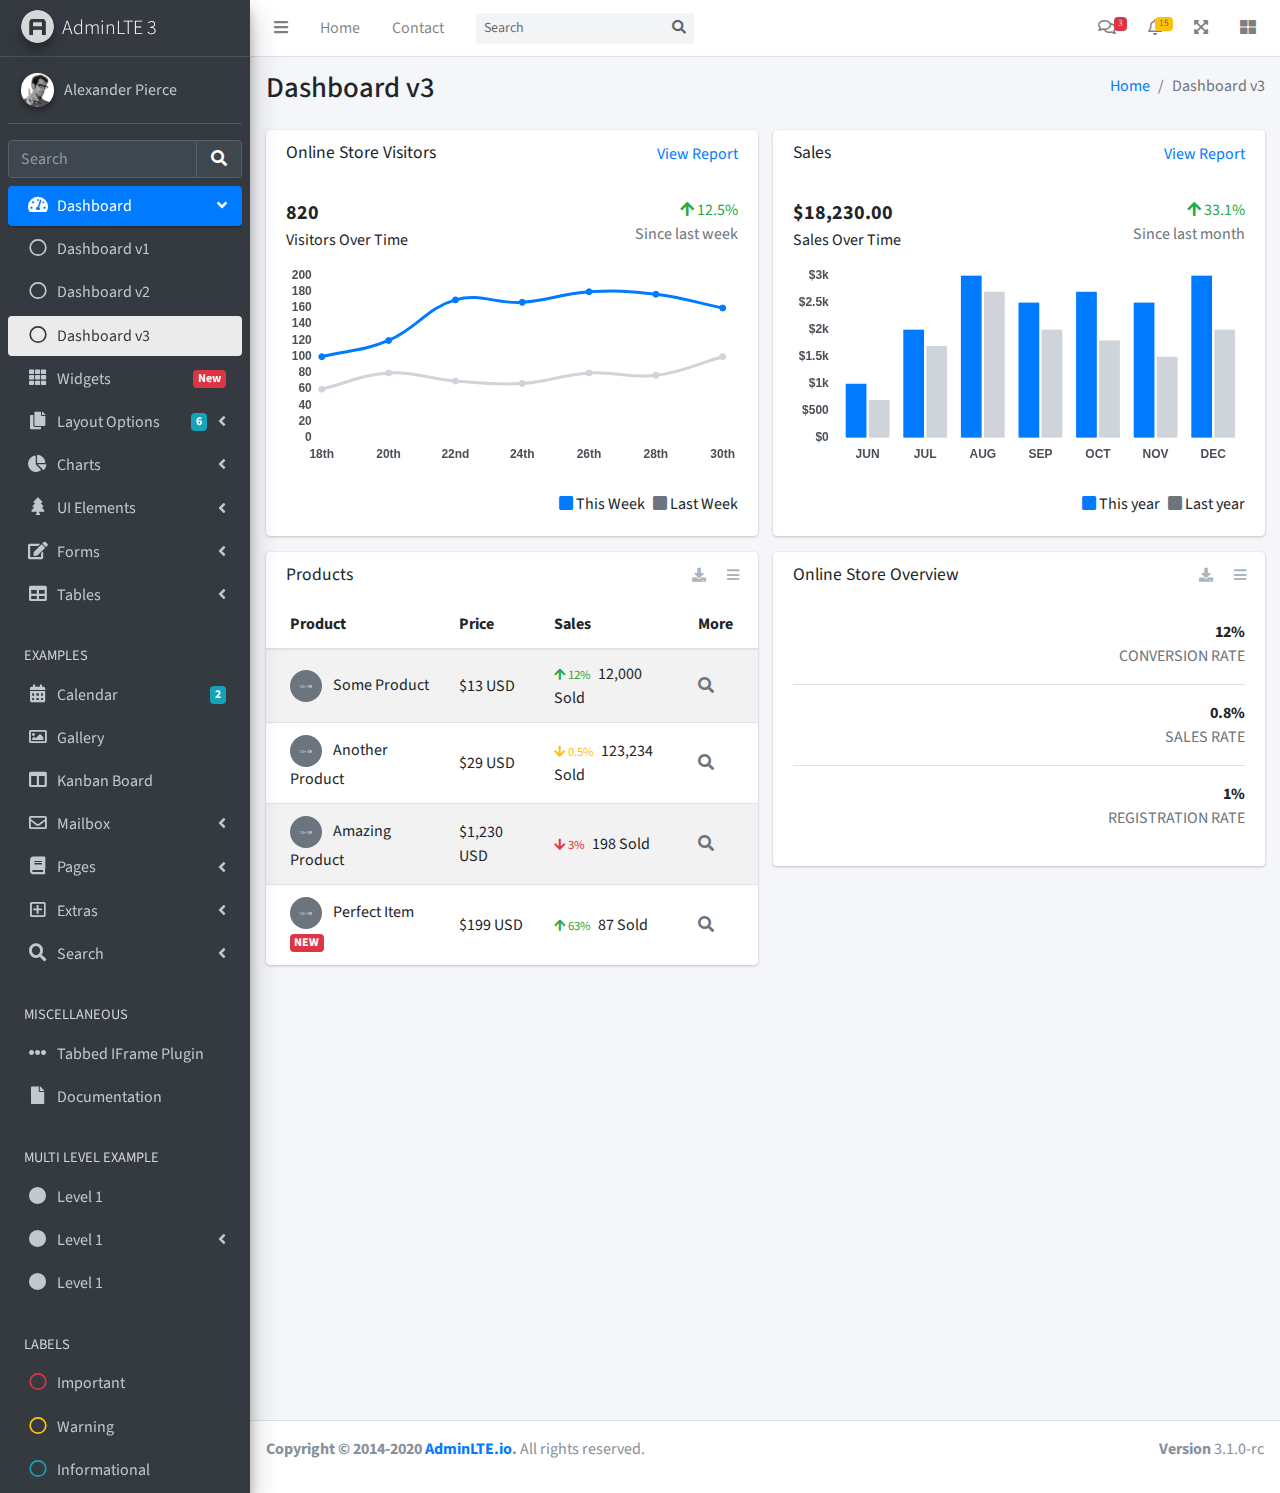
<file: src/main/webapp/resources/index3.html>
<!DOCTYPE html>
<html lang="en">
<head>
  <meta charset="utf-8">
  <meta name="viewport" content="width=device-width, initial-scale=1">
  <title>AdminLTE 3 | Dashboard 3</title>

  <!-- Google Font: Source Sans Pro -->
  <link rel="stylesheet" href="https://fonts.googleapis.com/css?family=Source+Sans+Pro:300,400,400i,700&display=fallback">
  <!-- Font Awesome Icons -->
  <link rel="stylesheet" href="plugins/fontawesome-free/css/all.min.css">
  <!-- IonIcons -->
  <link rel="stylesheet" href="https://code.ionicframework.com/ionicons/2.0.1/css/ionicons.min.css">
  <!-- Theme style -->
  <link rel="stylesheet" href="dist/css/adminlte.min.css">
</head>
<!--
`body` tag options:

  Apply one or more of the following classes to to the body tag
  to get the desired effect

  * sidebar-collapse
  * sidebar-mini
-->
<body class="hold-transition sidebar-mini">
<div class="wrapper">
  <!-- Navbar -->
  <nav class="main-header navbar navbar-expand navbar-white navbar-light">
    <!-- Left navbar links -->
    <ul class="navbar-nav">
      <li class="nav-item">
        <a class="nav-link" data-widget="pushmenu" href="#" role="button"><i class="fas fa-bars"></i></a>
      </li>
      <li class="nav-item d-none d-sm-inline-block">
        <a href="index3.html" class="nav-link">Home</a>
      </li>
      <li class="nav-item d-none d-sm-inline-block">
        <a href="#" class="nav-link">Contact</a>
      </li>
    </ul>

    <!-- SEARCH FORM -->
    <form class="form-inline ml-3">
      <div class="input-group input-group-sm">
        <input class="form-control form-control-navbar" type="search" placeholder="Search" aria-label="Search">
        <div class="input-group-append">
          <button class="btn btn-navbar" type="submit">
            <i class="fas fa-search"></i>
          </button>
        </div>
      </div>
    </form>

    <!-- Right navbar links -->
    <ul class="navbar-nav ml-auto">
      <!-- Messages Dropdown Menu -->
      <li class="nav-item dropdown">
        <a class="nav-link" data-toggle="dropdown" href="#">
          <i class="far fa-comments"></i>
          <span class="badge badge-danger navbar-badge">3</span>
        </a>
        <div class="dropdown-menu dropdown-menu-lg dropdown-menu-right">
          <a href="#" class="dropdown-item">
            <!-- Message Start -->
            <div class="media">
              <img src="dist/img/user1-128x128.jpg" alt="User Avatar" class="img-size-50 mr-3 img-circle">
              <div class="media-body">
                <h3 class="dropdown-item-title">
                  Brad Diesel
                  <span class="float-right text-sm text-danger"><i class="fas fa-star"></i></span>
                </h3>
                <p class="text-sm">Call me whenever you can...</p>
                <p class="text-sm text-muted"><i class="far fa-clock mr-1"></i> 4 Hours Ago</p>
              </div>
            </div>
            <!-- Message End -->
          </a>
          <div class="dropdown-divider"></div>
          <a href="#" class="dropdown-item">
            <!-- Message Start -->
            <div class="media">
              <img src="dist/img/user8-128x128.jpg" alt="User Avatar" class="img-size-50 img-circle mr-3">
              <div class="media-body">
                <h3 class="dropdown-item-title">
                  John Pierce
                  <span class="float-right text-sm text-muted"><i class="fas fa-star"></i></span>
                </h3>
                <p class="text-sm">I got your message bro</p>
                <p class="text-sm text-muted"><i class="far fa-clock mr-1"></i> 4 Hours Ago</p>
              </div>
            </div>
            <!-- Message End -->
          </a>
          <div class="dropdown-divider"></div>
          <a href="#" class="dropdown-item">
            <!-- Message Start -->
            <div class="media">
              <img src="dist/img/user3-128x128.jpg" alt="User Avatar" class="img-size-50 img-circle mr-3">
              <div class="media-body">
                <h3 class="dropdown-item-title">
                  Nora Silvester
                  <span class="float-right text-sm text-warning"><i class="fas fa-star"></i></span>
                </h3>
                <p class="text-sm">The subject goes here</p>
                <p class="text-sm text-muted"><i class="far fa-clock mr-1"></i> 4 Hours Ago</p>
              </div>
            </div>
            <!-- Message End -->
          </a>
          <div class="dropdown-divider"></div>
          <a href="#" class="dropdown-item dropdown-footer">See All Messages</a>
        </div>
      </li>
      <!-- Notifications Dropdown Menu -->
      <li class="nav-item dropdown">
        <a class="nav-link" data-toggle="dropdown" href="#">
          <i class="far fa-bell"></i>
          <span class="badge badge-warning navbar-badge">15</span>
        </a>
        <div class="dropdown-menu dropdown-menu-lg dropdown-menu-right">
          <span class="dropdown-item dropdown-header">15 Notifications</span>
          <div class="dropdown-divider"></div>
          <a href="#" class="dropdown-item">
            <i class="fas fa-envelope mr-2"></i> 4 new messages
            <span class="float-right text-muted text-sm">3 mins</span>
          </a>
          <div class="dropdown-divider"></div>
          <a href="#" class="dropdown-item">
            <i class="fas fa-users mr-2"></i> 8 friend requests
            <span class="float-right text-muted text-sm">12 hours</span>
          </a>
          <div class="dropdown-divider"></div>
          <a href="#" class="dropdown-item">
            <i class="fas fa-file mr-2"></i> 3 new reports
            <span class="float-right text-muted text-sm">2 days</span>
          </a>
          <div class="dropdown-divider"></div>
          <a href="#" class="dropdown-item dropdown-footer">See All Notifications</a>
        </div>
      </li>
      <li class="nav-item">
        <a class="nav-link" data-widget="fullscreen" href="#" role="button">
          <i class="fas fa-expand-arrows-alt"></i>
        </a>
      </li>
      <li class="nav-item">
        <a class="nav-link" data-widget="control-sidebar" data-slide="true" href="#" role="button">
          <i class="fas fa-th-large"></i>
        </a>
      </li>
    </ul>
  </nav>
  <!-- /.navbar -->

  <!-- Main Sidebar Container -->
  <aside class="main-sidebar sidebar-dark-primary elevation-4">
    <!-- Brand Logo -->
    <a href="index3.html" class="brand-link">
      <img src="dist/img/AdminLTELogo.png" alt="AdminLTE Logo" class="brand-image img-circle elevation-3" style="opacity: .8">
      <span class="brand-text font-weight-light">AdminLTE 3</span>
    </a>

    <!-- Sidebar -->
    <div class="sidebar">
      <!-- Sidebar user panel (optional) -->
      <div class="user-panel mt-3 pb-3 mb-3 d-flex">
        <div class="image">
          <img src="dist/img/user2-160x160.jpg" class="img-circle elevation-2" alt="User Image">
        </div>
        <div class="info">
          <a href="#" class="d-block">Alexander Pierce</a>
        </div>
      </div>

      <!-- SidebarSearch Form -->
      <div class="form-inline">
        <div class="input-group" data-widget="sidebar-search">
          <input class="form-control form-control-sidebar" type="search" placeholder="Search" aria-label="Search">
          <div class="input-group-append">
            <button class="btn btn-sidebar">
              <i class="fas fa-search fa-fw"></i>
            </button>
          </div>
        </div>
      </div>

      <!-- Sidebar Menu -->
      <nav class="mt-2">
        <ul class="nav nav-pills nav-sidebar flex-column" data-widget="treeview" role="menu" data-accordion="false">
          <!-- Add icons to the links using the .nav-icon class
               with font-awesome or any other icon font library -->
          <li class="nav-item menu-open">
            <a href="#" class="nav-link active">
              <i class="nav-icon fas fa-tachometer-alt"></i>
              <p>
                Dashboard
                <i class="right fas fa-angle-left"></i>
              </p>
            </a>
            <ul class="nav nav-treeview">
              <li class="nav-item">
                <a href="./index.html" class="nav-link">
                  <i class="far fa-circle nav-icon"></i>
                  <p>Dashboard v1</p>
                </a>
              </li>
              <li class="nav-item">
                <a href="./index2.html" class="nav-link">
                  <i class="far fa-circle nav-icon"></i>
                  <p>Dashboard v2</p>
                </a>
              </li>
              <li class="nav-item">
                <a href="./index3.html" class="nav-link active">
                  <i class="far fa-circle nav-icon"></i>
                  <p>Dashboard v3</p>
                </a>
              </li>
            </ul>
          </li>
          <li class="nav-item">
            <a href="pages/widgets.html" class="nav-link">
              <i class="nav-icon fas fa-th"></i>
              <p>
                Widgets
                <span class="right badge badge-danger">New</span>
              </p>
            </a>
          </li>
          <li class="nav-item">
            <a href="#" class="nav-link">
              <i class="nav-icon fas fa-copy"></i>
              <p>
                Layout Options
                <i class="fas fa-angle-left right"></i>
                <span class="badge badge-info right">6</span>
              </p>
            </a>
            <ul class="nav nav-treeview">
              <li class="nav-item">
                <a href="pages/layout/top-nav.html" class="nav-link">
                  <i class="far fa-circle nav-icon"></i>
                  <p>Top Navigation</p>
                </a>
              </li>
              <li class="nav-item">
                <a href="pages/layout/top-nav-sidebar.html" class="nav-link">
                  <i class="far fa-circle nav-icon"></i>
                  <p>Top Navigation + Sidebar</p>
                </a>
              </li>
              <li class="nav-item">
                <a href="pages/layout/boxed.html" class="nav-link">
                  <i class="far fa-circle nav-icon"></i>
                  <p>Boxed</p>
                </a>
              </li>
              <li class="nav-item">
                <a href="pages/layout/fixed-sidebar.html" class="nav-link">
                  <i class="far fa-circle nav-icon"></i>
                  <p>Fixed Sidebar</p>
                </a>
              </li>
              <li class="nav-item">
                <a href="pages/layout/fixed-sidebar-custom.html" class="nav-link">
                  <i class="far fa-circle nav-icon"></i>
                  <p>Fixed Sidebar <small>+ Custom Area</small></p>
                </a>
              </li>
              <li class="nav-item">
                <a href="pages/layout/fixed-topnav.html" class="nav-link">
                  <i class="far fa-circle nav-icon"></i>
                  <p>Fixed Navbar</p>
                </a>
              </li>
              <li class="nav-item">
                <a href="pages/layout/fixed-footer.html" class="nav-link">
                  <i class="far fa-circle nav-icon"></i>
                  <p>Fixed Footer</p>
                </a>
              </li>
              <li class="nav-item">
                <a href="pages/layout/collapsed-sidebar.html" class="nav-link">
                  <i class="far fa-circle nav-icon"></i>
                  <p>Collapsed Sidebar</p>
                </a>
              </li>
            </ul>
          </li>
          <li class="nav-item">
            <a href="#" class="nav-link">
              <i class="nav-icon fas fa-chart-pie"></i>
              <p>
                Charts
                <i class="right fas fa-angle-left"></i>
              </p>
            </a>
            <ul class="nav nav-treeview">
              <li class="nav-item">
                <a href="pages/charts/chartjs.html" class="nav-link">
                  <i class="far fa-circle nav-icon"></i>
                  <p>ChartJS</p>
                </a>
              </li>
              <li class="nav-item">
                <a href="pages/charts/flot.html" class="nav-link">
                  <i class="far fa-circle nav-icon"></i>
                  <p>Flot</p>
                </a>
              </li>
              <li class="nav-item">
                <a href="pages/charts/inline.html" class="nav-link">
                  <i class="far fa-circle nav-icon"></i>
                  <p>Inline</p>
                </a>
              </li>
              <li class="nav-item">
                <a href="pages/charts/uplot.html" class="nav-link">
                  <i class="far fa-circle nav-icon"></i>
                  <p>uPlot</p>
                </a>
              </li>
            </ul>
          </li>
          <li class="nav-item">
            <a href="#" class="nav-link">
              <i class="nav-icon fas fa-tree"></i>
              <p>
                UI Elements
                <i class="fas fa-angle-left right"></i>
              </p>
            </a>
            <ul class="nav nav-treeview">
              <li class="nav-item">
                <a href="pages/UI/general.html" class="nav-link">
                  <i class="far fa-circle nav-icon"></i>
                  <p>General</p>
                </a>
              </li>
              <li class="nav-item">
                <a href="pages/UI/icons.html" class="nav-link">
                  <i class="far fa-circle nav-icon"></i>
                  <p>Icons</p>
                </a>
              </li>
              <li class="nav-item">
                <a href="pages/UI/buttons.html" class="nav-link">
                  <i class="far fa-circle nav-icon"></i>
                  <p>Buttons</p>
                </a>
              </li>
              <li class="nav-item">
                <a href="pages/UI/sliders.html" class="nav-link">
                  <i class="far fa-circle nav-icon"></i>
                  <p>Sliders</p>
                </a>
              </li>
              <li class="nav-item">
                <a href="pages/UI/modals.html" class="nav-link">
                  <i class="far fa-circle nav-icon"></i>
                  <p>Modals & Alerts</p>
                </a>
              </li>
              <li class="nav-item">
                <a href="pages/UI/navbar.html" class="nav-link">
                  <i class="far fa-circle nav-icon"></i>
                  <p>Navbar & Tabs</p>
                </a>
              </li>
              <li class="nav-item">
                <a href="pages/UI/timeline.html" class="nav-link">
                  <i class="far fa-circle nav-icon"></i>
                  <p>Timeline</p>
                </a>
              </li>
              <li class="nav-item">
                <a href="pages/UI/ribbons.html" class="nav-link">
                  <i class="far fa-circle nav-icon"></i>
                  <p>Ribbons</p>
                </a>
              </li>
            </ul>
          </li>
          <li class="nav-item">
            <a href="#" class="nav-link">
              <i class="nav-icon fas fa-edit"></i>
              <p>
                Forms
                <i class="fas fa-angle-left right"></i>
              </p>
            </a>
            <ul class="nav nav-treeview">
              <li class="nav-item">
                <a href="pages/forms/general.html" class="nav-link">
                  <i class="far fa-circle nav-icon"></i>
                  <p>General Elements</p>
                </a>
              </li>
              <li class="nav-item">
                <a href="pages/forms/advanced.html" class="nav-link">
                  <i class="far fa-circle nav-icon"></i>
                  <p>Advanced Elements</p>
                </a>
              </li>
              <li class="nav-item">
                <a href="pages/forms/editors.html" class="nav-link">
                  <i class="far fa-circle nav-icon"></i>
                  <p>Editors</p>
                </a>
              </li>
              <li class="nav-item">
                <a href="pages/forms/validation.html" class="nav-link">
                  <i class="far fa-circle nav-icon"></i>
                  <p>Validation</p>
                </a>
              </li>
            </ul>
          </li>
          <li class="nav-item">
            <a href="#" class="nav-link">
              <i class="nav-icon fas fa-table"></i>
              <p>
                Tables
                <i class="fas fa-angle-left right"></i>
              </p>
            </a>
            <ul class="nav nav-treeview">
              <li class="nav-item">
                <a href="pages/tables/simple.html" class="nav-link">
                  <i class="far fa-circle nav-icon"></i>
                  <p>Simple Tables</p>
                </a>
              </li>
              <li class="nav-item">
                <a href="pages/tables/data.html" class="nav-link">
                  <i class="far fa-circle nav-icon"></i>
                  <p>DataTables</p>
                </a>
              </li>
              <li class="nav-item">
                <a href="pages/tables/jsgrid.html" class="nav-link">
                  <i class="far fa-circle nav-icon"></i>
                  <p>jsGrid</p>
                </a>
              </li>
            </ul>
          </li>
          <li class="nav-header">EXAMPLES</li>
          <li class="nav-item">
            <a href="pages/calendar.html" class="nav-link">
              <i class="nav-icon fas fa-calendar-alt"></i>
              <p>
                Calendar
                <span class="badge badge-info right">2</span>
              </p>
            </a>
          </li>
          <li class="nav-item">
            <a href="pages/gallery.html" class="nav-link">
              <i class="nav-icon far fa-image"></i>
              <p>
                Gallery
              </p>
            </a>
          </li>
          <li class="nav-item">
            <a href="pages/kanban.html" class="nav-link">
              <i class="nav-icon fas fa-columns"></i>
              <p>
                Kanban Board
              </p>
            </a>
          </li>
          <li class="nav-item">
            <a href="#" class="nav-link">
              <i class="nav-icon far fa-envelope"></i>
              <p>
                Mailbox
                <i class="fas fa-angle-left right"></i>
              </p>
            </a>
            <ul class="nav nav-treeview">
              <li class="nav-item">
                <a href="pages/mailbox/mailbox.html" class="nav-link">
                  <i class="far fa-circle nav-icon"></i>
                  <p>Inbox</p>
                </a>
              </li>
              <li class="nav-item">
                <a href="pages/mailbox/compose.html" class="nav-link">
                  <i class="far fa-circle nav-icon"></i>
                  <p>Compose</p>
                </a>
              </li>
              <li class="nav-item">
                <a href="pages/mailbox/read-mail.html" class="nav-link">
                  <i class="far fa-circle nav-icon"></i>
                  <p>Read</p>
                </a>
              </li>
            </ul>
          </li>
          <li class="nav-item">
            <a href="#" class="nav-link">
              <i class="nav-icon fas fa-book"></i>
              <p>
                Pages
                <i class="fas fa-angle-left right"></i>
              </p>
            </a>
            <ul class="nav nav-treeview">
              <li class="nav-item">
                <a href="pages/examples/invoice.html" class="nav-link">
                  <i class="far fa-circle nav-icon"></i>
                  <p>Invoice</p>
                </a>
              </li>
              <li class="nav-item">
                <a href="pages/examples/profile.html" class="nav-link">
                  <i class="far fa-circle nav-icon"></i>
                  <p>Profile</p>
                </a>
              </li>
              <li class="nav-item">
                <a href="pages/examples/e-commerce.html" class="nav-link">
                  <i class="far fa-circle nav-icon"></i>
                  <p>E-commerce</p>
                </a>
              </li>
              <li class="nav-item">
                <a href="pages/examples/projects.html" class="nav-link">
                  <i class="far fa-circle nav-icon"></i>
                  <p>Projects</p>
                </a>
              </li>
              <li class="nav-item">
                <a href="pages/examples/project-add.html" class="nav-link">
                  <i class="far fa-circle nav-icon"></i>
                  <p>Project Add</p>
                </a>
              </li>
              <li class="nav-item">
                <a href="pages/examples/project-edit.html" class="nav-link">
                  <i class="far fa-circle nav-icon"></i>
                  <p>Project Edit</p>
                </a>
              </li>
              <li class="nav-item">
                <a href="pages/examples/project-detail.html" class="nav-link">
                  <i class="far fa-circle nav-icon"></i>
                  <p>Project Detail</p>
                </a>
              </li>
              <li class="nav-item">
                <a href="pages/examples/contacts.html" class="nav-link">
                  <i class="far fa-circle nav-icon"></i>
                  <p>Contacts</p>
                </a>
              </li>
              <li class="nav-item">
                <a href="pages/examples/faq.html" class="nav-link">
                  <i class="far fa-circle nav-icon"></i>
                  <p>FAQ</p>
                </a>
              </li>
              <li class="nav-item">
                <a href="pages/examples/contact-us.html" class="nav-link">
                  <i class="far fa-circle nav-icon"></i>
                  <p>Contact us</p>
                </a>
              </li>
            </ul>
          </li>
          <li class="nav-item">
            <a href="#" class="nav-link">
              <i class="nav-icon far fa-plus-square"></i>
              <p>
                Extras
                <i class="fas fa-angle-left right"></i>
              </p>
            </a>
            <ul class="nav nav-treeview">
              <li class="nav-item">
                <a href="#" class="nav-link">
                  <i class="far fa-circle nav-icon"></i>
                  <p>
                    Login & Register v1
                    <i class="fas fa-angle-left right"></i>
                  </p>
                </a>
                <ul class="nav nav-treeview">
                  <li class="nav-item">
                    <a href="pages/examples/login.html" class="nav-link">
                      <i class="far fa-circle nav-icon"></i>
                      <p>Login v1</p>
                    </a>
                  </li>
                  <li class="nav-item">
                    <a href="pages/examples/register.html" class="nav-link">
                      <i class="far fa-circle nav-icon"></i>
                      <p>Register v1</p>
                    </a>
                  </li>
                  <li class="nav-item">
                    <a href="pages/examples/forgot-password.html" class="nav-link">
                      <i class="far fa-circle nav-icon"></i>
                      <p>Forgot Password v1</p>
                    </a>
                  </li>
                  <li class="nav-item">
                    <a href="pages/examples/recover-password.html" class="nav-link">
                      <i class="far fa-circle nav-icon"></i>
                      <p>Recover Password v1</p>
                    </a>
                  </li>
                </ul>
              </li>
              <li class="nav-item">
                <a href="#" class="nav-link">
                  <i class="far fa-circle nav-icon"></i>
                  <p>
                    Login & Register v2
                    <i class="fas fa-angle-left right"></i>
                  </p>
                </a>
                <ul class="nav nav-treeview">
                  <li class="nav-item">
                    <a href="pages/examples/login-v2.html" class="nav-link">
                      <i class="far fa-circle nav-icon"></i>
                      <p>Login v2</p>
                    </a>
                  </li>
                  <li class="nav-item">
                    <a href="pages/examples/register-v2.html" class="nav-link">
                      <i class="far fa-circle nav-icon"></i>
                      <p>Register v2</p>
                    </a>
                  </li>
                  <li class="nav-item">
                    <a href="pages/examples/forgot-password-v2.html" class="nav-link">
                      <i class="far fa-circle nav-icon"></i>
                      <p>Forgot Password v2</p>
                    </a>
                  </li>
                  <li class="nav-item">
                    <a href="pages/examples/recover-password-v2.html" class="nav-link">
                      <i class="far fa-circle nav-icon"></i>
                      <p>Recover Password v2</p>
                    </a>
                  </li>
                </ul>
              </li>
              <li class="nav-item">
                <a href="pages/examples/lockscreen.html" class="nav-link">
                  <i class="far fa-circle nav-icon"></i>
                  <p>Lockscreen</p>
                </a>
              </li>
              <li class="nav-item">
                <a href="pages/examples/legacy-user-menu.html" class="nav-link">
                  <i class="far fa-circle nav-icon"></i>
                  <p>Legacy User Menu</p>
                </a>
              </li>
              <li class="nav-item">
                <a href="pages/examples/language-menu.html" class="nav-link">
                  <i class="far fa-circle nav-icon"></i>
                  <p>Language Menu</p>
                </a>
              </li>
              <li class="nav-item">
                <a href="pages/examples/404.html" class="nav-link">
                  <i class="far fa-circle nav-icon"></i>
                  <p>Error 404</p>
                </a>
              </li>
              <li class="nav-item">
                <a href="pages/examples/500.html" class="nav-link">
                  <i class="far fa-circle nav-icon"></i>
                  <p>Error 500</p>
                </a>
              </li>
              <li class="nav-item">
                <a href="pages/examples/pace.html" class="nav-link">
                  <i class="far fa-circle nav-icon"></i>
                  <p>Pace</p>
                </a>
              </li>
              <li class="nav-item">
                <a href="pages/examples/blank.html" class="nav-link">
                  <i class="far fa-circle nav-icon"></i>
                  <p>Blank Page</p>
                </a>
              </li>
              <li class="nav-item">
                <a href="starter.html" class="nav-link">
                  <i class="far fa-circle nav-icon"></i>
                  <p>Starter Page</p>
                </a>
              </li>
            </ul>
          </li>
          <li class="nav-item">
            <a href="#" class="nav-link">
              <i class="nav-icon fas fa-search"></i>
              <p>
                Search
                <i class="fas fa-angle-left right"></i>
              </p>
            </a>
            <ul class="nav nav-treeview">
              <li class="nav-item">
                <a href="pages/search/simple.html" class="nav-link">
                  <i class="far fa-circle nav-icon"></i>
                  <p>Simple Search</p>
                </a>
              </li>
              <li class="nav-item">
                <a href="pages/search/enhanced.html" class="nav-link">
                  <i class="far fa-circle nav-icon"></i>
                  <p>Enhanced</p>
                </a>
              </li>
            </ul>
          </li>
          <li class="nav-header">MISCELLANEOUS</li>
          <li class="nav-item">
            <a href="iframe.html" class="nav-link">
              <i class="nav-icon fas fa-ellipsis-h"></i>
              <p>Tabbed IFrame Plugin</p>
            </a>
          </li>
          <li class="nav-item">
            <a href="https://adminlte.io/docs/3.1/" class="nav-link">
              <i class="nav-icon fas fa-file"></i>
              <p>Documentation</p>
            </a>
          </li>
          <li class="nav-header">MULTI LEVEL EXAMPLE</li>
          <li class="nav-item">
            <a href="#" class="nav-link">
              <i class="fas fa-circle nav-icon"></i>
              <p>Level 1</p>
            </a>
          </li>
          <li class="nav-item">
            <a href="#" class="nav-link">
              <i class="nav-icon fas fa-circle"></i>
              <p>
                Level 1
                <i class="right fas fa-angle-left"></i>
              </p>
            </a>
            <ul class="nav nav-treeview">
              <li class="nav-item">
                <a href="#" class="nav-link">
                  <i class="far fa-circle nav-icon"></i>
                  <p>Level 2</p>
                </a>
              </li>
              <li class="nav-item">
                <a href="#" class="nav-link">
                  <i class="far fa-circle nav-icon"></i>
                  <p>
                    Level 2
                    <i class="right fas fa-angle-left"></i>
                  </p>
                </a>
                <ul class="nav nav-treeview">
                  <li class="nav-item">
                    <a href="#" class="nav-link">
                      <i class="far fa-dot-circle nav-icon"></i>
                      <p>Level 3</p>
                    </a>
                  </li>
                  <li class="nav-item">
                    <a href="#" class="nav-link">
                      <i class="far fa-dot-circle nav-icon"></i>
                      <p>Level 3</p>
                    </a>
                  </li>
                  <li class="nav-item">
                    <a href="#" class="nav-link">
                      <i class="far fa-dot-circle nav-icon"></i>
                      <p>Level 3</p>
                    </a>
                  </li>
                </ul>
              </li>
              <li class="nav-item">
                <a href="#" class="nav-link">
                  <i class="far fa-circle nav-icon"></i>
                  <p>Level 2</p>
                </a>
              </li>
            </ul>
          </li>
          <li class="nav-item">
            <a href="#" class="nav-link">
              <i class="fas fa-circle nav-icon"></i>
              <p>Level 1</p>
            </a>
          </li>
          <li class="nav-header">LABELS</li>
          <li class="nav-item">
            <a href="#" class="nav-link">
              <i class="nav-icon far fa-circle text-danger"></i>
              <p class="text">Important</p>
            </a>
          </li>
          <li class="nav-item">
            <a href="#" class="nav-link">
              <i class="nav-icon far fa-circle text-warning"></i>
              <p>Warning</p>
            </a>
          </li>
          <li class="nav-item">
            <a href="#" class="nav-link">
              <i class="nav-icon far fa-circle text-info"></i>
              <p>Informational</p>
            </a>
          </li>
        </ul>
      </nav>
      <!-- /.sidebar-menu -->
    </div>
    <!-- /.sidebar -->
  </aside>

  <!-- Content Wrapper. Contains page content -->
  <div class="content-wrapper">
    <!-- Content Header (Page header) -->
    <div class="content-header">
      <div class="container-fluid">
        <div class="row mb-2">
          <div class="col-sm-6">
            <h1 class="m-0">Dashboard v3</h1>
          </div><!-- /.col -->
          <div class="col-sm-6">
            <ol class="breadcrumb float-sm-right">
              <li class="breadcrumb-item"><a href="#">Home</a></li>
              <li class="breadcrumb-item active">Dashboard v3</li>
            </ol>
          </div><!-- /.col -->
        </div><!-- /.row -->
      </div><!-- /.container-fluid -->
    </div>
    <!-- /.content-header -->

    <!-- Main content -->
    <div class="content">
      <div class="container-fluid">
        <div class="row">
          <div class="col-lg-6">
            <div class="card">
              <div class="card-header border-0">
                <div class="d-flex justify-content-between">
                  <h3 class="card-title">Online Store Visitors</h3>
                  <a href="javascript:void(0);">View Report</a>
                </div>
              </div>
              <div class="card-body">
                <div class="d-flex">
                  <p class="d-flex flex-column">
                    <span class="text-bold text-lg">820</span>
                    <span>Visitors Over Time</span>
                  </p>
                  <p class="ml-auto d-flex flex-column text-right">
                    <span class="text-success">
                      <i class="fas fa-arrow-up"></i> 12.5%
                    </span>
                    <span class="text-muted">Since last week</span>
                  </p>
                </div>
                <!-- /.d-flex -->

                <div class="position-relative mb-4">
                  <canvas id="visitors-chart" height="200"></canvas>
                </div>

                <div class="d-flex flex-row justify-content-end">
                  <span class="mr-2">
                    <i class="fas fa-square text-primary"></i> This Week
                  </span>

                  <span>
                    <i class="fas fa-square text-gray"></i> Last Week
                  </span>
                </div>
              </div>
            </div>
            <!-- /.card -->

            <div class="card">
              <div class="card-header border-0">
                <h3 class="card-title">Products</h3>
                <div class="card-tools">
                  <a href="#" class="btn btn-tool btn-sm">
                    <i class="fas fa-download"></i>
                  </a>
                  <a href="#" class="btn btn-tool btn-sm">
                    <i class="fas fa-bars"></i>
                  </a>
                </div>
              </div>
              <div class="card-body table-responsive p-0">
                <table class="table table-striped table-valign-middle">
                  <thead>
                  <tr>
                    <th>Product</th>
                    <th>Price</th>
                    <th>Sales</th>
                    <th>More</th>
                  </tr>
                  </thead>
                  <tbody>
                  <tr>
                    <td>
                      <img src="dist/img/default-150x150.png" alt="Product 1" class="img-circle img-size-32 mr-2">
                      Some Product
                    </td>
                    <td>$13 USD</td>
                    <td>
                      <small class="text-success mr-1">
                        <i class="fas fa-arrow-up"></i>
                        12%
                      </small>
                      12,000 Sold
                    </td>
                    <td>
                      <a href="#" class="text-muted">
                        <i class="fas fa-search"></i>
                      </a>
                    </td>
                  </tr>
                  <tr>
                    <td>
                      <img src="dist/img/default-150x150.png" alt="Product 1" class="img-circle img-size-32 mr-2">
                      Another Product
                    </td>
                    <td>$29 USD</td>
                    <td>
                      <small class="text-warning mr-1">
                        <i class="fas fa-arrow-down"></i>
                        0.5%
                      </small>
                      123,234 Sold
                    </td>
                    <td>
                      <a href="#" class="text-muted">
                        <i class="fas fa-search"></i>
                      </a>
                    </td>
                  </tr>
                  <tr>
                    <td>
                      <img src="dist/img/default-150x150.png" alt="Product 1" class="img-circle img-size-32 mr-2">
                      Amazing Product
                    </td>
                    <td>$1,230 USD</td>
                    <td>
                      <small class="text-danger mr-1">
                        <i class="fas fa-arrow-down"></i>
                        3%
                      </small>
                      198 Sold
                    </td>
                    <td>
                      <a href="#" class="text-muted">
                        <i class="fas fa-search"></i>
                      </a>
                    </td>
                  </tr>
                  <tr>
                    <td>
                      <img src="dist/img/default-150x150.png" alt="Product 1" class="img-circle img-size-32 mr-2">
                      Perfect Item
                      <span class="badge bg-danger">NEW</span>
                    </td>
                    <td>$199 USD</td>
                    <td>
                      <small class="text-success mr-1">
                        <i class="fas fa-arrow-up"></i>
                        63%
                      </small>
                      87 Sold
                    </td>
                    <td>
                      <a href="#" class="text-muted">
                        <i class="fas fa-search"></i>
                      </a>
                    </td>
                  </tr>
                  </tbody>
                </table>
              </div>
            </div>
            <!-- /.card -->
          </div>
          <!-- /.col-md-6 -->
          <div class="col-lg-6">
            <div class="card">
              <div class="card-header border-0">
                <div class="d-flex justify-content-between">
                  <h3 class="card-title">Sales</h3>
                  <a href="javascript:void(0);">View Report</a>
                </div>
              </div>
              <div class="card-body">
                <div class="d-flex">
                  <p class="d-flex flex-column">
                    <span class="text-bold text-lg">$18,230.00</span>
                    <span>Sales Over Time</span>
                  </p>
                  <p class="ml-auto d-flex flex-column text-right">
                    <span class="text-success">
                      <i class="fas fa-arrow-up"></i> 33.1%
                    </span>
                    <span class="text-muted">Since last month</span>
                  </p>
                </div>
                <!-- /.d-flex -->

                <div class="position-relative mb-4">
                  <canvas id="sales-chart" height="200"></canvas>
                </div>

                <div class="d-flex flex-row justify-content-end">
                  <span class="mr-2">
                    <i class="fas fa-square text-primary"></i> This year
                  </span>

                  <span>
                    <i class="fas fa-square text-gray"></i> Last year
                  </span>
                </div>
              </div>
            </div>
            <!-- /.card -->

            <div class="card">
              <div class="card-header border-0">
                <h3 class="card-title">Online Store Overview</h3>
                <div class="card-tools">
                  <a href="#" class="btn btn-sm btn-tool">
                    <i class="fas fa-download"></i>
                  </a>
                  <a href="#" class="btn btn-sm btn-tool">
                    <i class="fas fa-bars"></i>
                  </a>
                </div>
              </div>
              <div class="card-body">
                <div class="d-flex justify-content-between align-items-center border-bottom mb-3">
                  <p class="text-success text-xl">
                    <i class="ion ion-ios-refresh-empty"></i>
                  </p>
                  <p class="d-flex flex-column text-right">
                    <span class="font-weight-bold">
                      <i class="ion ion-android-arrow-up text-success"></i> 12%
                    </span>
                    <span class="text-muted">CONVERSION RATE</span>
                  </p>
                </div>
                <!-- /.d-flex -->
                <div class="d-flex justify-content-between align-items-center border-bottom mb-3">
                  <p class="text-warning text-xl">
                    <i class="ion ion-ios-cart-outline"></i>
                  </p>
                  <p class="d-flex flex-column text-right">
                    <span class="font-weight-bold">
                      <i class="ion ion-android-arrow-up text-warning"></i> 0.8%
                    </span>
                    <span class="text-muted">SALES RATE</span>
                  </p>
                </div>
                <!-- /.d-flex -->
                <div class="d-flex justify-content-between align-items-center mb-0">
                  <p class="text-danger text-xl">
                    <i class="ion ion-ios-people-outline"></i>
                  </p>
                  <p class="d-flex flex-column text-right">
                    <span class="font-weight-bold">
                      <i class="ion ion-android-arrow-down text-danger"></i> 1%
                    </span>
                    <span class="text-muted">REGISTRATION RATE</span>
                  </p>
                </div>
                <!-- /.d-flex -->
              </div>
            </div>
          </div>
          <!-- /.col-md-6 -->
        </div>
        <!-- /.row -->
      </div>
      <!-- /.container-fluid -->
    </div>
    <!-- /.content -->
  </div>
  <!-- /.content-wrapper -->

  <!-- Control Sidebar -->
  <aside class="control-sidebar control-sidebar-dark">
    <!-- Control sidebar content goes here -->
  </aside>
  <!-- /.control-sidebar -->

  <!-- Main Footer -->
  <footer class="main-footer">
    <strong>Copyright &copy; 2014-2020 <a href="https://adminlte.io">AdminLTE.io</a>.</strong>
    All rights reserved.
    <div class="float-right d-none d-sm-inline-block">
      <b>Version</b> 3.1.0-rc
    </div>
  </footer>
</div>
<!-- ./wrapper -->

<!-- REQUIRED SCRIPTS -->

<!-- jQuery -->
<script src="plugins/jquery/jquery.min.js"></script>
<!-- Bootstrap -->
<script src="plugins/bootstrap/js/bootstrap.bundle.min.js"></script>
<!-- AdminLTE -->
<script src="dist/js/adminlte.js"></script>

<!-- OPTIONAL SCRIPTS -->
<script src="plugins/chart.js/Chart.min.js"></script>
<!-- AdminLTE for demo purposes -->
<script src="dist/js/demo.js"></script>
<!-- AdminLTE dashboard demo (This is only for demo purposes) -->
<script src="dist/js/pages/dashboard3.js"></script>
</body>
</html>
</file>
<file: src/main/webapp/resources/plugins/daterangepicker/daterangepicker.css>
.daterangepicker {
  position: absolute;
  color: inherit;
  background-color: #fff;
  border-radius: 4px;
  border: 1px solid #ddd;
  width: 278px;
  max-width: none;
  padding: 0;
  margin-top: 7px;
  top: 100px;
  left: 20px;
  z-index: 3001;
  display: none;
  font-family: arial;
  font-size: 15px;
  line-height: 1em;
}

.daterangepicker:before, .daterangepicker:after {
  position: absolute;
  display: inline-block;
  border-bottom-color: rgba(0, 0, 0, 0.2);
  content: '';
}

.daterangepicker:before {
  top: -7px;
  border-right: 7px solid transparent;
  border-left: 7px solid transparent;
  border-bottom: 7px solid #ccc;
}

.daterangepicker:after {
  top: -6px;
  border-right: 6px solid transparent;
  border-bottom: 6px solid #fff;
  border-left: 6px solid transparent;
}

.daterangepicker.opensleft:before {
  right: 9px;
}

.daterangepicker.opensleft:after {
  right: 10px;
}

.daterangepicker.openscenter:before {
  left: 0;
  right: 0;
  width: 0;
  margin-left: auto;
  margin-right: auto;
}

.daterangepicker.openscenter:after {
  left: 0;
  right: 0;
  width: 0;
  margin-left: auto;
  margin-right: auto;
}

.daterangepicker.opensright:before {
  left: 9px;
}

.daterangepicker.opensright:after {
  left: 10px;
}

.daterangepicker.drop-up {
  margin-top: -7px;
}

.daterangepicker.drop-up:before {
  top: initial;
  bottom: -7px;
  border-bottom: initial;
  border-top: 7px solid #ccc;
}

.daterangepicker.drop-up:after {
  top: initial;
  bottom: -6px;
  border-bottom: initial;
  border-top: 6px solid #fff;
}

.daterangepicker.single .daterangepicker .ranges, .daterangepicker.single .drp-calendar {
  float: none;
}

.daterangepicker.single .drp-selected {
  display: none;
}

.daterangepicker.show-calendar .drp-calendar {
  display: block;
}

.daterangepicker.show-calendar .drp-buttons {
  display: block;
}

.daterangepicker.auto-apply .drp-buttons {
  display: none;
}

.daterangepicker .drp-calendar {
  display: none;
  max-width: 270px;
}

.daterangepicker .drp-calendar.left {
  padding: 8px 0 8px 8px;
}

.daterangepicker .drp-calendar.right {
  padding: 8px;
}

.daterangepicker .drp-calendar.single .calendar-table {
  border: none;
}

.daterangepicker .calendar-table .next span, .daterangepicker .calendar-table .prev span {
  color: #fff;
  border: solid black;
  border-width: 0 2px 2px 0;
  border-radius: 0;
  display: inline-block;
  padding: 3px;
}

.daterangepicker .calendar-table .next span {
  transform: rotate(-45deg);
  -webkit-transform: rotate(-45deg);
}

.daterangepicker .calendar-table .prev span {
  transform: rotate(135deg);
  -webkit-transform: rotate(135deg);
}

.daterangepicker .calendar-table th, .daterangepicker .calendar-table td {
  white-space: nowrap;
  text-align: center;
  vertical-align: middle;
  min-width: 32px;
  width: 32px;
  height: 24px;
  line-height: 24px;
  font-size: 12px;
  border-radius: 4px;
  border: 1px solid transparent;
  white-space: nowrap;
  cursor: pointer;
}

.daterangepicker .calendar-table {
  border: 1px solid #fff;
  border-radius: 4px;
  background-color: #fff;
}

.daterangepicker .calendar-table table {
  width: 100%;
  margin: 0;
  border-spacing: 0;
  border-collapse: collapse;
}

.daterangepicker td.available:hover, .daterangepicker th.available:hover {
  background-color: #eee;
  border-color: transparent;
  color: inherit;
}

.daterangepicker td.week, .daterangepicker th.week {
  font-size: 80%;
  color: #ccc;
}

.daterangepicker td.off, .daterangepicker td.off.in-range, .daterangepicker td.off.start-date, .daterangepicker td.off.end-date {
  background-color: #fff;
  border-color: transparent;
  color: #999;
}

.daterangepicker td.in-range {
  background-color: #ebf4f8;
  border-color: transparent;
  color: #000;
  border-radius: 0;
}

.daterangepicker td.start-date {
  border-radius: 4px 0 0 4px;
}

.daterangepicker td.end-date {
  border-radius: 0 4px 4px 0;
}

.daterangepicker td.start-date.end-date {
  border-radius: 4px;
}

.daterangepicker td.active, .daterangepicker td.active:hover {
  background-color: #357ebd;
  border-color: transparent;
  color: #fff;
}

.daterangepicker th.month {
  width: auto;
}

.daterangepicker td.disabled, .daterangepicker option.disabled {
  color: #999;
  cursor: not-allowed;
  text-decoration: line-through;
}

.daterangepicker select.monthselect, .daterangepicker select.yearselect {
  font-size: 12px;
  padding: 1px;
  height: auto;
  margin: 0;
  cursor: default;
}

.daterangepicker select.monthselect {
  margin-right: 2%;
  width: 56%;
}

.daterangepicker select.yearselect {
  width: 40%;
}

.daterangepicker select.hourselect, .daterangepicker select.minuteselect, .daterangepicker select.secondselect, .daterangepicker select.ampmselect {
  width: 50px;
  margin: 0 auto;
  background: #eee;
  border: 1px solid #eee;
  padding: 2px;
  outline: 0;
  font-size: 12px;
}

.daterangepicker .calendar-time {
  text-align: center;
  margin: 4px auto 0 auto;
  line-height: 30px;
  position: relative;
}

.daterangepicker .calendar-time select.disabled {
  color: #ccc;
  cursor: not-allowed;
}

.daterangepicker .drp-buttons {
  clear: both;
  text-align: right;
  padding: 8px;
  border-top: 1px solid #ddd;
  display: none;
  line-height: 12px;
  vertical-align: middle;
}

.daterangepicker .drp-selected {
  display: inline-block;
  font-size: 12px;
  padding-right: 8px;
}

.daterangepicker .drp-buttons .btn {
  margin-left: 8px;
  font-size: 12px;
  font-weight: bold;
  padding: 4px 8px;
}

.daterangepicker.show-ranges.single.rtl .drp-calendar.left {
  border-right: 1px solid #ddd;
}

.daterangepicker.show-ranges.single.ltr .drp-calendar.left {
  border-left: 1px solid #ddd;
}

.daterangepicker.show-ranges.rtl .drp-calendar.right {
  border-right: 1px solid #ddd;
}

.daterangepicker.show-ranges.ltr .drp-calendar.left {
  border-left: 1px solid #ddd;
}

.daterangepicker .ranges {
  float: none;
  text-align: left;
  margin: 0;
}

.daterangepicker.show-calendar .ranges {
  margin-top: 8px;
}

.daterangepicker .ranges ul {
  list-style: none;
  margin: 0 auto;
  padding: 0;
  width: 100%;
}

.daterangepicker .ranges li {
  font-size: 12px;
  padding: 8px 12px;
  cursor: pointer;
}

.daterangepicker .ranges li:hover {
  background-color: #eee;
}

.daterangepicker .ranges li.active {
  background-color: #08c;
  color: #fff;
}

/*  Larger Screen Styling */
@media (min-width: 564px) {
  .daterangepicker {
    width: auto;
  }

  .daterangepicker .ranges ul {
    width: 140px;
  }

  .daterangepicker.single .ranges ul {
    width: 100%;
  }

  .daterangepicker.single .drp-calendar.left {
    clear: none;
  }

  .daterangepicker.single .ranges, .daterangepicker.single .drp-calendar {
    float: left;
  }

  .daterangepicker {
    direction: ltr;
    text-align: left;
  }

  .daterangepicker .drp-calendar.left {
    clear: left;
    margin-right: 0;
  }

  .daterangepicker .drp-calendar.left .calendar-table {
    border-right: none;
    border-top-right-radius: 0;
    border-bottom-right-radius: 0;
  }

  .daterangepicker .drp-calendar.right {
    margin-left: 0;
  }

  .daterangepicker .drp-calendar.right .calendar-table {
    border-left: none;
    border-top-left-radius: 0;
    border-bottom-left-radius: 0;
  }

  .daterangepicker .drp-calendar.left .calendar-table {
    padding-right: 8px;
  }

  .daterangepicker .ranges, .daterangepicker .drp-calendar {
    float: left;
  }
}

@media (min-width: 730px) {
  .daterangepicker .ranges {
    width: auto;
  }

  .daterangepicker .ranges {
    float: left;
  }

  .daterangepicker.rtl .ranges {
    float: right;
  }

  .daterangepicker .drp-calendar.left {
    clear: none !important;
  }
}
</file>
<file: src/main/webapp/resources/home/js/ckeditor/samples/css/samples.css>
/**
 * @license Copyright (c) 2003-2020, CKSource - Frederico Knabben. All rights reserved.
 * For licensing, see LICENSE.md or https://ckeditor.com/legal/ckeditor-oss-license
 */
@media (max-width: 900px) {
  .global-is-mobile-hidden {
    display: none !important;
  }
}
article,
aside,
details,
figcaption,
figure,
footer,
header,
hgroup,
main,
menu,
nav,
section {
  display: block;
}
body,
html {
  margin: 0;
  padding: 0;
  font: 16px / 1.8 Arial, 'Helvetica Neue', Helvetica, sans-serif;
  font-weight: 300;
  color: #575757;
}
.grid-width-10 {
  width: 10%;
}
.grid-width-20 {
  width: 20%;
}
.grid-width-30 {
  width: 30%;
}
.grid-width-40 {
  width: 40%;
}
.grid-width-50 {
  width: 50%;
}
.grid-width-60 {
  width: 60%;
}
.grid-width-70 {
  width: 70%;
}
.grid-width-80 {
  width: 80%;
}
.grid-width-90 {
  width: 90%;
}
.grid-width-100 {
  width: 100%;
}
@media (max-width: 900px) {
  .grid-width-10,
  .grid-width-20,
  .grid-width-30,
  .grid-width-40,
  .grid-width-50,
  .grid-width-60,
  .grid-width-70,
  .grid-width-80,
  .grid-width-90,
  .grid-width-100 {
    width: 100%;
  }
}
*[class*="grid-width"] {
  -webkit-box-sizing: border-box;
  -moz-box-sizing: border-box;
  box-sizing: border-box;
  padding-left: 4%;
  padding-right: 4%;
  float: left;
}
*[class*="grid-width"]:after,
.grid-container:after,
*[class*="grid-width"]:before,
.grid-container:before {
  content: '';
  display: block;
  overflow: hidden;
  visibility: hidden;
  font-size: 0;
  line-height: 0;
  width: 0;
  height: 0;
}
*[class*="grid-width"]:after,
.grid-container:after {
  clear: both;
}
.grid-container {
  -webkit-box-sizing: border-box;
  -moz-box-sizing: border-box;
  box-sizing: border-box;
  margin-left: auto;
  margin-right: auto;
}
.grid-container-nested *[class*="grid-width"]:first-child {
  padding-left: 0;
}
.grid-container-nested *[class*="grid-width"]:last-child {
  padding-right: 0;
}
@media (max-width: 900px) {
  .grid-container-nested *[class*="grid-width"]:first-child {
    padding-left: 4%;
  }
  .grid-container-nested *[class*="grid-width"]:last-child {
    padding-right: 4%;
  }
}
.header-a {
  min-height: 140px;
  overflow: hidden;
}
.header-a .header-a-logo {
  margin: 40px 0 0;
}
@media (max-width: 900px) {
  .header-a .header-a-logo {
    text-align: center;
  }
}
.header-a .header-a-logo img {
  border: transparent;
}
.navigation-a {
  height: 30px;
  background: #3D3D3D;
  position: absolute;
  left: 0;
  right: 0;
  top: 0;
  padding: 0;
  overflow: hidden;
}
@media (max-width: 900px) {
  .navigation-a {
    text-align: center;
  }
}
.navigation-a ul {
  list-style: none;
  margin: 0;
  overflow: hidden;
}
.navigation-a ul li,
.navigation-a ul li a {
  display: inline-block;
}
@media (max-width: 900px) {
  .navigation-a ul {
    width: auto;
    text-overflow: ellipsis;
    white-space: nowrap;
    display: inline-block;
    float: none;
  }
  .navigation-a ul:before,
  .navigation-a ul:after {
    display: none;
  }
}
.navigation-a ul.navigation-a-left {
  text-align: left;
}
@media (max-width: 900px) {
  .navigation-a ul.navigation-a-left {
    padding-right: 0;
  }
}
.navigation-a ul.navigation-a-right {
  text-align: right;
}
@media (max-width: 900px) {
  .navigation-a ul.navigation-a-right {
    padding-left: 23px;
  }
}
.navigation-a ul li + li {
  margin-left: 23px;
}
.navigation-a ul li a {
  font-size: 10px;
  font-size: 0.625rem;
  line-height: 18px;
  line-height: 1.13rem;
  line-height: 30px;
  float: left;
  color: #ddd;
  font-weight: bold;
  text-decoration: none;
  text-transform: uppercase;
}
.navigation-a ul li a:hover {
  cursor: pointer;
  color: #fff;
}
.icon-navigation-a-github:before,
.icon-navigation-a-github:after {
  background-image: url("[data-uri]");
}
.navigation-b {
  text-align: right;
  margin: 52px 0 0;
  overflow: visible;
}
@media (max-width: 900px) {
  .navigation-b {
    text-align: center;
    margin-top: 20px;
    padding: 0;
  }
}
.navigation-b ul {
  padding: 0;
  list-style: none;
  margin: 0;
  overflow: visible;
}
.navigation-b ul li,
.navigation-b ul li a {
  display: inline-block;
}
@media (max-width: 900px) {
  .navigation-b ul {
    display: table;
    width: 100%;
    padding-bottom: 1.5em;
  }
}
@media (max-width: 900px) {
  .navigation-b ul li {
    display: table-row;
  }
}
.navigation-b ul li + li {
  margin-left: 20px;
}
@media (max-width: 900px) {
  .navigation-b ul li + li {
    margin-left: 0;
  }
}
.navigation-b ul li a {
  -webkit-box-sizing: border-box;
  -moz-box-sizing: border-box;
  box-sizing: border-box;
  text-transform: uppercase;
  text-decoration: none;
  outline: none;
}
@media (max-width: 900px) {
  .navigation-b ul li a {
    width: 100%;
    -webkit-border-radius: 0;
    -webkit-background-clip: padding-box;
    -moz-border-radius: 0;
    -moz-background-clip: padding;
    border-radius: 0;
    background-clip: padding-box;
  }
}
.footer-a {
  font-size: 13px;
  font-size: 0.8125rem;
  line-height: 23.4px;
  line-height: 1.46rem;
  padding-top: 2.25em;
  padding-bottom: 2.25em;
  overflow: hidden;
  color: #8a8a8a;
}
.footer-a a {
  color: #0287D0;
  text-decoration: none;
  border-bottom: 1px dotted #0287D0;
}
.footer-a a:hover {
  color: #0277b7;
}
.footer-a p {
  margin: 0;
  display: inline-block;
  text-align: center;
}
.content {
  font-size: 14px;
  font-size: 0.875rem;
  line-height: 25.2px;
  line-height: 1.57rem;
  overflow: hidden;
  padding-top: 1.5em;
  padding-bottom: 1.5em;
}
.content p {
  margin: 0.75em 0;
}
.content ul,
.content ol,
.content pre,
.content blockquote,
.content textarea:not([class^="cke"]),
.content .cke {
  margin: 1.875em 0;
}
.content code,
.content kbd {
  -webkit-border-radius: 3px;
  -webkit-background-clip: padding-box;
  -moz-border-radius: 3px;
  -moz-background-clip: padding;
  border-radius: 3px;
  background-clip: padding-box;
  padding: 3px 4px;
}
.content pre,
.content code,
.content kbd,
.content blockquote {
  background: #f5f5f5;
}
.content blockquote,
.content pre {
  background: none;
  border-left: 4px solid #0287D0;
  padding: 1.5em 2.25em;
}
.content p a,
.content ul a,
.content ol a,
.content blockquote a,
.content h1 a,
.content h2 a,
.content h3 a,
.content h4 a,
.content h5 a {
  color: #0287D0;
  text-decoration: none;
  border-bottom: 1px dotted #0287D0;
}
.content p a:hover,
.content ul a:hover,
.content ol a:hover,
.content blockquote a:hover,
.content h1 a:hover,
.content h2 a:hover,
.content h3 a:hover,
.content h4 a:hover,
.content h5 a:hover {
  color: #0277b7;
}
.content h1,
.content h2,
.content h3,
.content h4,
.content h5 {
  color: #000;
  font-weight: 100;
}
.content h1 code,
.content h2 code,
.content h3 code,
.content h4 code,
.content h5 code,
.content h1 kbd,
.content h2 kbd,
.content h3 kbd,
.content h4 kbd,
.content h5 kbd {
  font-size: inherit;
}
.content h1 a.content-heading-anchor,
.content h2 a.content-heading-anchor,
.content h3 a.content-heading-anchor,
.content h4 a.content-heading-anchor,
.content h5 a.content-heading-anchor {
  font-weight: 100;
  vertical-align: middle;
  opacity: 0;
  border: 0;
}
.content h1:hover a.content-heading-anchor,
.content h2:hover a.content-heading-anchor,
.content h3:hover a.content-heading-anchor,
.content h4:hover a.content-heading-anchor,
.content h5:hover a.content-heading-anchor {
  opacity: 1;
}
.content h1:target a,
.content h2:target a,
.content h3:target a,
.content h4:target a,
.content h5:target a {
  -webkit-animation: targetLinkOpacity 0.5s linear alternate;
  -moz-animation: targetLinkOpacity 0.5s linear alternate;
  -o-animation: targetLinkOpacity 0.5s linear alternate;
  animation: targetLinkOpacity 0.5s linear alternate;
  opacity: 1;
}
.content input,
.content select,
.content textarea:not([class^="cke"]) {
  -webkit-border-radius: 3px;
  -webkit-background-clip: padding-box;
  -moz-border-radius: 3px;
  -moz-background-clip: padding;
  border-radius: 3px;
  background-clip: padding-box;
  -webkit-box-shadow: inset 0 1px 1px rgba(0, 0, 0, 0.08);
  -moz-box-shadow: inset 0 1px 1px rgba(0, 0, 0, 0.08);
  box-shadow: inset 0 1px 1px rgba(0, 0, 0, 0.08);
  font: inherit;
  color: inherit;
  border: 1px solid #D9D9D9;
  padding: .2em .5em;
}
.content input:focus,
.content select:focus,
.content textarea:not([class^="cke"]):focus {
  border-color: #66afe9;
  outline: 0;
  -webkit-box-shadow: inset 0 1px 1px rgba(0, 0, 0, 0.08), 0 0 8px #93c6ef;
  -moz-box-shadow: inset 0 1px 1px rgba(0, 0, 0, 0.08), 0 0 8px #93c6ef;
  box-shadow: inset 0 1px 1px rgba(0, 0, 0, 0.08), 0 0 8px #93c6ef;
}
.content abbr {
  border-bottom: 1px dotted #666;
  cursor: pointer;
}
.content blockquote {
  font-style: italic;
  font-family: Georgia, Times, "Times New Roman", serif;
  font-size: 16px;
  font-size: 1rem;
  line-height: 28.8px;
  line-height: 1.8rem;
}
.content em {
  font-style: italic;
}
.content h1 {
  font-size: 36px;
  font-size: 2.25rem;
  line-height: 64.8px;
  line-height: 4.05rem;
  margin: 1.125em 0 0;
}
.content h2 {
  font-size: 27.2px;
  font-size: 1.7rem;
  line-height: 48.96px;
  line-height: 3.06rem;
  margin: 0.9em 0 0;
}
.content h3 {
  font-size: 24px;
  font-size: 1.5rem;
  line-height: 43.2px;
  line-height: 2.7rem;
  font-weight: 500;
  margin: 0.75em 0 0;
}
.content h4 {
  font-size: 19.2px;
  font-size: 1.2rem;
  line-height: 34.56px;
  line-height: 2.16rem;
  font-weight: 500;
  margin: 0.75em 0 0;
}
.content h5 {
  font-size: 17.6px;
  font-size: 1.1rem;
  line-height: 31.68px;
  line-height: 1.98rem;
  font-weight: 500;
  margin: 0.75em 0 0;
}
.content hr {
  border: 0;
  border-top: 4px solid #D9D9D9;
  margin: 1.5em 0;
}
.content input[type="text"] {
  height: 1.8em;
  line-height: 1.8em;
}
.content input[type="button"] {
  -webkit-appearance: button;
  -moz-appearance: button;
  appearance: button;
}
.content kbd {
  font-size: 12px;
  font-size: 0.75rem;
  line-height: 21.6px;
  line-height: 1.35rem;
  font-family: Arial, 'Helvetica Neue', Helvetica, sans-serif;
  padding: 2px 6px;
  -webkit-box-shadow: 0 0 4px #fff inset, 0 2px 0 #D9D9D9;
  -moz-box-shadow: 0 0 4px #fff inset, 0 2px 0 #D9D9D9;
  box-shadow: 0 0 4px #fff inset, 0 2px 0 #D9D9D9;
}
.content p img {
  vertical-align: middle;
}
.content p pre {
  padding: 1.5em;
}
.content pre {
  padding: 0;
  border: 0;
  tab-size: 4;
  -o-tab-size: 4;
  -moz-tab-size: 4;
}
.content pre,
.content code {
  font-size: 11.89px;
  font-size: 0.743rem;
  line-height: 21.4px;
  line-height: 1.34rem;
  font-family: Consolas, Menlo, Monaco, Lucida Console, Liberation Mono, DejaVu Sans Mono, Bitstream Vera Sans Mono, Courier New, monospace, serif;
}
.content pre a,
.content code a {
  border: 0;
}
.content pre code {
  padding: 0.75em;
  display: block;
}
.content strong {
  color: #000;
}
.content ul ul,
.content ol ul,
.content ul ol,
.content ol ol {
  margin: 0.75em 0;
}
.content ul li,
.content ol li {
  font-size: 14px;
  font-size: 0.875rem;
  line-height: 30.24px;
  line-height: 1.89rem;
}
.content textarea:not([class^="cke"]) {
  width: 100%;
}
.content div.todo {
  border: 2px dotted #444;
  padding: 10px;
  margin: 60px 0 10px 0;
  /* Remove me some day */
}
.content div.todo:before {
  content: "TODO";
  font-weight: bold;
}
body a.button-a,
body button.button-a,
body input.button-a {
  -webkit-border-radius: 3px;
  -webkit-background-clip: padding-box;
  -moz-border-radius: 3px;
  -moz-background-clip: padding;
  border-radius: 3px;
  background-clip: padding-box;
  font-size: 14px;
  font-size: 0.875rem;
  line-height: 25.2px;
  line-height: 1.57rem;
  height: 36px;
  line-height: 36px;
  padding: 0 1.1em;
  font-weight: 700;
  color: #3e3e3e;
  white-space: nowrap;
  text-decoration: none;
  display: inline-block;
  cursor: pointer;
  border: 0;
  vertical-align: middle;
  margin: 1px 0;
  background: transparent;
}
body a.button-a.icon-pos-left,
body button.button-a.icon-pos-left,
body input.button-a.icon-pos-left {
  padding-left: .8em;
}
body a.button-a.icon-pos-right,
body button.button-a.icon-pos-right,
body input.button-a.icon-pos-right {
  padding-right: .8em;
}
body a.button-a.button-a-no-text,
body button.button-a.button-a-no-text,
body input.button-a.button-a-no-text {
  -webkit-border-radius: 100px;
  -webkit-background-clip: padding-box;
  -moz-border-radius: 100px;
  -moz-background-clip: padding;
  border-radius: 100px;
  background-clip: padding-box;
  width: 36px;
  padding: 0;
  text-indent: -999px;
  overflow: hidden;
  position: relative;
  text-align: center;
}
body a.button-a.button-a-no-text:before,
body button.button-a.button-a-no-text:before,
body input.button-a.button-a-no-text:before {
  position: absolute;
  left: 50%;
  top: 50%;
  margin: -9px 0 0 -9px;
}
@media (max-width: 900px) {
  body a.button-a.button-a-mobile-collapsed,
  body button.button-a.button-a-mobile-collapsed,
  body input.button-a.button-a-mobile-collapsed {
    -webkit-border-radius: 100px;
    -webkit-background-clip: padding-box;
    -moz-border-radius: 100px;
    -moz-background-clip: padding;
    border-radius: 100px;
    background-clip: padding-box;
    width: 36px;
    padding: 0;
    text-indent: -999px;
    overflow: hidden;
    position: relative;
    text-align: center;
  }
  body a.button-a.button-a-mobile-collapsed:before,
  body button.button-a.button-a-mobile-collapsed:before,
  body input.button-a.button-a-mobile-collapsed:before {
    position: absolute;
    left: 50%;
    top: 50%;
    margin: -9px 0 0 -9px;
  }
  body a.button-a.button-a-mobile-collapsed:before,
  body button.button-a.button-a-mobile-collapsed:before,
  body input.button-a.button-a-mobile-collapsed:before {
    position: absolute;
    left: 50%;
    top: 50%;
    margin: -9px 0 0 -9px;
  }
}
body a.button-a:active,
body button.button-a:active,
body input.button-a:active,
body a.button-a:hover,
body button.button-a:hover,
body input.button-a:hover {
  color: #fff;
  background: #0277b7;
}
body a.button-a:focus,
body button.button-a:focus,
body input.button-a:focus {
  border-color: #66afe9;
  outline: 0;
  -webkit-box-shadow: inset 0 1px 1px rgba(0, 0, 0, 0.075), 0 0 8px #93c6ef;
  -moz-box-shadow: inset 0 1px 1px rgba(0, 0, 0, 0.075), 0 0 8px #93c6ef;
  box-shadow: inset 0 1px 1px rgba(0, 0, 0, 0.075), 0 0 8px #93c6ef;
}
body a.button-a-soft,
body button.button-a-soft,
body input.button-a-soft {
  background: #e7e7e7;
}
body a.button-a-soft:active,
body button.button-a-soft:active,
body input.button-a-soft:active,
body a.button-a-soft:hover,
body button.button-a-soft:hover,
body input.button-a-soft:hover {
  color: #3e3e3e;
  background: #cecece;
}
body a.button-a-background,
body button.button-a-background,
body input.button-a-background,
body a.navigation-b ul li a:hover,
body button.navigation-b ul li a:hover,
body input.navigation-b ul li a:hover {
  color: #fff;
  background: #0287D0;
}
body a.button-a-background:active,
body button.button-a-background:active,
body input.button-a-background:active,
body a.button-a-background:hover,
body button.button-a-background:hover,
body input.button-a-background:hover,
body a.navigation-b ul li a:hover:active,
body button.navigation-b ul li a:hover:active,
body input.navigation-b ul li a:hover:active,
body a.navigation-b ul li a:hover:hover,
body button.navigation-b ul li a:hover:hover,
body input.navigation-b ul li a:hover:hover {
  color: #fff;
  background: #0277b7;
}
.balloon-a {
  font-size: 12px;
  font-size: 0.75rem;
  line-height: 21.6px;
  line-height: 1.35rem;
  -webkit-border-radius: 3px;
  -webkit-background-clip: padding-box;
  -moz-border-radius: 3px;
  -moz-background-clip: padding;
  border-radius: 3px;
  background-clip: padding-box;
  border-bottom: 3px solid #d4d4d4;
  background: #ebebeb;
  display: inline-block;
  white-space: nowrap;
  padding: .4em 1.2em .2em;
  font-weight: 700;
  position: relative;
  z-index: 1000;
  text-transform: none;
  color: #575757;
}
.balloon-a:hover {
  color: #575757;
}
.balloon-a:before {
  content: '';
  width: 0;
  height: 0;
  border-style: solid;
  position: absolute;
}
.balloon-a-ne:before,
.balloon-a-nw:before {
  top: -13px;
  border-width: 0 9px 15.6px 9px;
  border-color: transparent transparent #ebebeb transparent;
}
.balloon-a-se:before,
.balloon-a-sw:before {
  bottom: -13px;
  border-width: 15.6px 9px 0 9px;
  border-color: #ebebeb transparent transparent transparent;
}
.balloon-a-nw:before,
.balloon-a-sw:before {
  left: 20px;
}
.balloon-a-ne:before,
.balloon-a-se:before {
  right: 20px;
}
.icon-pos-left:before,
.icon-pos-right:after {
  content: '';
  display: inline-block;
  width: 18px;
  height: 18px;
  vertical-align: middle;
  background-repeat: no-repeat;
}
.icon-pos-left:before {
  margin-right: 10px;
}
.icon-pos-right:after {
  margin-left: 10px;
}
.icon-download:before,
.icon-download:after {
  background-image: url("[data-uri]");
}
.icon-question-mark:before,
.icon-question-mark:after {
  background-image: url("[data-uri]");
}
.icon-close:before,
.icon-close:after {
  background-image: url("[data-uri]");
}
.ie8 .switch > * {
  vertical-align: middle;
}
.ie8 .switch input[type="radio"] {
  margin: 0 0.25em;
  display: inline-block;
}
.ie8 .switch label {
  margin-left: 0 !important;
  margin-right: 0 !important;
}
.ie8 .switch label[data-for="1"] {
  float: left;
}
.ie8 .switch label[data-for="2"] {
  float: right;
}
.ie8 .switch .switch-inner {
  display: none;
}
.switch {
  font-size: 14px;
  font-size: 0.875rem;
  line-height: 25.2px;
  line-height: 1.57rem;
  font-weight: bold;
  background-color: #0287D0;
  overflow: hidden;
  display: inline-block;
  padding: 0.75em 0.25em;
  color: #fff;
  -webkit-border-radius: 3px;
  -webkit-background-clip: padding-box;
  -moz-border-radius: 3px;
  -moz-background-clip: padding;
  border-radius: 3px;
  background-clip: padding-box;
  position: relative;
}
.switch input[type="radio"] {
  display: none;
}
.switch label {
  position: relative;
  z-index: 2;
  float: left;
  cursor: pointer;
  padding: 0 0.75em;
}
.switch label:hover {
  text-decoration: underline;
}
.switch .switch-inner {
  float: left;
  background-color: #FFF;
  height: 1.5em;
  width: 4.125em;
  padding: 2px;
  margin: 0 0.25em;
  -webkit-border-radius: 5.5px;
  -webkit-background-clip: padding-box;
  -moz-border-radius: 5.5px;
  -moz-background-clip: padding;
  border-radius: 5.5px;
  background-clip: padding-box;
}
.switch .switch-inner .handler {
  overflow: hidden;
  position: relative;
  display: block;
  height: 1.5em;
  width: 1.5em;
  background: #027dc1;
  -webkit-border-radius: 4.5px;
  -webkit-background-clip: padding-box;
  -moz-border-radius: 4.5px;
  -moz-background-clip: padding;
  border-radius: 4.5px;
  background-clip: padding-box;
}
.switch .switch-inner .handler:before {
  content: '';
  display: block;
  position: absolute;
  top: 0;
  right: 0;
  bottom: 3px;
  left: 0;
  background-color: #0291df;
  -webkit-border-bottom-left-radius: 4.5px;
  -moz-border-radius-bottomleft: 4.5px;
  border-bottom-left-radius: 4.5px;
  -webkit-border-bottom-right-radius: 4.5px;
  -webkit-background-clip: padding-box;
  -moz-border-radius-bottomright: 4.5px;
  -moz-background-clip: padding;
  border-bottom-right-radius: 4.5px;
  background-clip: padding-box;
}
.switch:hover .switch-inner .handler:before {
  background: #029ef3;
}
.switch input[data-num="2"]:checked ~ .switch-inner > .handler {
  margin-left: auto;
}
.switch input[data-num="2"]:checked ~ label[data-for="1"] {
  padding-right: 5.125em;
  margin-right: -4.375em;
}
.switch input[data-num="1"]:checked ~ label[data-for="2"] {
  padding-left: 5.125em;
  margin-left: -4.375em;
}
.toggler {
  -webkit-user-select: none;
  -moz-user-select: none;
  -ms-user-select: none;
  user-select: none;
}
.toggler label {
  cursor: pointer;
}
.toggler [data-collapse] {
  display: inherit;
}
.toggler [data-expand] {
  display: none;
}
.toggler.collapsed [data-collapse] {
  display: none;
}
.toggler.collapsed [data-expand] {
  display: inherit;
}
.toggler-container {
  overflow: hidden;
}
.toggler-container.collapsed {
  height: 0;
}
.icon-toggler-expanded:before,
.icon-toggler-collapsed:before,
.icon-toggler-expanded:after,
.icon-toggler-collapsed:after {
  background-image: url("[data-uri]");
}
.icon-toggler-expanded.icon-light:before,
.icon-toggler-collapsed.icon-light:before,
.icon-toggler-expanded.icon-light:after,
.icon-toggler-collapsed.icon-light:after {
  background-image: url("[data-uri]");
}
.icon-toggler-expanded:before,
.icon-toggler-expanded:after {
  background-position: top left;
}
.icon-toggler-collapsed:before,
.icon-toggler-collapsed:after {
  background-position: bottom left;
}
.modal {
  padding: 20px;
  border-radius: 3px;
  background-color: white;
  max-width: 700px;
  -webkit-box-sizing: border-box;
  -moz-box-sizing: border-box;
  box-sizing: border-box;
  width: 80% !important;
  top: 50% !important;
  -webkit-transform: translate(-50%, -50%) !important;
  -moz-transform: translate(-50%, -50%) !important;
  -ms-transform: translate(-50%, -50%) !important;
  -o-transform: translate(-50%, -50%) !important;
  transform: translate(-50%, -50%) !important;
}
.modal-close {
  -webkit-border-radius: 100px;
  -webkit-background-clip: padding-box;
  -moz-border-radius: 100px;
  -moz-background-clip: padding;
  border-radius: 100px;
  background-clip: padding-box;
  cursor: pointer;
  height: 18px;
  width: 18px;
  position: absolute;
  top: 10px;
  right: 10px;
  font-size: 17px;
  text-align: center;
  line-height: 19px;
  background: #cccccc;
}
main .grid-container,
header .grid-container,
.navigation-a > div,
footer > div {
  max-width: 968px;
}
.header-a {
  margin-top: 30px;
}
.footer-a {
  border-top: 1px solid #D9D9D9;
}
.adjoined-top {
  background-color: #0287D0;
  color: #fff;
}
.adjoined-top .content h1,
.adjoined-top .content h2,
.adjoined-top .content h3,
.adjoined-top .content h4,
.adjoined-top .content h5 {
  color: #fff;
}
.adjoined-top .content p {
  font-size: 18px;
  font-size: 1.125rem;
  line-height: 32.4px;
  line-height: 2.02rem;
  font-weight: 100;
}
.adjoined-top .content p a {
  text-decoration: none;
  border-bottom: 1px dotted #fff;
  color: inherit;
}
.adjoined-top .content p a:hover {
  color: #e6e6e6;
}
.adjoined-top .content button {
  color: #fff;
}
.adjoined-top .content strong {
  color: #fff;
}
.adjoined-top .content code {
  font-size: inherit;
  color: #0287D0;
}
.adjoined-bottom {
  position: relative;
}
.adjoined-bottom:before {
  z-index: -1;
  content: '';
  background: #0287D0;
  position: absolute;
  top: 0;
  left: 0;
  right: 0;
  height: 50%;
}
main .grid-container,
header .grid-container,
.navigation-a > div,
footer > div {
  max-width: 1052px;
}
main .grid-container.freed-width {
  max-width: none;
}
.switch {
  background: #027dc1;
  float: right;
  overflow: visible;
}
.switch .balloon-a {
  position: absolute;
  top: -40px;
  right: 50%;
  margin-right: -15px;
  background: #FFEFC1;
  border-bottom-color: #DCDCA4;
}
.switch .balloon-a:before {
  border-color: #FFEFC1 transparent transparent transparent;
}
#toolbar .editors-container {
  overflow: hidden;
  height: 0;
  transition: height 200ms;
}
#toolbar .editors-container.active {
  height: auto;
}
#main #editor {
  background: #FFF;
  padding: 2% 4%;
  border: dashed 5px #0287D0;
}
#main .adjoined-top:before {
  height: 335px;
}
#toolbar .adjoined-top:before {
  height: 219px;
}
#toolbar .adjoined-top .grid-container-nested {
  height: 147px;
}
.content .grid-switch-magic {
  margin: 3.5em 0 0;
}
#info-box {
  padding-bottom: 0;
}
#info-box > div {
  width: 100%;
  text-align: right;
}
#info-box > div .toggler {
  padding-right: 0;
}
#info-box > div .toggler:hover {
  background: transparent;
  color: #000;
}
#info-box > div .toggler:hover > label {
  text-decoration: underline;
}
#info-box > div h2 {
  float: left;
  margin-top: 0;
}
#info-box > div#instructions-container {
  text-align: left;
}
#toolbarModifierWrapper {
  overflow: hidden;
  height: 0;
  opacity: 0;
  transition: height 200ms;
}
#toolbarModifierWrapper.active {
  height: auto;
  opacity: 1;
}
header {
  overflow: visible;
}
header div.grid-container {
  overflow: visible;
}
header .navigation-b {
  overflow: visible;
}
header .navigation-b ul {
  overflow: visible;
}
header .navigation-b a {
  position: relative;
}
header .balloon-a {
  position: absolute;
  top: 48px;
  left: 50%;
  margin-left: -35px;
}
@media (max-width: 1140px) {
  header .balloon-a {
    left: auto;
    margin-left: auto;
    right: 50%;
    margin-right: -35px;
  }
  header .balloon-a:before {
    left: auto;
    right: 22px;
  }
}
@media (max-width: 900px) {
  header .balloon-a {
    display: none;
  }
}
header .header-a-logo img {
  width: 160px;
  height: 60px;
}

#toolbar .cke_toolbar {
  pointer-events: none;
  -webkit-user-select: none;
  -moz-user-select: none;
  -ms-user-select: none;
  user-select: none;
  cursor: default;
}
.some-toolbar-active .cke_toolbar {
  zoom: 1;
  filter: alpha(opacity=50);
  -webkit-opacity: 0.5;
  -moz-opacity: 0.5;
  opacity: 0.5;
}
.cke_toolbar.active {
  position: relative;
  zoom: 1;
  filter: alpha(opacity=100);
  -webkit-opacity: 1;
  -moz-opacity: 1;
  opacity: 1;
}
.cke_toolbar.active:after {
  content: '';
  display: block;
  position: absolute;
  top: 0;
  right: 6px;
  bottom: 5px;
  left: 0;
  -webkit-border-radius: 5px;
  -webkit-background-clip: padding-box;
  -moz-border-radius: 5px;
  -moz-background-clip: padding;
  border-radius: 5px;
  background-clip: padding-box;
  -webkit-box-shadow: 0px 0px 15px 3px #fff4b0;
  -moz-box-shadow: 0px 0px 15px 3px #fff4b0;
  box-shadow: 0px 0px 15px 3px #fff4b0;
}
.cke_toolbar.active .cke_toolgroup {
  -webkit-box-shadow: none;
  -moz-box-shadow: none;
  box-shadow: none;
  border-color: #e3c300;
}
.cke_toolbar.active .cke_combo,
.cke_toolbar.active .cke_toolgroup {
  position: relative;
  z-index: 2;
}
.cke_toolbar.active .cke_combo_button {
  -webkit-box-shadow: none;
  -moz-box-shadow: none;
  box-shadow: none;
}
.unselectable {
  -webkit-user-select: none;
  -moz-user-select: none;
  -ms-user-select: none;
  user-select: none;
}
.toolbar {
  padding: 5px 0;
  margin-bottom: 2.4em;
  overflow: hidden;
  background: #fff;
}
.toolbar button.button-a.cke_button {
  cursor: pointer;
  display: inline-block;
  padding: 4px 6px;
  outline: 0;
  border: 1px solid #a6a6a6;
}
.toolbar button.button-a.hidden {
  display: none;
}
.toolbar button.button-a.left {
  float: left;
  margin-right: 8px;
}
.toolbar button.button-a.right {
  float: right;
  margin-left: 8px;
}
.toolbar button.button-a .highlight {
  color: #ffefc1;
}
.configContainer.hidden,
.toolbarModifier.hidden,
.toolbarModifier-hints.hidden {
  display: none;
}
.toolbarModifier :focus,
.toolbar button:focus,
.configContainer textarea.configCode:focus {
  outline: none;
}
div.toolbarModifier {
  padding: 0;
  overflow: hidden;
  width: 100%;
  position: relative;
  display: table;
  border-collapse: collapse;
}
div.toolbarModifier ::-moz-focus-inner {
  border: 0;
}
div.toolbarModifier .empty {
  display: none;
}
div.toolbarModifier.empty-visible .empty {
  display: table-row;
  zoom: 1;
  filter: alpha(opacity=60);
  -webkit-opacity: 0.6;
  -moz-opacity: 0.6;
  opacity: 0.6;
}
div.toolbarModifier .empty > p {
  line-height: 31px;
}
div.toolbarModifier > ul {
  padding: 0;
  margin: 0;
  border-top: 1px solid #ccc;
  width: 100%;
}
div.toolbarModifier > ul[data-type="table-header"] {
  display: table-header-group;
}
div.toolbarModifier > ul[data-type="table-body"] {
  display: table-row-group;
}
div.toolbarModifier > ul p {
  padding: 0;
  margin: 0;
}
div.toolbarModifier > ul > li {
  display: table-row;
}
div.toolbarModifier > ul > li[data-type="header"] {
  font-weight: bold;
  user-select: none;
  cursor: default;
}
div.toolbarModifier > ul > li[data-type="group"],
div.toolbarModifier > ul > li[data-type="separator"] {
  border-bottom: 1px solid #ccc;
}
div.toolbarModifier > ul > li[data-type="subgroup"] {
  border-top: 1px solid #eee;
}
div.toolbarModifier > ul > li[data-type="subgroup"]:first-child {
  border-top: none;
}
div.toolbarModifier > ul > li[data-type="group"].active,
div.toolbarModifier > ul > li[data-type="group"]:hover,
div.toolbarModifier > ul > li[data-type="separator"].active,
div.toolbarModifier > ul > li[data-type="separator"]:hover {
  overflow: hidden;
  z-index: 2;
}
div.toolbarModifier > ul > li[data-type="group"].active,
div.toolbarModifier > ul > li[data-type="separator"].active,
div.toolbarModifier > ul > li[data-type="group"].active:hover,
div.toolbarModifier > ul > li[data-type="separator"].active:hover {
  background: #f0fafb;
}
div.toolbarModifier > ul > li[data-type="group"]:hover,
div.toolbarModifier > ul > li[data-type="separator"]:hover {
  background: #fffbe3;
}
div.toolbarModifier > ul > li[data-type="separator"] {
  background: #f5f5f5;
}
div.toolbarModifier > ul > li[data-type="separator"]:after {
  content: '';
  width: 100%;
}
div.toolbarModifier > ul > li[data-type="separator"] > p {
  padding: 2px 5px;
}
div.toolbarModifier > ul > li > p,
div.toolbarModifier > ul > li > ul {
  display: table-cell;
  vertical-align: middle;
}
div.toolbarModifier > ul > li p {
  padding-left: 5px;
  min-width: 200px;
}
div.toolbarModifier > ul > li p span {
  white-space: nowrap;
  cursor: default;
}
div.toolbarModifier > ul > li p span button {
  font-size: 12.666px;
  margin-right: 5px;
  cursor: pointer;
  background: #fff;
  -webkit-border-radius: 5px;
  -webkit-background-clip: padding-box;
  -moz-border-radius: 5px;
  -moz-background-clip: padding;
  border-radius: 5px;
  background-clip: padding-box;
  border: 1px solid #bbb;
  padding: 0 7px;
  line-height: 12px;
  height: 20px;
}
div.toolbarModifier > ul > li p span button:not(.disabled):hover,
div.toolbarModifier > ul > li p span button:not(.disabled):focus {
  color: #fff;
  background-color: #454545;
  border-color: transparent;
}
div.toolbarModifier > ul > li p span button.move.disabled {
  cursor: default;
  zoom: 1;
  filter: alpha(opacity=20);
  -webkit-opacity: 0.2;
  -moz-opacity: 0.2;
  opacity: 0.2;
}
div.toolbarModifier > ul > li ul {
  border-collapse: collapse;
  padding: 0;
  width: 100%;
}
div.toolbarModifier > ul > li ul li {
  display: table-row;
  list-style-type: none;
  line-height: 1;
}
div.toolbarModifier > ul > li ul li[data-type="subgroup"] {
  border-top: 1px solid #ddd;
}
div.toolbarModifier > ul > li ul li[data-type="subgroup"]:first-child {
  border-top: 0;
}
div.toolbarModifier > ul > li ul li[data-type="subgroup"] [data-type="button"] {
  -webkit-border-radius: 3px;
  -webkit-background-clip: padding-box;
  -moz-border-radius: 3px;
  -moz-background-clip: padding;
  border-radius: 3px;
  background-clip: padding-box;
  padding: 0 2px;
}
div.toolbarModifier > ul > li ul li[data-type="subgroup"] [data-type="button"]:focus {
  background: rgba(0, 0, 0, 0.04);
}
div.toolbarModifier > ul > li ul li[data-type="subgroup"] [data-type="button"] input {
  vertical-align: middle;
}
div.toolbarModifier > ul > li ul li > p,
div.toolbarModifier > ul > li ul li > ul {
  display: table-cell;
  vertical-align: middle;
}
div.toolbarModifier > ul > li ul li ul {
  padding: 0;
}
div.toolbarModifier > ul > li ul li ul li {
  padding: 0;
  display: inline-block;
  cursor: pointer;
  margin: 2px 5px 2px 0;
}
div.toolbarModifier > ul > li ul li ul li .cke_combo_text {
  cursor: pointer;
  white-space: nowrap;
}
div.toolbarModifier > ul > li ul li ul li .cke_toolgroup,
div.toolbarModifier > ul > li ul li ul li .cke_combo_button {
  cursor: pointer;
  margin: 0;
  vertical-align: middle;
  border: 1px solid #ddd;
  font-size: 11.41px;
  font-size: 0.713rem;
  line-height: 20.54px;
  line-height: 1.28rem;
}
div.toolbarModifier > .codemirror-wrapper {
  overflow-y: auto;
}
div.toolbarModifier-hints {
  float: right;
  width: 350px;
  min-width: 150px;
  overflow-y: auto;
  margin-left: 1.5em;
}
div.toolbarModifier-hints h3 {
  font-size: 18.08px;
  font-size: 1.13rem;
  line-height: 32.54px;
  line-height: 2.03rem;
  padding: 0.36em 1.5em;
  background: #f5f5f5;
  border-bottom: 1px solid #ddd;
  margin-top: 0;
  margin-bottom: 1.2em;
}
div.toolbarModifier-hints dl {
  margin-bottom: 1.2em;
  overflow: hidden;
}
div.toolbarModifier-hints dl .list-header {
  font-weight: bold;
  border: 0;
  padding-bottom: 0.6em;
}
div.toolbarModifier-hints dl > p {
  text-align: center;
}
div.toolbarModifier-hints dl dt {
  float: left;
  width: 9em;
  clear: both;
  text-align: right;
  border-top: 1px solid #ddd;
  padding-left: 1.5em;
  padding-right: .1em;
  -webkit-box-sizing: border-box;
  -moz-box-sizing: border-box;
  box-sizing: border-box;
}
div.toolbarModifier-hints dl dt code {
  background: none;
  border: none;
  vertical-align: middle;
}
div.toolbarModifier-hints dl dd {
  margin-left: 10em;
  clear: right;
  padding-right: 1.5em;
}
div.toolbarModifier-hints dl dd code {
  line-height: 2.2em;
}
div.toolbarModifier-hints dl dd:after {
  content: '\00a0';
  display: block;
  clear: left;
  float: right;
  height: 0;
  width: 0;
}
.toolbarModifier-hints,
.configContainer textarea.configCode,
.CodeMirror {
  -webkit-border-radius: 3px;
  -webkit-background-clip: padding-box;
  -moz-border-radius: 3px;
  -moz-background-clip: padding;
  border-radius: 3px;
  background-clip: padding-box;
  border: 1px solid #ccc;
  font-size: 13.01px;
  font-size: 0.813rem;
  line-height: 23.42px;
  line-height: 1.46rem;
}
.configContainer textarea.configCode,
.CodeMirror pre,
.CodeMirror-linenumber {
  font-size: 13.01px;
  font-size: 0.813rem;
  line-height: 23.42px;
  line-height: 1.46rem;
  font-family: Consolas, Menlo, Monaco, Lucida Console, Liberation Mono, DejaVu Sans Mono, Bitstream Vera Sans Mono, Courier New, monospace, serif;
}
.CodeMirror pre {
  border: none;
  padding: 0;
  margin: 0;
}
.configContainer textarea.configCode {
  -webkit-box-sizing: border-box;
  -moz-box-sizing: border-box;
  box-sizing: border-box;
  color: #575757;
  padding: 10px;
  width: 100%;
  min-height: 500px;
  margin: 0;
  resize: none;
  outline: none;
  -moz-tab-size: 4;
  tab-size: 4;
  white-space: pre;
  word-wrap: normal;
  overflow: auto;
}
.CodeMirror-hints.toolbar-modifier {
  padding: 0;
  color: #575757;
  font-size: 14px;
  font-size: 0.875rem;
  line-height: 25.2px;
  line-height: 1.57rem;
  font-family: Consolas, Menlo, Monaco, Lucida Console, Liberation Mono, DejaVu Sans Mono, Bitstream Vera Sans Mono, Courier New, monospace, serif;
}
.CodeMirror-hints.toolbar-modifier .CodeMirror-hint-active {
  color: #575757;
  background: #f0fafb;
}
.CodeMirror-hints.toolbar-modifier > li:hover {
  background: #fffbe3;
}
/* Text modifier */
#toolbarModifierWrapper {
  margin-bottom: 1.2em;
}
#toolbarModifierWrapper .invalid .CodeMirror {
  background: #fff8f8;
  border-color: red;
}
#toolbarModifierWrapper .CodeMirror {
  height: auto;
  padding: 0 0.6em;
}
.staticContainer {
  position: fixed;
  top: 0;
  width: 100%;
  z-index: 10;
}
.staticContainer > .grid-container {
  max-width: 1052px;
}
.staticContainer > .grid-container .inner {
  background: #fff;
}
.staticContainer > .grid-container .inner .toolbar {
  margin-bottom: 0;
}
#help {
  position: relative;
  top: -15px;
  left: -5px;
}
#help-content {
  display: none;
}
/*# sourceMappingURL=[data-uri] */
</file>
<file: src/main/webapp/resources/home/js/ckeditor/samples/toolbarconfigurator/lib/codemirror/neo.css>
/* neo theme for codemirror */

/* Color scheme */

.cm-s-neo.CodeMirror {
  background-color:#ffffff;
  color:#2e383c;
  line-height:1.4375;
}
.cm-s-neo .cm-comment {color:#75787b}
.cm-s-neo .cm-keyword, .cm-s-neo .cm-property {color:#1d75b3}
.cm-s-neo .cm-atom,.cm-s-neo .cm-number {color:#75438a}
.cm-s-neo .cm-node,.cm-s-neo .cm-tag {color:#9c3328}
.cm-s-neo .cm-string {color:#b35e14}
.cm-s-neo .cm-variable,.cm-s-neo .cm-qualifier {color:#047d65}


/* Editor styling */

.cm-s-neo pre {
  padding:0;
}

.cm-s-neo .CodeMirror-gutters {
  border:none;
  border-right:10px solid transparent;
  background-color:transparent;
}

.cm-s-neo .CodeMirror-linenumber {
  padding:0;
  color:#e0e2e5;
}

.cm-s-neo .CodeMirror-guttermarker { color: #1d75b3; }
.cm-s-neo .CodeMirror-guttermarker-subtle { color: #e0e2e5; }
</file>
<file: src/main/webapp/resources/home/js/ckeditor/samples/old/sample.css>
/*
Copyright (c) 2003-2020, CKSource - Frederico Knabben. All rights reserved.
For licensing, see LICENSE.md or https://ckeditor.com/legal/ckeditor-oss-license
*/

html, body, h1, h2, h3, h4, h5, h6, div, span, blockquote, p, address, form, fieldset, img, ul, ol, dl, dt, dd, li, hr, table, td, th, strong, em, sup, sub, dfn, ins, del, q, cite, var, samp, code, kbd, tt, pre
{
	line-height: 1.5;
}

body
{
	padding: 10px 30px;
}

input, textarea, select, option, optgroup, button, td, th
{
	font-size: 100%;
}

pre
{
	-moz-tab-size: 4;
	tab-size: 4;
}

pre, code, kbd, samp, tt
{
	font-family: monospace,monospace;
	font-size: 1em;
}

body {
	width: 960px;
	margin: 0 auto;
}

code
{
	background: #f3f3f3;
	border: 1px solid #ddd;
	padding: 1px 4px;
	border-radius: 3px;
}

abbr
{
	border-bottom: 1px dotted #555;
	cursor: pointer;
}

.new, .beta
{
	text-transform: uppercase;
	font-size: 10px;
	font-weight: bold;
	padding: 1px 4px;
	margin: 0 0 0 5px;
	color: #fff;
	float: right;
	border-radius: 3px;
}

.new
{
	background: #FF7E00;
	border: 1px solid #DA8028;
	text-shadow: 0 1px 0 #C97626;

	box-shadow: 0 2px 3px 0 #FFA54E inset;
}

.beta
{
	background: #18C0DF;
	border: 1px solid #19AAD8;
	text-shadow: 0 1px 0 #048CAD;
	font-style: italic;

	box-shadow: 0 2px 3px 0 #50D4FD inset;
}

h1.samples
{
	color: #0782C1;
	font-size: 200%;
	font-weight: normal;
	margin: 0;
	padding: 0;
}

h1.samples a
{
	color: #0782C1;
	text-decoration: none;
	border-bottom: 1px dotted #0782C1;
}

.samples a:hover
{
	border-bottom: 1px dotted #0782C1;
}

h2.samples
{
	color: #000000;
	font-size: 130%;
	margin: 15px 0 0 0;
	padding: 0;
}

p, blockquote, address, form, pre, dl, h1.samples, h2.samples
{
	margin-bottom: 15px;
}

ul.samples
{
	margin-bottom: 15px;
}

.clear
{
	clear: both;
}

fieldset
{
	margin: 0;
	padding: 10px;
}

body, input, textarea
{
	color: #333333;
	font-family: Arial, Helvetica, sans-serif;
}

body
{
	font-size: 75%;
}

a.samples
{
	color: #189DE1;
	text-decoration: none;
}

form
{
	margin: 0;
	padding: 0;
}

pre.samples
{
	background-color: #F7F7F7;
	border: 1px solid #D7D7D7;
	overflow: auto;
	padding: 0.25em;
	white-space: pre-wrap; /* CSS 2.1 */
	word-wrap: break-word; /* IE7 */
}

#footer
{
	clear: both;
	padding-top: 10px;
}

#footer hr
{
	margin: 10px 0 15px 0;
	height: 1px;
	border: solid 1px gray;
	border-bottom: none;
}

#footer p
{
	margin: 0 10px 10px 10px;
	float: left;
}

#footer #copy
{
	float: right;
}

#outputSample
{
	width: 100%;
	table-layout: fixed;
}

#outputSample thead th
{
	color: #dddddd;
	background-color: #999999;
	padding: 4px;
	white-space: nowrap;
}

#outputSample tbody th
{
	vertical-align: top;
	text-align: left;
}

#outputSample pre
{
	margin: 0;
	padding: 0;
}

.description
{
	border: 1px dotted #B7B7B7;
	margin-bottom: 10px;
	padding: 10px 10px 0;
	overflow: hidden;
}

label
{
	display: block;
	margin-bottom: 6px;
}

/**
 *	CKEditor editables are automatically set with the "cke_editable" class
 *	plus cke_editable_(inline|themed) depending on the editor type.
 */

/* Style a bit the inline editables. */
.cke_editable.cke_editable_inline
{
	cursor: pointer;
}

/* Once an editable element gets focused, the "cke_focus" class is
   added to it, so we can style it differently. */
.cke_editable.cke_editable_inline.cke_focus
{
	box-shadow: inset 0px 0px 20px 3px #ddd, inset 0 0 1px #000;
	outline: none;
	background: #eee;
	cursor: text;
}

/* Avoid pre-formatted overflows inline editable. */
.cke_editable_inline pre
{
	white-space: pre-wrap;
	word-wrap: break-word;
}

/**
 *	Samples index styles.
 */

.twoColumns,
.twoColumnsLeft,
.twoColumnsRight
{
	overflow: hidden;
}

.twoColumnsLeft,
.twoColumnsRight
{
	width: 45%;
}

.twoColumnsLeft
{
	float: left;
}

.twoColumnsRight
{
	float: right;
}

dl.samples
{
	padding: 0 0 0 40px;
}
dl.samples > dt
{
	display: list-item;
	list-style-type: disc;
	list-style-position: outside;
	margin: 0 0 3px;
}
dl.samples > dd
{
	margin: 0 0 3px;
}
.warning
{
	color: #ff0000;
	background-color: #FFCCBA;
	border: 2px dotted #ff0000;
	padding: 15px 10px;
	margin: 10px 0;
}

.warning.deprecated {
	font-size: 1.3em;
}

/* Used on inline samples */

blockquote
{
	font-style: italic;
	font-family: Georgia, Times, "Times New Roman", serif;
	padding: 2px 0;
	border-style: solid;
	border-color: #ccc;
	border-width: 0;
}

.cke_contents_ltr blockquote
{
	padding-left: 20px;
	padding-right: 8px;
	border-left-width: 5px;
}

.cke_contents_rtl blockquote
{
	padding-left: 8px;
	padding-right: 20px;
	border-right-width: 5px;
}

img.right {
	border: 1px solid #ccc;
	float: right;
	margin-left: 15px;
	padding: 5px;
}

img.left {
	border: 1px solid #ccc;
	float: left;
	margin-right: 15px;
	padding: 5px;
}

.marker
{
	background-color: Yellow;
}
</file>
<file: src/main/webapp/resources/home/js/ckeditor/samples/toolbarconfigurator/lib/codemirror/codemirror.css>
/* BASICS */

.CodeMirror {
  /* Set height, width, borders, and global font properties here */
  font-family: monospace;
  height: 300px;
  color: black;
}

/* PADDING */

.CodeMirror-lines {
  padding: 4px 0; /* Vertical padding around content */
}
.CodeMirror pre {
  padding: 0 4px; /* Horizontal padding of content */
}

.CodeMirror-scrollbar-filler, .CodeMirror-gutter-filler {
  background-color: white; /* The little square between H and V scrollbars */
}

/* GUTTER */

.CodeMirror-gutters {
  border-right: 1px solid #ddd;
  background-color: #f7f7f7;
  white-space: nowrap;
}
.CodeMirror-linenumbers {}
.CodeMirror-linenumber {
  padding: 0 3px 0 5px;
  min-width: 20px;
  text-align: right;
  color: #999;
  white-space: nowrap;
}

.CodeMirror-guttermarker { color: black; }
.CodeMirror-guttermarker-subtle { color: #999; }

/* CURSOR */

.CodeMirror div.CodeMirror-cursor {
  border-left: 1px solid black;
}
/* Shown when moving in bi-directional text */
.CodeMirror div.CodeMirror-secondarycursor {
  border-left: 1px solid silver;
}
.CodeMirror.cm-fat-cursor div.CodeMirror-cursor {
  width: auto;
  border: 0;
  background: #7e7;
}
.CodeMirror.cm-fat-cursor div.CodeMirror-cursors {
  z-index: 1;
}

.cm-animate-fat-cursor {
  width: auto;
  border: 0;
  -webkit-animation: blink 1.06s steps(1) infinite;
  -moz-animation: blink 1.06s steps(1) infinite;
  animation: blink 1.06s steps(1) infinite;
}
@-moz-keyframes blink {
  0% { background: #7e7; }
  50% { background: none; }
  100% { background: #7e7; }
}
@-webkit-keyframes blink {
  0% { background: #7e7; }
  50% { background: none; }
  100% { background: #7e7; }
}
@keyframes blink {
  0% { background: #7e7; }
  50% { background: none; }
  100% { background: #7e7; }
}

/* Can style cursor different in overwrite (non-insert) mode */
div.CodeMirror-overwrite div.CodeMirror-cursor {}

.cm-tab { display: inline-block; text-decoration: inherit; }

.CodeMirror-ruler {
  border-left: 1px solid #ccc;
  position: absolute;
}

/* DEFAULT THEME */

.cm-s-default .cm-keyword {color: #708;}
.cm-s-default .cm-atom {color: #219;}
.cm-s-default .cm-number {color: #164;}
.cm-s-default .cm-def {color: #00f;}
.cm-s-default .cm-variable,
.cm-s-default .cm-punctuation,
.cm-s-default .cm-property,
.cm-s-default .cm-operator {}
.cm-s-default .cm-variable-2 {color: #05a;}
.cm-s-default .cm-variable-3 {color: #085;}
.cm-s-default .cm-comment {color: #a50;}
.cm-s-default .cm-string {color: #a11;}
.cm-s-default .cm-string-2 {color: #f50;}
.cm-s-default .cm-meta {color: #555;}
.cm-s-default .cm-qualifier {color: #555;}
.cm-s-default .cm-builtin {color: #30a;}
.cm-s-default .cm-bracket {color: #997;}
.cm-s-default .cm-tag {color: #170;}
.cm-s-default .cm-attribute {color: #00c;}
.cm-s-default .cm-header {color: blue;}
.cm-s-default .cm-quote {color: #090;}
.cm-s-default .cm-hr {color: #999;}
.cm-s-default .cm-link {color: #00c;}

.cm-negative {color: #d44;}
.cm-positive {color: #292;}
.cm-header, .cm-strong {font-weight: bold;}
.cm-em {font-style: italic;}
.cm-link {text-decoration: underline;}
.cm-strikethrough {text-decoration: line-through;}

.cm-s-default .cm-error {color: #f00;}
.cm-invalidchar {color: #f00;}

.CodeMirror-composing { border-bottom: 2px solid; }

/* Default styles for common addons */

div.CodeMirror span.CodeMirror-matchingbracket {color: #0f0;}
div.CodeMirror span.CodeMirror-nonmatchingbracket {color: #f22;}
.CodeMirror-matchingtag { background: rgba(255, 150, 0, .3); }
.CodeMirror-activeline-background {background: #e8f2ff;}

/* STOP */

/* The rest of this file contains styles related to the mechanics of
   the editor. You probably shouldn't touch them. */

.CodeMirror {
  position: relative;
  overflow: hidden;
  background: white;
}

.CodeMirror-scroll {
  overflow: scroll !important; /* Things will break if this is overridden */
  /* 30px is the magic margin used to hide the element's real scrollbars */
  /* See overflow: hidden in .CodeMirror */
  margin-bottom: -30px; margin-right: -30px;
  padding-bottom: 30px;
  height: 100%;
  outline: none; /* Prevent dragging from highlighting the element */
  position: relative;
}
.CodeMirror-sizer {
  position: relative;
  border-right: 30px solid transparent;
}

/* The fake, visible scrollbars. Used to force redraw during scrolling
   before actuall scrolling happens, thus preventing shaking and
   flickering artifacts. */
.CodeMirror-vscrollbar, .CodeMirror-hscrollbar, .CodeMirror-scrollbar-filler, .CodeMirror-gutter-filler {
  position: absolute;
  z-index: 6;
  display: none;
}
.CodeMirror-vscrollbar {
  right: 0; top: 0;
  overflow-x: hidden;
  overflow-y: scroll;
}
.CodeMirror-hscrollbar {
  bottom: 0; left: 0;
  overflow-y: hidden;
  overflow-x: scroll;
}
.CodeMirror-scrollbar-filler {
  right: 0; bottom: 0;
}
.CodeMirror-gutter-filler {
  left: 0; bottom: 0;
}

.CodeMirror-gutters {
  position: absolute; left: 0; top: 0;
  z-index: 3;
}
.CodeMirror-gutter {
  white-space: normal;
  height: 100%;
  display: inline-block;
  margin-bottom: -30px;
  /* Hack to make IE7 behave */
  *zoom:1;
  *display:inline;
}
.CodeMirror-gutter-wrapper {
  position: absolute;
  z-index: 4;
  height: 100%;
}
.CodeMirror-gutter-elt {
  position: absolute;
  cursor: default;
  z-index: 4;
}
.CodeMirror-gutter-wrapper {
  -webkit-user-select: none;
  -moz-user-select: none;
  user-select: none;
}

.CodeMirror-lines {
  cursor: text;
  min-height: 1px; /* prevents collapsing before first draw */
}
.CodeMirror pre {
  /* Reset some styles that the rest of the page might have set */
  -moz-border-radius: 0; -webkit-border-radius: 0; border-radius: 0;
  border-width: 0;
  background: transparent;
  font-family: inherit;
  font-size: inherit;
  margin: 0;
  white-space: pre;
  word-wrap: normal;
  line-height: inherit;
  color: inherit;
  z-index: 2;
  position: relative;
  overflow: visible;
  -webkit-tap-highlight-color: transparent;
}
.CodeMirror-wrap pre {
  word-wrap: break-word;
  white-space: pre-wrap;
  word-break: normal;
}

.CodeMirror-linebackground {
  position: absolute;
  left: 0; right: 0; top: 0; bottom: 0;
  z-index: 0;
}

.CodeMirror-linewidget {
  position: relative;
  z-index: 2;
  overflow: auto;
}

.CodeMirror-widget {}

.CodeMirror-code {
  outline: none;
}

/* Force content-box sizing for the elements where we expect it */
.CodeMirror-scroll,
.CodeMirror-sizer,
.CodeMirror-gutter,
.CodeMirror-gutters,
.CodeMirror-linenumber {
  -moz-box-sizing: content-box;
  box-sizing: content-box;
}

.CodeMirror-measure {
  position: absolute;
  width: 100%;
  height: 0;
  overflow: hidden;
  visibility: hidden;
}
.CodeMirror-measure pre { position: static; }

.CodeMirror div.CodeMirror-cursor {
  position: absolute;
  border-right: none;
  width: 0;
}

div.CodeMirror-cursors {
  visibility: hidden;
  position: relative;
  z-index: 3;
}
.CodeMirror-focused div.CodeMirror-cursors {
  visibility: visible;
}

.CodeMirror-selected { background: #d9d9d9; }
.CodeMirror-focused .CodeMirror-selected { background: #d7d4f0; }
.CodeMirror-crosshair { cursor: crosshair; }
.CodeMirror ::selection { background: #d7d4f0; }
.CodeMirror ::-moz-selection { background: #d7d4f0; }

.cm-searching {
  background: #ffa;
  background: rgba(255, 255, 0, .4);
}

/* IE7 hack to prevent it from returning funny offsetTops on the spans */
.CodeMirror span { *vertical-align: text-bottom; }

/* Used to force a border model for a node */
.cm-force-border { padding-right: .1px; }

@media print {
  /* Hide the cursor when printing */
  .CodeMirror div.CodeMirror-cursors {
    visibility: hidden;
  }
}

/* See issue #2901 */
.cm-tab-wrap-hack:after { content: ''; }

/* Help users use markselection to safely style text background */
span.CodeMirror-selectedtext { background: none; }
</file>
<file: src/main/webapp/resources/home/js/ckeditor/samples/toolbarconfigurator/lib/codemirror/show-hint.css>
.CodeMirror-hints {
  position: absolute;
  z-index: 10;
  overflow: hidden;
  list-style: none;

  margin: 0;
  padding: 2px;

  -webkit-box-shadow: 2px 3px 5px rgba(0,0,0,.2);
  -moz-box-shadow: 2px 3px 5px rgba(0,0,0,.2);
  box-shadow: 2px 3px 5px rgba(0,0,0,.2);
  border-radius: 3px;
  border: 1px solid silver;

  background: white;
  font-size: 90%;
  font-family: monospace;

  max-height: 20em;
  overflow-y: auto;
}

.CodeMirror-hint {
  margin: 0;
  padding: 0 4px;
  border-radius: 2px;
  max-width: 19em;
  overflow: hidden;
  white-space: pre;
  color: black;
  cursor: pointer;
}

li.CodeMirror-hint-active {
  background: #08f;
  color: white;
}
</file>
<file: src/main/webapp/resources/home/js/ckeditor/samples/toolbarconfigurator/css/fontello.css>
@font-face {
  font-family: 'fontello';
  src: url('../font/fontello.eot?89024372');
  src: url('../font/fontello.eot?89024372#iefix') format('embedded-opentype'),
       url('../font/fontello.woff?89024372') format('woff'),
       url('../font/fontello.ttf?89024372') format('truetype'),
       url('../font/fontello.svg?89024372#fontello') format('svg');
  font-weight: normal;
  font-style: normal;
}
/* Chrome hack: SVG is rendered more smooth in Windozze. 100% magic, uncomment if you need it. */
/* Note, that will break hinting! In other OS-es font will be not as sharp as it could be */
/*
@media screen and (-webkit-min-device-pixel-ratio:0) {
  @font-face {
    font-family: 'fontello';
    src: url('../font/fontello.svg?89024372#fontello') format('svg');
  }
}
*/

 [class^="icon-"]:before, [class*=" icon-"]:before {
  font-family: "fontello";
  font-style: normal;
  font-weight: normal;
  speak: none;

  display: inline-block;
  text-decoration: inherit;
  width: 1em;
  margin-right: .2em;
  text-align: center;
  /* opacity: .8; */

  /* For safety - reset parent styles, that can break glyph codes*/
  font-variant: normal;
  text-transform: none;

  /* fix buttons height, for twitter bootstrap */
  line-height: 1em;

  /* Animation center compensation - margins should be symmetric */
  /* remove if not needed */
  margin-left: .2em;

  /* you can be more comfortable with increased icons size */
  /* font-size: 120%; */

  /* Uncomment for 3D effect */
  /* text-shadow: 1px 1px 1px rgba(127, 127, 127, 0.3); */
}

.icon-trash:before { content: '\e802'; } /* '' */
.icon-down-big:before { content: '\e800'; } /* '' */
.icon-up-big:before { content: '\e801'; } /* '' */
</file>
<file: src/main/webapp/resources/plugins/jqvmap/jqvmap.min.css>
.jqvmap-label,.jqvmap-pin{pointer-events:none}.jqvmap-label{position:absolute;display:none;-webkit-border-radius:3px;-moz-border-radius:3px;border-radius:3px;background:#292929;color:#fff;font-family:sans-serif,Verdana;font-size:smaller;padding:3px}.jqvmap-zoomin,.jqvmap-zoomout{position:absolute;left:10px;-webkit-border-radius:3px;-moz-border-radius:3px;border-radius:3px;background:#000;padding:3px;color:#fff;width:10px;height:10px;cursor:pointer;line-height:10px;text-align:center}.jqvmap-zoomin{top:10px}.jqvmap-zoomout{top:30px}.jqvmap-region{cursor:pointer}.jqvmap-ajax_response{width:100%;height:500px}
</file>
<file: src/main/webapp/resources/plugins/overlayScrollbars/css/OverlayScrollbars.min.css>
/*!
 * OverlayScrollbars
 * https://github.com/KingSora/OverlayScrollbars
 *
 * Version: 1.13.0
 *
 * Copyright KingSora | Rene Haas.
 * https://github.com/KingSora
 *
 * Released under the MIT license.
 * Date: 02.08.2020
 */
html.os-html,html.os-html>.os-host{display:block;overflow:hidden;box-sizing:border-box;height:100%!important;width:100%!important;min-width:100%!important;min-height:100%!important;margin:0!important;position:absolute!important}html.os-html>.os-host>.os-padding{position:absolute}body.os-dragging,body.os-dragging *{cursor:default}.os-host,.os-host-textarea{position:relative;overflow:visible!important;-webkit-box-orient:vertical;-webkit-box-direction:normal;-ms-flex-direction:column;flex-direction:column;-ms-flex-wrap:nowrap;flex-wrap:nowrap;-webkit-box-pack:start;-ms-flex-pack:start;justify-content:flex-start;-ms-flex-line-pack:start;align-content:flex-start;-webkit-box-align:start;-ms-flex-align:start;-ms-grid-row-align:flex-start;align-items:flex-start}.os-host-flexbox{overflow:hidden!important;display:-webkit-box;display:-ms-flexbox;display:flex}.os-host-flexbox>.os-size-auto-observer{height:inherit!important}.os-host-flexbox>.os-content-glue{-webkit-box-flex:1;-ms-flex-positive:1;flex-grow:1;-ms-flex-negative:0;flex-shrink:0}.os-host-flexbox>.os-size-auto-observer,.os-host-flexbox>.os-content-glue{min-height:0;min-width:0;-webkit-box-flex:0;-ms-flex-positive:0;flex-grow:0;-ms-flex-negative:1;flex-shrink:1;-ms-flex-preferred-size:auto;flex-basis:auto}#os-dummy-scrollbar-size{position:fixed;opacity:0;-ms-filter:'progid:DXImageTransform.Microsoft.Alpha(Opacity=0)';visibility:hidden;overflow:scroll;height:500px;width:500px}#os-dummy-scrollbar-size>div{width:200%;height:200%;margin:10px 0}#os-dummy-scrollbar-size:before,#os-dummy-scrollbar-size:after,.os-content:before,.os-content:after{content:'';display:table;width:.01px;height:.01px;line-height:0;font-size:0;flex-grow:0;flex-shrink:0;visibility:hidden}#os-dummy-scrollbar-size,.os-viewport{-ms-overflow-style:scrollbar!important}.os-viewport-native-scrollbars-invisible#os-dummy-scrollbar-size,.os-viewport-native-scrollbars-invisible.os-viewport{scrollbar-width:none!important}.os-viewport-native-scrollbars-invisible#os-dummy-scrollbar-size::-webkit-scrollbar,.os-viewport-native-scrollbars-invisible.os-viewport::-webkit-scrollbar,.os-viewport-native-scrollbars-invisible#os-dummy-scrollbar-size::-webkit-scrollbar-corner,.os-viewport-native-scrollbars-invisible.os-viewport::-webkit-scrollbar-corner{display:none!important;width:0!important;height:0!important;visibility:hidden!important;background:0 0!important}.os-content-glue{box-sizing:inherit;max-height:100%;max-width:100%;width:100%;pointer-events:none}.os-padding{box-sizing:inherit;direction:inherit;position:absolute;overflow:visible;padding:0;margin:0;left:0;top:0;bottom:0;right:0;width:auto!important;height:auto!important}.os-host-overflow>.os-padding{overflow:hidden}.os-viewport{direction:inherit!important;box-sizing:inherit!important;resize:none!important;outline:0!important;position:absolute;overflow:hidden;top:0;left:0;bottom:0;right:0;padding:0;margin:0;-webkit-overflow-scrolling:touch}.os-content-arrange{position:absolute;z-index:-1;min-height:1px;min-width:1px;pointer-events:none}.os-content{direction:inherit;box-sizing:border-box!important;position:relative;display:block;height:100%;width:100%;height:100%;width:100%;visibility:visible}.os-content>.os-textarea{box-sizing:border-box!important;direction:inherit!important;background:0 0!important;outline:0 transparent!important;overflow:hidden!important;position:absolute!important;display:block!important;top:0!important;left:0!important;margin:0!important;border-radius:0!important;float:none!important;-webkit-filter:none!important;filter:none!important;border:0!important;resize:none!important;-webkit-transform:none!important;transform:none!important;max-width:none!important;max-height:none!important;box-shadow:none!important;-webkit-perspective:none!important;perspective:none!important;opacity:1!important;z-index:1!important;clip:auto!important;vertical-align:baseline!important;padding:0}.os-host-rtl>.os-padding>.os-viewport>.os-content>.os-textarea{right:0!important}.os-content>.os-textarea-cover{z-index:-1;pointer-events:none}.os-content>.os-textarea[wrap=off]{white-space:pre!important;margin:0!important}.os-text-inherit{font-family:inherit;font-size:inherit;font-weight:inherit;font-style:inherit;font-variant:inherit;text-transform:inherit;text-decoration:inherit;text-indent:inherit;text-align:inherit;text-shadow:inherit;text-overflow:inherit;letter-spacing:inherit;word-spacing:inherit;line-height:inherit;unicode-bidi:inherit;direction:inherit;color:inherit;cursor:text}.os-resize-observer,.os-resize-observer-host{box-sizing:inherit;display:block;visibility:hidden;position:absolute;top:0;left:0;height:100%;width:100%;overflow:hidden;pointer-events:none;z-index:-1}.os-resize-observer-host{padding:inherit;border:inherit;border-color:transparent;border-style:solid;box-sizing:border-box}.os-resize-observer-host.observed{display:flex;flex-direction:column;justify-content:flex-start;align-items:flex-start}.os-resize-observer-host>.os-resize-observer,.os-resize-observer-host.observed>.os-resize-observer{height:200%;width:200%;padding:inherit;border:inherit;margin:0;display:block;box-sizing:content-box}.os-resize-observer-host.observed>.os-resize-observer,.os-resize-observer-host.observed>.os-resize-observer:before{display:flex;position:relative;flex-grow:1;flex-shrink:0;flex-basis:auto;box-sizing:border-box}.os-resize-observer-host.observed>.os-resize-observer:before{content:'';box-sizing:content-box;padding:inherit;border:inherit;margin:0}.os-size-auto-observer{box-sizing:inherit!important;height:100%;width:inherit;max-width:1px;position:relative;float:left;max-height:1px;overflow:hidden;z-index:-1;padding:0;margin:0;pointer-events:none;-webkit-box-flex:inherit;-ms-flex-positive:inherit;flex-grow:inherit;-ms-flex-negative:0;flex-shrink:0;-ms-flex-preferred-size:0;flex-basis:0}.os-size-auto-observer>.os-resize-observer{width:1000%;height:1000%;min-height:1px;min-width:1px}.os-resize-observer-item{position:absolute;top:0;right:0;bottom:0;left:0;overflow:hidden;z-index:-1;opacity:0;direction:ltr!important;-webkit-box-flex:0!important;-ms-flex:none!important;flex:none!important}.os-resize-observer-item-final{position:absolute;left:0;top:0;-webkit-transition:none!important;transition:none!important;-webkit-box-flex:0!important;-ms-flex:none!important;flex:none!important}.os-resize-observer{-webkit-animation-duration:.001s;animation-duration:.001s;-webkit-animation-name:os-resize-observer-dummy-animation;animation-name:os-resize-observer-dummy-animation}object.os-resize-observer{box-sizing:border-box!important}@-webkit-keyframes os-resize-observer-dummy-animation{0%{z-index:0}to{z-index:-1}}@keyframes os-resize-observer-dummy-animation{0%{z-index:0}to{z-index:-1}}.os-host-transition>.os-scrollbar,.os-host-transition>.os-scrollbar-corner{-webkit-transition:opacity .3s,visibility .3s,top .3s,right .3s,bottom .3s,left .3s;transition:opacity .3s,visibility .3s,top .3s,right .3s,bottom .3s,left .3s}html.os-html>.os-host>.os-scrollbar{position:absolute;z-index:999999}.os-scrollbar,.os-scrollbar-corner{position:absolute;opacity:1;-ms-filter:'progid:DXImageTransform.Microsoft.Alpha(Opacity=100)';z-index:1}.os-scrollbar-corner{bottom:0;right:0}.os-scrollbar{pointer-events:none}.os-scrollbar-track{pointer-events:auto;position:relative;height:100%;width:100%;padding:0!important;border:0!important}.os-scrollbar-handle{pointer-events:auto;position:absolute;width:100%;height:100%}.os-scrollbar-handle-off,.os-scrollbar-track-off{pointer-events:none}.os-scrollbar.os-scrollbar-unusable,.os-scrollbar.os-scrollbar-unusable *{pointer-events:none!important}.os-scrollbar.os-scrollbar-unusable .os-scrollbar-handle{opacity:0!important}.os-scrollbar-horizontal{bottom:0;left:0}.os-scrollbar-vertical{top:0;right:0}.os-host-rtl>.os-scrollbar-horizontal{right:0}.os-host-rtl>.os-scrollbar-vertical{right:auto;left:0}.os-host-rtl>.os-scrollbar-corner{right:auto;left:0}.os-scrollbar-auto-hidden,.os-padding+.os-scrollbar-corner,.os-host-resize-disabled.os-host-scrollbar-horizontal-hidden>.os-scrollbar-corner,.os-host-scrollbar-horizontal-hidden>.os-scrollbar-horizontal,.os-host-resize-disabled.os-host-scrollbar-vertical-hidden>.os-scrollbar-corner,.os-host-scrollbar-vertical-hidden>.os-scrollbar-vertical,.os-scrollbar-horizontal.os-scrollbar-auto-hidden+.os-scrollbar-vertical+.os-scrollbar-corner,.os-scrollbar-horizontal+.os-scrollbar-vertical.os-scrollbar-auto-hidden+.os-scrollbar-corner,.os-scrollbar-horizontal.os-scrollbar-auto-hidden+.os-scrollbar-vertical.os-scrollbar-auto-hidden+.os-scrollbar-corner{opacity:0;visibility:hidden;pointer-events:none}.os-scrollbar-corner-resize-both{cursor:nwse-resize}.os-host-rtl>.os-scrollbar-corner-resize-both{cursor:nesw-resize}.os-scrollbar-corner-resize-horizontal{cursor:ew-resize}.os-scrollbar-corner-resize-vertical{cursor:ns-resize}.os-dragging .os-scrollbar-corner.os-scrollbar-corner-resize{cursor:default}.os-host-resize-disabled.os-host-scrollbar-horizontal-hidden>.os-scrollbar-vertical{top:0;bottom:0}.os-host-resize-disabled.os-host-scrollbar-vertical-hidden>.os-scrollbar-horizontal,.os-host-rtl.os-host-resize-disabled.os-host-scrollbar-vertical-hidden>.os-scrollbar-horizontal{right:0;left:0}.os-scrollbar:hover,.os-scrollbar-corner.os-scrollbar-corner-resize{opacity:1!important;visibility:visible!important}.os-scrollbar-corner.os-scrollbar-corner-resize{background-image:url([data-uri]);background-repeat:no-repeat;background-position:100% 100%;pointer-events:auto!important}.os-host-rtl>.os-scrollbar-corner.os-scrollbar-corner-resize{-webkit-transform:scale(-1,1);transform:scale(-1,1)}.os-host-overflow{overflow:hidden!important}.os-theme-none>.os-scrollbar-horizontal,.os-theme-none>.os-scrollbar-vertical,.os-theme-none>.os-scrollbar-corner{display:none!important}.os-theme-none>.os-scrollbar-corner-resize{display:block!important;min-width:10px;min-height:10px}.os-theme-dark>.os-scrollbar-horizontal,.os-theme-light>.os-scrollbar-horizontal{right:10px;height:10px}.os-theme-dark>.os-scrollbar-vertical,.os-theme-light>.os-scrollbar-vertical{bottom:10px;width:10px}.os-theme-dark.os-host-rtl>.os-scrollbar-horizontal,.os-theme-light.os-host-rtl>.os-scrollbar-horizontal{left:10px;right:0}.os-theme-dark>.os-scrollbar-corner,.os-theme-light>.os-scrollbar-corner{height:10px;width:10px}.os-theme-dark>.os-scrollbar-corner,.os-theme-light>.os-scrollbar-corner{background-color:transparent}.os-theme-dark>.os-scrollbar,.os-theme-light>.os-scrollbar{padding:2px;box-sizing:border-box;background:0 0}.os-theme-dark>.os-scrollbar.os-scrollbar-unusable,.os-theme-light>.os-scrollbar.os-scrollbar-unusable{background:0 0}.os-theme-dark>.os-scrollbar>.os-scrollbar-track,.os-theme-light>.os-scrollbar>.os-scrollbar-track{background:0 0}.os-theme-dark>.os-scrollbar-horizontal>.os-scrollbar-track>.os-scrollbar-handle,.os-theme-light>.os-scrollbar-horizontal>.os-scrollbar-track>.os-scrollbar-handle{min-width:30px}.os-theme-dark>.os-scrollbar-vertical>.os-scrollbar-track>.os-scrollbar-handle,.os-theme-light>.os-scrollbar-vertical>.os-scrollbar-track>.os-scrollbar-handle{min-height:30px}.os-theme-dark.os-host-transition>.os-scrollbar>.os-scrollbar-track>.os-scrollbar-handle,.os-theme-light.os-host-transition>.os-scrollbar>.os-scrollbar-track>.os-scrollbar-handle{-webkit-transition:background-color .3s;transition:background-color .3s}.os-theme-dark>.os-scrollbar>.os-scrollbar-track>.os-scrollbar-handle,.os-theme-light>.os-scrollbar>.os-scrollbar-track>.os-scrollbar-handle,.os-theme-dark>.os-scrollbar>.os-scrollbar-track,.os-theme-light>.os-scrollbar>.os-scrollbar-track{border-radius:10px}.os-theme-dark>.os-scrollbar>.os-scrollbar-track>.os-scrollbar-handle{background:rgba(0,0,0,.4)}.os-theme-light>.os-scrollbar>.os-scrollbar-track>.os-scrollbar-handle{background:rgba(255,255,255,.4)}.os-theme-dark>.os-scrollbar:hover>.os-scrollbar-track>.os-scrollbar-handle{background:rgba(0,0,0,.55)}.os-theme-light>.os-scrollbar:hover>.os-scrollbar-track>.os-scrollbar-handle{background:rgba(255,255,255,.55)}.os-theme-dark>.os-scrollbar>.os-scrollbar-track>.os-scrollbar-handle.active{background:rgba(0,0,0,.7)}.os-theme-light>.os-scrollbar>.os-scrollbar-track>.os-scrollbar-handle.active{background:rgba(255,255,255,.7)}.os-theme-dark>.os-scrollbar-horizontal .os-scrollbar-handle:before,.os-theme-dark>.os-scrollbar-vertical .os-scrollbar-handle:before,.os-theme-light>.os-scrollbar-horizontal .os-scrollbar-handle:before,.os-theme-light>.os-scrollbar-vertical .os-scrollbar-handle:before{content:'';position:absolute;left:0;right:0;top:0;bottom:0;display:block}.os-theme-dark.os-host-scrollbar-horizontal-hidden>.os-scrollbar-horizontal .os-scrollbar-handle:before,.os-theme-dark.os-host-scrollbar-vertical-hidden>.os-scrollbar-vertical .os-scrollbar-handle:before,.os-theme-light.os-host-scrollbar-horizontal-hidden>.os-scrollbar-horizontal .os-scrollbar-handle:before,.os-theme-light.os-host-scrollbar-vertical-hidden>.os-scrollbar-vertical .os-scrollbar-handle:before{display:none}.os-theme-dark>.os-scrollbar-horizontal .os-scrollbar-handle:before,.os-theme-light>.os-scrollbar-horizontal .os-scrollbar-handle:before{top:-6px;bottom:-2px}.os-theme-dark>.os-scrollbar-vertical .os-scrollbar-handle:before,.os-theme-light>.os-scrollbar-vertical .os-scrollbar-handle:before{left:-6px;right:-2px}.os-host-rtl.os-theme-dark>.os-scrollbar-vertical .os-scrollbar-handle:before,.os-host-rtl.os-theme-light>.os-scrollbar-vertical .os-scrollbar-handle:before{right:-6px;left:-2px}
</file>
<file: src/main/webapp/resources/plugins/summernote/summernote-bs4.min.css>
@font-face{font-family:summernote;font-style:normal;font-weight:400;font-display:auto;src:url(font/summernote.eot);src:url(font/summernote.eot?#iefix) format("embedded-opentype"),url(font/summernote.woff2) format("woff2"),url(font/summernote.woff) format("woff"),url(font/summernote.ttf) format("truetype")}[class*=" note-icon"]:before,[class^=note-icon]:before{display:inline-block;font-family:summernote;font-style:normal;font-size:inherit;text-decoration:inherit;text-rendering:auto;text-transform:none;vertical-align:middle;-moz-osx-font-smoothing:grayscale;-webkit-font-smoothing:antialiased;speak:none}.note-icon-fw{text-align:center;width:1.25em}.note-icon-border{border:.08em solid #eee;border-radius:.1em;padding:.2em .25em .15em}.note-icon-pull-left{float:left}.note-icon-pull-right{float:right}.note-icon.note-icon-pull-left{margin-right:.3em}.note-icon.note-icon-pull-right{margin-left:.3em}.note-icon-align:before{content:""}.note-icon-align-center:before{content:""}.note-icon-align-indent:before{content:""}.note-icon-align-justify:before{content:""}.note-icon-align-left:before{content:""}.note-icon-align-outdent:before{content:""}.note-icon-align-right:before{content:""}.note-icon-arrow-circle-down:before{content:""}.note-icon-arrow-circle-left:before{content:""}.note-icon-arrow-circle-right:before{content:""}.note-icon-arrow-circle-up:before{content:""}.note-icon-arrows-alt:before{content:""}.note-icon-arrows-h:before{content:""}.note-icon-arrows-v:before{content:""}.note-icon-bold:before{content:""}.note-icon-caret:before{content:""}.note-icon-chain-broken:before{content:""}.note-icon-circle:before{content:""}.note-icon-close:before{content:""}.note-icon-code:before{content:""}.note-icon-col-after:before{content:""}.note-icon-col-before:before{content:""}.note-icon-col-remove:before{content:""}.note-icon-eraser:before{content:""}.note-icon-float-left:before{content:""}.note-icon-float-none:before{content:""}.note-icon-float-right:before{content:""}.note-icon-font:before{content:""}.note-icon-frame:before{content:""}.note-icon-italic:before{content:""}.note-icon-link:before{content:""}.note-icon-magic:before{content:""}.note-icon-menu-check:before{content:""}.note-icon-minus:before{content:""}.note-icon-orderedlist:before{content:""}.note-icon-pencil:before{content:""}.note-icon-picture:before{content:""}.note-icon-question:before{content:""}.note-icon-redo:before{content:""}.note-icon-rollback:before{content:""}.note-icon-row-above:before{content:""}.note-icon-row-below:before{content:""}.note-icon-row-remove:before{content:""}.note-icon-special-character:before{content:""}.note-icon-square:before{content:""}.note-icon-strikethrough:before{content:""}.note-icon-subscript:before{content:""}.note-icon-summernote:before{content:""}.note-icon-superscript:before{content:""}.note-icon-table:before{content:""}.note-icon-text-height:before{content:""}.note-icon-trash:before{content:""}.note-icon-underline:before{content:""}.note-icon-undo:before{content:""}.note-icon-unorderedlist:before{content:""}.note-icon-video:before{content:""}.note-editor{position:relative}.note-editor .note-dropzone{position:absolute;display:none;z-index:100;color:#87cefa;background-color:#fff;opacity:.95}.note-editor .note-dropzone .note-dropzone-message{display:table-cell;vertical-align:middle;text-align:center;font-size:28px;font-weight:700}.note-editor .note-dropzone.hover{color:#098ddf}.note-editor.dragover .note-dropzone{display:table}.note-editor .note-editing-area{position:relative}.note-editor .note-editing-area .note-editable{outline:none}.note-editor .note-editing-area .note-editable sup{vertical-align:super}.note-editor .note-editing-area .note-editable sub{vertical-align:sub}.note-editor .note-editing-area .note-editable img.note-float-left{margin-right:10px}.note-editor .note-editing-area .note-editable img.note-float-right{margin-left:10px}.note-editor.note-airframe,.note-editor.note-frame{border:1px solid rgba(0,0,0,.2)}.note-editor.note-airframe.codeview .note-editing-area .note-editable,.note-editor.note-frame.codeview .note-editing-area .note-editable{display:none}.note-editor.note-airframe.codeview .note-editing-area .note-codable,.note-editor.note-frame.codeview .note-editing-area .note-codable{display:block}.note-editor.note-airframe .note-editing-area,.note-editor.note-frame .note-editing-area{overflow:hidden}.note-editor.note-airframe .note-editing-area .note-editable,.note-editor.note-frame .note-editing-area .note-editable{padding:10px;overflow:auto;word-wrap:break-word}.note-editor.note-airframe .note-editing-area .note-editable[contenteditable=false],.note-editor.note-frame .note-editing-area .note-editable[contenteditable=false]{background-color:hsla(0,0%,50.2%,.11)}.note-editor.note-airframe .note-editing-area .note-codable,.note-editor.note-frame .note-editing-area .note-codable{display:none;width:100%;padding:10px;border:none;box-shadow:none;font-family:Menlo,Monaco,monospace,sans-serif;font-size:14px;color:#ccc;background-color:#222;resize:none;outline:none;-ms-box-sizing:border-box;box-sizing:border-box;border-radius:0;margin-bottom:0}.note-editor.note-airframe.fullscreen,.note-editor.note-frame.fullscreen{position:fixed;top:0;left:0;width:100%!important;z-index:1050}.note-editor.note-airframe.fullscreen .note-resizebar,.note-editor.note-frame.fullscreen .note-resizebar{display:none}.note-editor.note-airframe .note-status-output,.note-editor.note-frame .note-status-output{display:block;width:100%;font-size:14px;line-height:1.42857143;height:20px;margin-bottom:0;color:#000;border:0;border-top:1px solid #e2e2e2}.note-editor.note-airframe .note-status-output:empty,.note-editor.note-frame .note-status-output:empty{height:0;border-top:0 solid transparent}.note-editor.note-airframe .note-status-output .pull-right,.note-editor.note-frame .note-status-output .pull-right{float:right!important}.note-editor.note-airframe .note-status-output .text-muted,.note-editor.note-frame .note-status-output .text-muted{color:#777}.note-editor.note-airframe .note-status-output .text-primary,.note-editor.note-frame .note-status-output .text-primary{color:#286090}.note-editor.note-airframe .note-status-output .text-success,.note-editor.note-frame .note-status-output .text-success{color:#3c763d}.note-editor.note-airframe .note-status-output .text-info,.note-editor.note-frame .note-status-output .text-info{color:#31708f}.note-editor.note-airframe .note-status-output .text-warning,.note-editor.note-frame .note-status-output .text-warning{color:#8a6d3b}.note-editor.note-airframe .note-status-output .text-danger,.note-editor.note-frame .note-status-output .text-danger{color:#a94442}.note-editor.note-airframe .note-status-output .alert,.note-editor.note-frame .note-status-output .alert{margin:-7px 0 0;padding:7px 10px 2px;border-radius:0;color:#000;background-color:#f5f5f5}.note-editor.note-airframe .note-status-output .alert .note-icon,.note-editor.note-frame .note-status-output .alert .note-icon{margin-right:5px}.note-editor.note-airframe .note-status-output .alert-success,.note-editor.note-frame .note-status-output .alert-success{color:#3c763d!important;background-color:#dff0d8!important}.note-editor.note-airframe .note-status-output .alert-info,.note-editor.note-frame .note-status-output .alert-info{color:#31708f!important;background-color:#d9edf7!important}.note-editor.note-airframe .note-status-output .alert-warning,.note-editor.note-frame .note-status-output .alert-warning{color:#8a6d3b!important;background-color:#fcf8e3!important}.note-editor.note-airframe .note-status-output .alert-danger,.note-editor.note-frame .note-status-output .alert-danger{color:#a94442!important;background-color:#f2dede!important}.note-editor.note-airframe .note-statusbar,.note-editor.note-frame .note-statusbar{background-color:hsla(0,0%,50.2%,.11);border-bottom-left-radius:4px;border-bottom-right-radius:4px;border-top:1px solid rgba(0,0,0,.2)}.note-editor.note-airframe .note-statusbar .note-resizebar,.note-editor.note-frame .note-statusbar .note-resizebar{padding-top:1px;height:9px;width:100%;cursor:ns-resize}.note-editor.note-airframe .note-statusbar .note-resizebar .note-icon-bar,.note-editor.note-frame .note-statusbar .note-resizebar .note-icon-bar{width:20px;margin:1px auto;border-top:1px solid rgba(0,0,0,.2)}.note-editor.note-airframe .note-statusbar.locked .note-resizebar,.note-editor.note-frame .note-statusbar.locked .note-resizebar{cursor:default}.note-editor.note-airframe .note-statusbar.locked .note-resizebar .note-icon-bar,.note-editor.note-frame .note-statusbar.locked .note-resizebar .note-icon-bar{display:none}.note-editor.note-airframe .note-placeholder,.note-editor.note-frame .note-placeholder{padding:10px}.note-editor.note-airframe{border:0}.note-editor.note-airframe .note-editing-area .note-editable{padding:0}.note-popover.popover{display:none;max-width:none}.note-popover.popover .popover-content a{display:inline-block;max-width:200px;overflow:hidden;text-overflow:ellipsis;white-space:nowrap;vertical-align:middle}.note-popover.popover .arrow{left:20px!important}.note-toolbar{position:relative}.note-editor .note-toolbar,.note-popover .popover-content{margin:0;padding:0 0 5px 5px}.note-editor .note-toolbar>.note-btn-group,.note-popover .popover-content>.note-btn-group{margin-top:5px;margin-left:0;margin-right:5px}.note-editor .note-toolbar .note-btn-group .note-table,.note-popover .popover-content .note-btn-group .note-table{min-width:0;padding:5px}.note-editor .note-toolbar .note-btn-group .note-table .note-dimension-picker,.note-popover .popover-content .note-btn-group .note-table .note-dimension-picker{font-size:18px}.note-editor .note-toolbar .note-btn-group .note-table .note-dimension-picker .note-dimension-picker-mousecatcher,.note-popover .popover-content .note-btn-group .note-table .note-dimension-picker .note-dimension-picker-mousecatcher{position:absolute!important;z-index:3;width:10em;height:10em;cursor:pointer}.note-editor .note-toolbar .note-btn-group .note-table .note-dimension-picker .note-dimension-picker-unhighlighted,.note-popover .popover-content .note-btn-group .note-table .note-dimension-picker .note-dimension-picker-unhighlighted{position:relative!important;z-index:1;width:5em;height:5em;background:url("[data-uri]") repeat}.note-editor .note-toolbar .note-btn-group .note-table .note-dimension-picker .note-dimension-picker-highlighted,.note-popover .popover-content .note-btn-group .note-table .note-dimension-picker .note-dimension-picker-highlighted{position:absolute!important;z-index:2;width:1em;height:1em;background:url("[data-uri]") repeat}.note-editor .note-toolbar .note-style .dropdown-style blockquote,.note-editor .note-toolbar .note-style .dropdown-style pre,.note-popover .popover-content .note-style .dropdown-style blockquote,.note-popover .popover-content .note-style .dropdown-style pre{margin:0;padding:5px 10px}.note-editor .note-toolbar .note-style .dropdown-style h1,.note-editor .note-toolbar .note-style .dropdown-style h2,.note-editor .note-toolbar .note-style .dropdown-style h3,.note-editor .note-toolbar .note-style .dropdown-style h4,.note-editor .note-toolbar .note-style .dropdown-style h5,.note-editor .note-toolbar .note-style .dropdown-style h6,.note-editor .note-toolbar .note-style .dropdown-style p,.note-popover .popover-content .note-style .dropdown-style h1,.note-popover .popover-content .note-style .dropdown-style h2,.note-popover .popover-content .note-style .dropdown-style h3,.note-popover .popover-content .note-style .dropdown-style h4,.note-popover .popover-content .note-style .dropdown-style h5,.note-popover .popover-content .note-style .dropdown-style h6,.note-popover .popover-content .note-style .dropdown-style p{margin:0;padding:0}.note-editor .note-toolbar .note-color-all .note-dropdown-menu,.note-popover .popover-content .note-color-all .note-dropdown-menu{min-width:337px}.note-editor .note-toolbar .note-color .dropdown-toggle,.note-popover .popover-content .note-color .dropdown-toggle{width:20px;padding-left:5px}.note-editor .note-toolbar .note-color .note-dropdown-menu .note-palette,.note-popover .popover-content .note-color .note-dropdown-menu .note-palette{display:inline-block;margin:0;width:160px}.note-editor .note-toolbar .note-color .note-dropdown-menu .note-palette:first-child,.note-popover .popover-content .note-color .note-dropdown-menu .note-palette:first-child{margin:0 5px}.note-editor .note-toolbar .note-color .note-dropdown-menu .note-palette .note-palette-title,.note-popover .popover-content .note-color .note-dropdown-menu .note-palette .note-palette-title{font-size:12px;margin:2px 7px;text-align:center;border-bottom:1px solid #eee}.note-editor .note-toolbar .note-color .note-dropdown-menu .note-palette .note-color-reset,.note-editor .note-toolbar .note-color .note-dropdown-menu .note-palette .note-color-select,.note-popover .popover-content .note-color .note-dropdown-menu .note-palette .note-color-reset,.note-popover .popover-content .note-color .note-dropdown-menu .note-palette .note-color-select{font-size:11px;margin:3px;padding:0 3px;cursor:pointer;width:100%;border-radius:5px}.note-editor .note-toolbar .note-color .note-dropdown-menu .note-palette .note-color-reset:hover,.note-editor .note-toolbar .note-color .note-dropdown-menu .note-palette .note-color-select:hover,.note-popover .popover-content .note-color .note-dropdown-menu .note-palette .note-color-reset:hover,.note-popover .popover-content .note-color .note-dropdown-menu .note-palette .note-color-select:hover{background:#eee}.note-editor .note-toolbar .note-color .note-dropdown-menu .note-palette .note-color-row,.note-popover .popover-content .note-color .note-dropdown-menu .note-palette .note-color-row{height:20px}.note-editor .note-toolbar .note-color .note-dropdown-menu .note-palette .note-color-select-btn,.note-popover .popover-content .note-color .note-dropdown-menu .note-palette .note-color-select-btn{display:none}.note-editor .note-toolbar .note-color .note-dropdown-menu .note-palette .note-holder-custom .note-color-btn,.note-popover .popover-content .note-color .note-dropdown-menu .note-palette .note-holder-custom .note-color-btn{border:1px solid #eee}.note-editor .note-toolbar .note-para .note-dropdown-menu,.note-popover .popover-content .note-para .note-dropdown-menu{min-width:228px;padding:5px}.note-editor .note-toolbar .note-para .note-dropdown-menu>div+div,.note-popover .popover-content .note-para .note-dropdown-menu>div+div{margin-left:5px}.note-editor .note-toolbar .note-dropdown-menu,.note-popover .popover-content .note-dropdown-menu{min-width:160px}.note-editor .note-toolbar .note-dropdown-menu.right,.note-popover .popover-content .note-dropdown-menu.right{right:0;left:auto}.note-editor .note-toolbar .note-dropdown-menu.right:before,.note-popover .popover-content .note-dropdown-menu.right:before{right:9px;left:auto!important}.note-editor .note-toolbar .note-dropdown-menu.right:after,.note-popover .popover-content .note-dropdown-menu.right:after{right:10px;left:auto!important}.note-editor .note-toolbar .note-dropdown-menu.note-check a i,.note-popover .popover-content .note-dropdown-menu.note-check a i{color:#00bfff;visibility:hidden}.note-editor .note-toolbar .note-dropdown-menu.note-check a.checked i,.note-popover .popover-content .note-dropdown-menu.note-check a.checked i{visibility:visible}.note-editor .note-toolbar .note-fontsize-10,.note-popover .popover-content .note-fontsize-10{font-size:10px}.note-editor .note-toolbar .note-color-palette,.note-popover .popover-content .note-color-palette{line-height:1}.note-editor .note-toolbar .note-color-palette div .note-color-btn,.note-popover .popover-content .note-color-palette div .note-color-btn{width:20px;height:20px;padding:0;margin:0;border:0;border-radius:0}.note-editor .note-toolbar .note-color-palette div .note-color-btn:hover,.note-popover .popover-content .note-color-palette div .note-color-btn:hover{transform:scale(1.2);transition:all .2s}.note-modal .modal-dialog{outline:0;border-radius:5px;box-shadow:0 3px 9px rgba(0,0,0,.5)}.note-modal .form-group{margin-left:0;margin-right:0}.note-modal .note-modal-form{margin:0}.note-modal .note-image-dialog .note-dropzone{min-height:100px;font-size:30px;line-height:4;color:#d3d3d3;text-align:center;border:4px dashed #d3d3d3;margin-bottom:10px}@-moz-document url-prefix(){.note-modal .note-image-input{height:auto}}.note-placeholder{position:absolute;display:none;color:grey}.note-handle .note-control-selection{position:absolute;display:none;border:1px solid #000}.note-handle .note-control-selection>div{position:absolute}.note-handle .note-control-selection .note-control-selection-bg{width:100%;height:100%;background-color:#000;-webkit-opacity:.3;-khtml-opacity:.3;-moz-opacity:.3;opacity:.3;-ms-filter:progid:DXImageTransform.Microsoft.Alpha(opacity=30);filter:alpha(opacity=30)}.note-handle .note-control-selection .note-control-handle,.note-handle .note-control-selection .note-control-holder,.note-handle .note-control-selection .note-control-sizing{width:7px;height:7px;border:1px solid #000}.note-handle .note-control-selection .note-control-sizing{background-color:#000}.note-handle .note-control-selection .note-control-nw{top:-5px;left:-5px;border-right:none;border-bottom:none}.note-handle .note-control-selection .note-control-ne{top:-5px;right:-5px;border-bottom:none;border-left:none}.note-handle .note-control-selection .note-control-sw{bottom:-5px;left:-5px;border-top:none;border-right:none}.note-handle .note-control-selection .note-control-se{right:-5px;bottom:-5px;cursor:se-resize}.note-handle .note-control-selection .note-control-se.note-control-holder{cursor:default;border-top:none;border-left:none}.note-handle .note-control-selection .note-control-selection-info{right:0;bottom:0;padding:5px;margin:5px;color:#fff;background-color:#000;font-size:12px;border-radius:5px;-webkit-opacity:.7;-khtml-opacity:.7;-moz-opacity:.7;opacity:.7;-ms-filter:progid:DXImageTransform.Microsoft.Alpha(opacity=70);filter:alpha(opacity=70)}.note-hint-popover{min-width:100px;padding:2px}.note-hint-popover .popover-content{padding:3px;max-height:150px;overflow:auto}.note-hint-popover .popover-content .note-hint-group .note-hint-item{display:block!important;padding:3px}.note-hint-popover .popover-content .note-hint-group .note-hint-item.active,.note-hint-popover .popover-content .note-hint-group .note-hint-item:hover{display:block;clear:both;font-weight:400;line-height:1.4;color:#fff;white-space:nowrap;text-decoration:none;background-color:#428bca;outline:0;cursor:pointer}.note-toolbar{background:hsla(0,0%,50.2%,.11)}.note-btn-group .note-btn{border-color:rgba(0,0,0,.2);padding:.28rem .65rem;font-size:13px}
</file>
